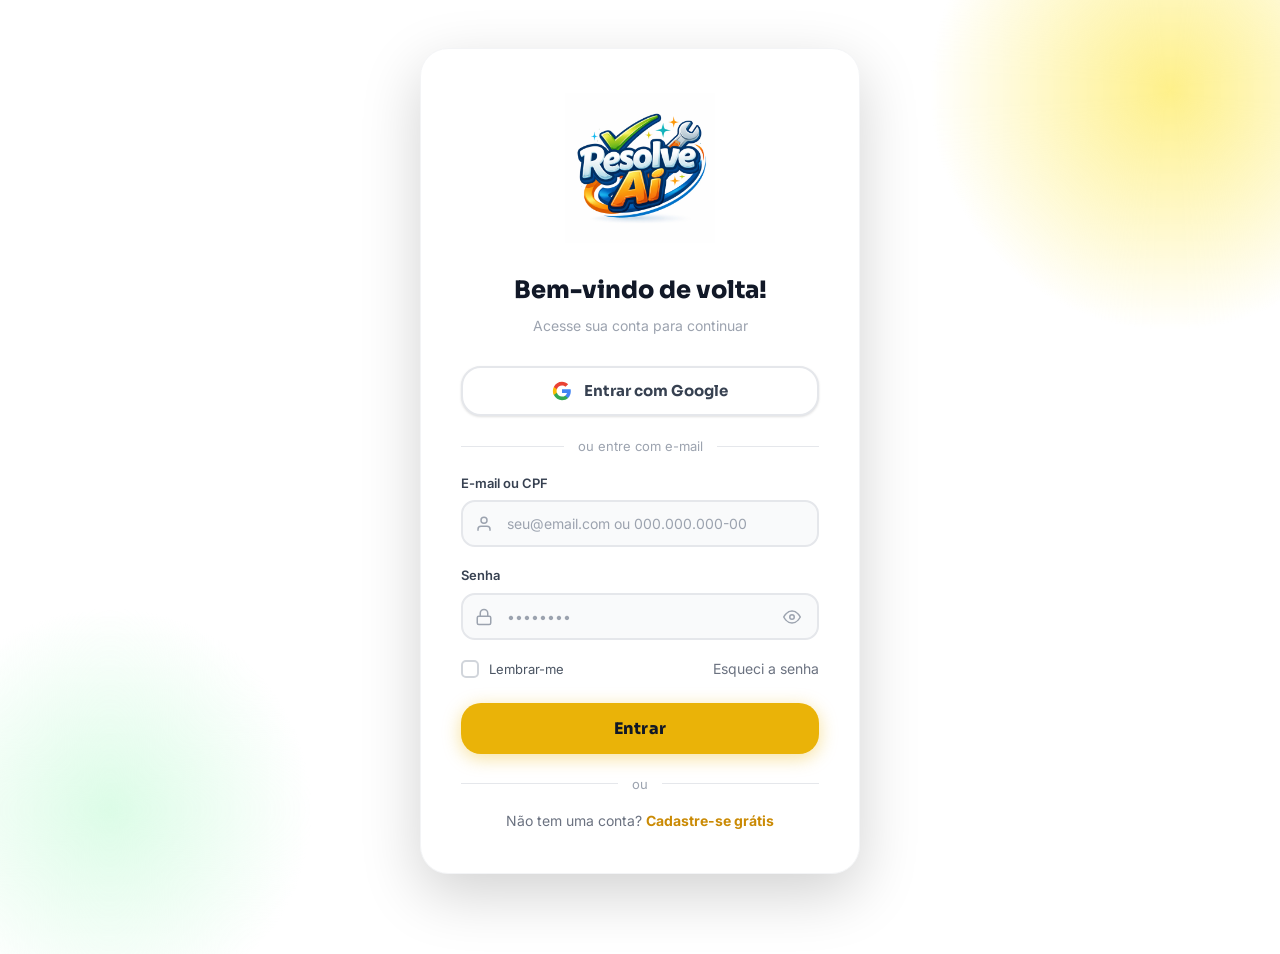
<file: index.html>
<!DOCTYPE html>
<html lang="pt-BR">
<head>
  <meta charset="UTF-8" />
  <meta name="viewport" content="width=device-width, initial-scale=1.0" />
  <title>Resolve Aí – Login</title>
  <link rel="icon" type="image/jpeg" href="IMG/logo_resolveai.jpeg" />
  <link rel="stylesheet" href="CSS/style.css" />
  <link rel="stylesheet" href="CSS/login.css" />
  <link href="https://fonts.googleapis.com/css2?family=Sora:wght@400;600;700;800&family=Inter:wght@400;500;600;700&display=swap" rel="stylesheet" />
  <link rel="stylesheet" href="CSS/page-transition.css" />
</head>
<body class="auth-body">

  <div class="auth-bg-shape shape-1"></div>
  <div class="auth-bg-shape shape-2"></div>

  <main class="auth-card" id="loginCard">
    <div class="logo-wrap">
      <img src="IMG/logo_resolveai.jpeg" alt="Resolve Aí" class="logo-img" />
    </div>

    <h1 class="auth-title">Bem-vindo de volta!</h1>
    <p class="auth-subtitle">Acesse sua conta para continuar</p>

    <!-- Login com Google -->
    <button class="btn-google" id="btnGoogle" onclick="handleGoogleLogin()" type="button">
      <svg viewBox="0 0 24 24" width="20" height="20">
        <path fill="#4285F4" d="M22.56 12.25c0-.78-.07-1.53-.2-2.25H12v4.26h5.92c-.26 1.37-1.04 2.53-2.21 3.31v2.77h3.57c2.08-1.92 3.28-4.74 3.28-8.09z"/>
        <path fill="#34A853" d="M12 23c2.97 0 5.46-.98 7.28-2.66l-3.57-2.77c-.98.66-2.23 1.06-3.71 1.06-2.86 0-5.29-1.93-6.16-4.53H2.18v2.84C3.99 20.53 7.7 23 12 23z"/>
        <path fill="#FBBC05" d="M5.84 14.09c-.22-.66-.35-1.36-.35-2.09s.13-1.43.35-2.09V7.07H2.18C1.43 8.55 1 10.22 1 12s.43 3.45 1.18 4.93l3.66-2.84z"/>
        <path fill="#EA4335" d="M12 5.38c1.62 0 3.06.56 4.21 1.64l3.15-3.15C17.45 2.09 14.97 1 12 1 7.7 1 3.99 3.47 2.18 7.07l3.66 2.84c.87-2.6 3.3-4.53 6.16-4.53z"/>
      </svg>
      Entrar com Google
    </button>

    <div class="auth-divider"><span>ou entre com e-mail</span></div>

    <!-- E-mail ou CPF -->
    <div class="input-group">
      <label for="identifier">E-mail ou CPF</label>
      <div class="input-wrapper">
        <svg class="input-icon" viewBox="0 0 24 24" fill="none" stroke="currentColor" stroke-width="2"><path d="M20 21v-2a4 4 0 0 0-4-4H8a4 4 0 0 0-4 4v2"/><circle cx="12" cy="7" r="4"/></svg>
        <input type="text" id="identifier" placeholder="seu@email.com ou 000.000.000-00" autocomplete="username" />
      </div>
    </div>

    <!-- Senha -->
    <div class="input-group">
      <label for="password">Senha</label>
      <div class="input-wrapper">
        <svg class="input-icon" viewBox="0 0 24 24" fill="none" stroke="currentColor" stroke-width="2"><rect x="3" y="11" width="18" height="11" rx="2" ry="2"/><path d="M7 11V7a5 5 0 0 1 10 0v4"/></svg>
        <input type="password" id="password" placeholder="••••••••" autocomplete="current-password" />
        <button class="toggle-password" type="button" onclick="togglePassword('password', this)" aria-label="Mostrar senha">
          <svg viewBox="0 0 24 24" fill="none" stroke="currentColor" stroke-width="2"><path d="M1 12s4-8 11-8 11 8 11 8-4 8-11 8-11-8-11-8z"/><circle cx="12" cy="12" r="3"/></svg>
        </button>
      </div>
    </div>

    <!-- Opções -->
    <div class="auth-options">
      <label class="remember-me">
        <input type="checkbox" id="remember" />
        <span class="checkmark"></span>
        Lembrar-me
      </label>
      <a href="forgot-password.html" class="link-secondary">Esqueci a senha</a>
    </div>

    <button class="btn-primary" id="btnLogin" onclick="handleLogin()">Entrar</button>

    <div class="auth-divider" style="margin-top:20px;"><span>ou</span></div>

    <p class="auth-switch">
      Não tem uma conta?
      <a href="register.html" class="link-accent">Cadastre-se grátis</a>
    </p>
  </main>

  <script src="JS/auth.js"></script>
  <script src="JS/login-google.js"></script>
  <script src="JS/page-transition.js"></script>
</body>
</html>
</file>
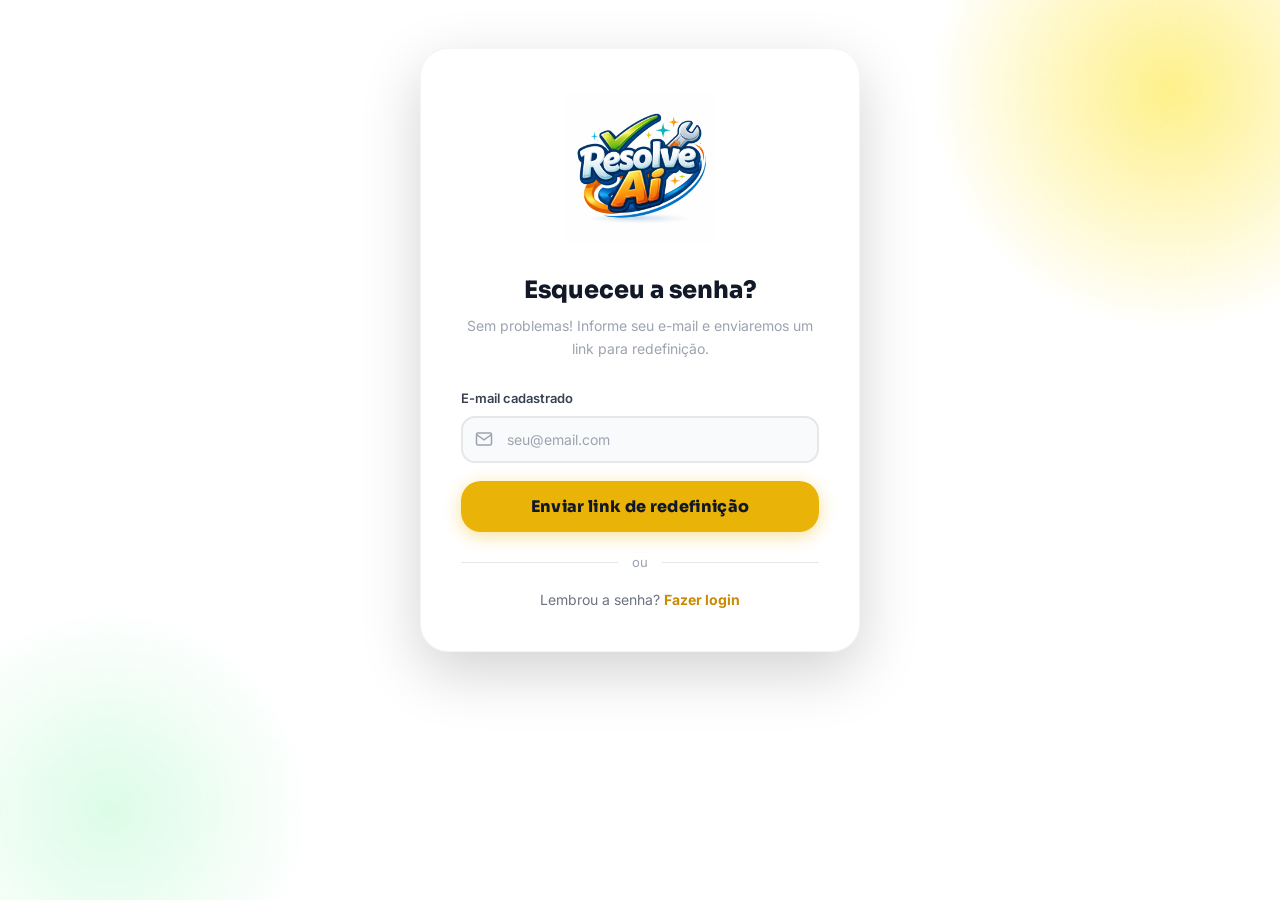
<file: forgot-password.html>
<!DOCTYPE html>
<html lang="pt-BR">
<head>
  <meta charset="UTF-8" />
  <meta name="viewport" content="width=device-width, initial-scale=1.0" />
  <title>Resolve Aí – Esqueci a senha</title>
  <link rel="icon" type="image/jpeg" href="IMG/logo_resolveai.jpeg" />
  <link rel="stylesheet" href="CSS/style.css" />
  <link rel="stylesheet" href="CSS/login.css" />
  <link href="https://fonts.googleapis.com/css2?family=Sora:wght@400;600;700;800&family=Inter:wght@400;500;600;700&display=swap" rel="stylesheet" />
  <link rel="stylesheet" href="CSS/page-transition.css" />
</head>
<body class="auth-body">

  <div class="auth-bg-shape shape-1"></div>
  <div class="auth-bg-shape shape-2"></div>

  <main class="auth-card">
    <div class="logo-wrap">
      <img src="IMG/logo_resolveai.jpeg" alt="Resolve Aí" class="logo-img" />
    </div>

    <div id="stepRequest">
      <h1 class="auth-title">Esqueceu a senha?</h1>
      <p class="auth-subtitle">Sem problemas! Informe seu e-mail e enviaremos um link para redefinição.</p>

      <div class="input-group">
        <label for="resetEmail">E-mail cadastrado</label>
        <div class="input-wrapper">
          <svg class="input-icon" viewBox="0 0 24 24" fill="none" stroke="currentColor" stroke-width="2"><path d="M4 4h16c1.1 0 2 .9 2 2v12c0 1.1-.9 2-2 2H4c-1.1 0-2-.9-2-2V6c0-1.1.9-2 2-2z"/><polyline points="22,6 12,13 2,6"/></svg>
          <input type="email" id="resetEmail" placeholder="seu@email.com" autocomplete="email" />
        </div>
      </div>

      <button class="btn-primary" style="width:100%" onclick="handleForgotPassword()">Enviar link de redefinição</button>
    </div>

    <div id="stepSuccess" style="display:none; text-align:center;">
      <div style="font-size:56px; margin-bottom:16px;">📬</div>
      <h1 class="auth-title">E-mail enviado!</h1>
      <p class="auth-subtitle" style="margin-bottom:28px">Verifique sua caixa de entrada e siga as instruções para redefinir sua senha.</p>
      <button class="btn-primary" style="width:100%" onclick="window.location.href='index.html'">Voltar ao login</button>
    </div>

    <div class="auth-divider"><span>ou</span></div>

    <p class="auth-switch">
      Lembrou a senha?
      <a href="index.html" class="link-accent">Fazer login</a>
    </p>
  </main>

  <script src="JS/auth.js"></script>
  <script src="JS/forgot-password.js"></script>
  <script src="JS/page-transition.js"></script>
</body>
</html>
</file>
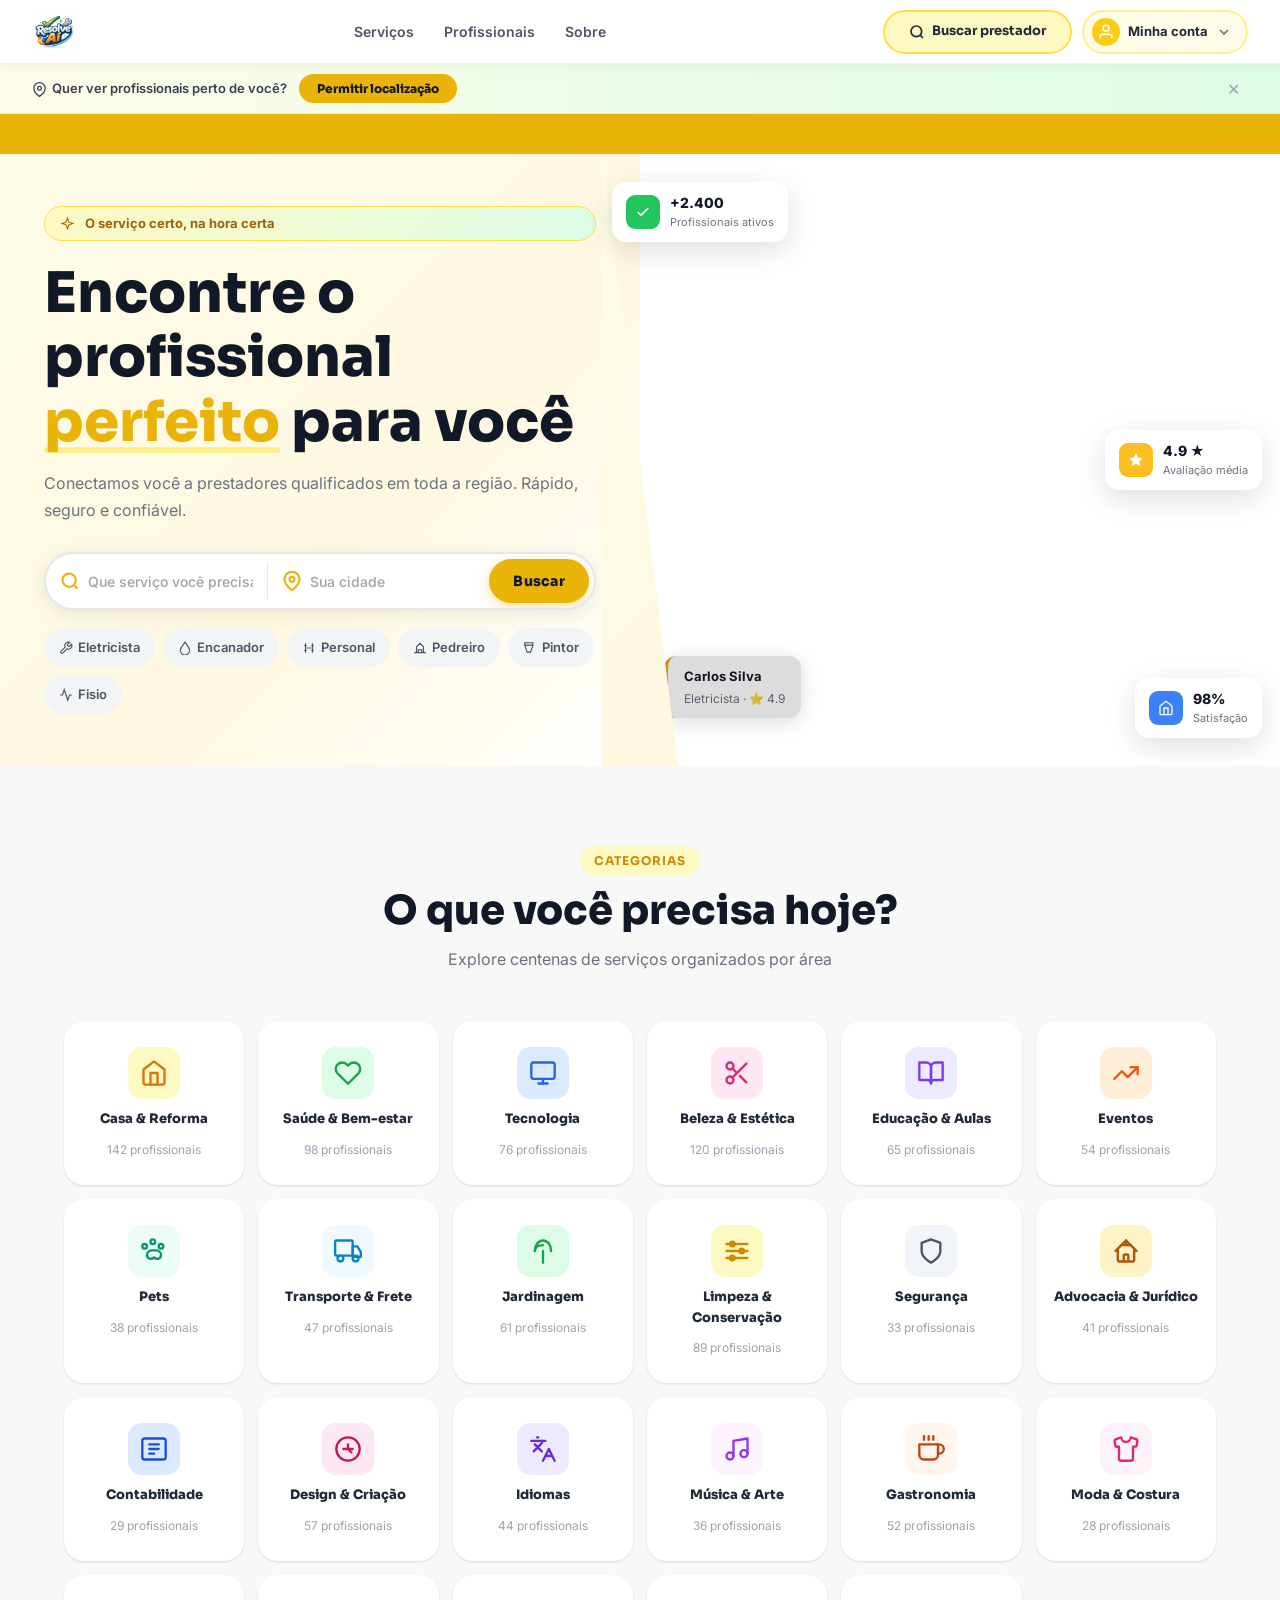
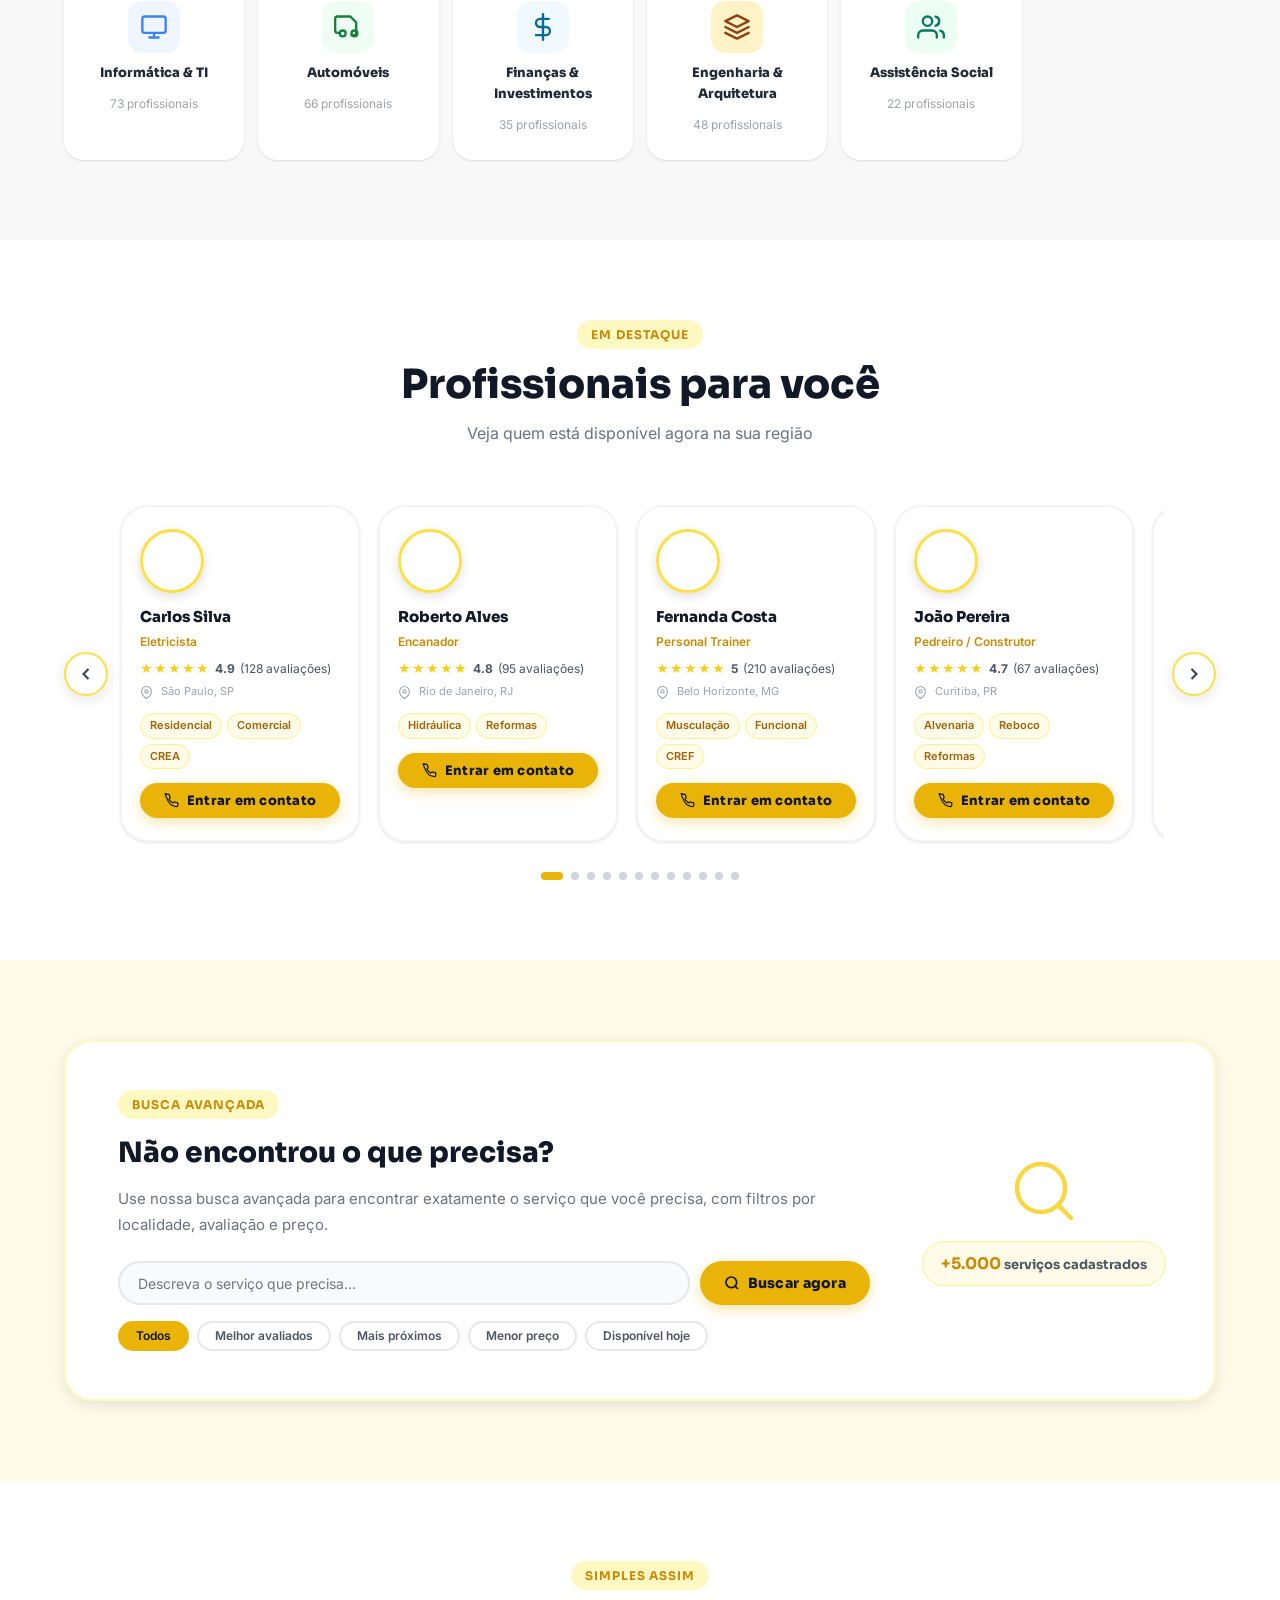
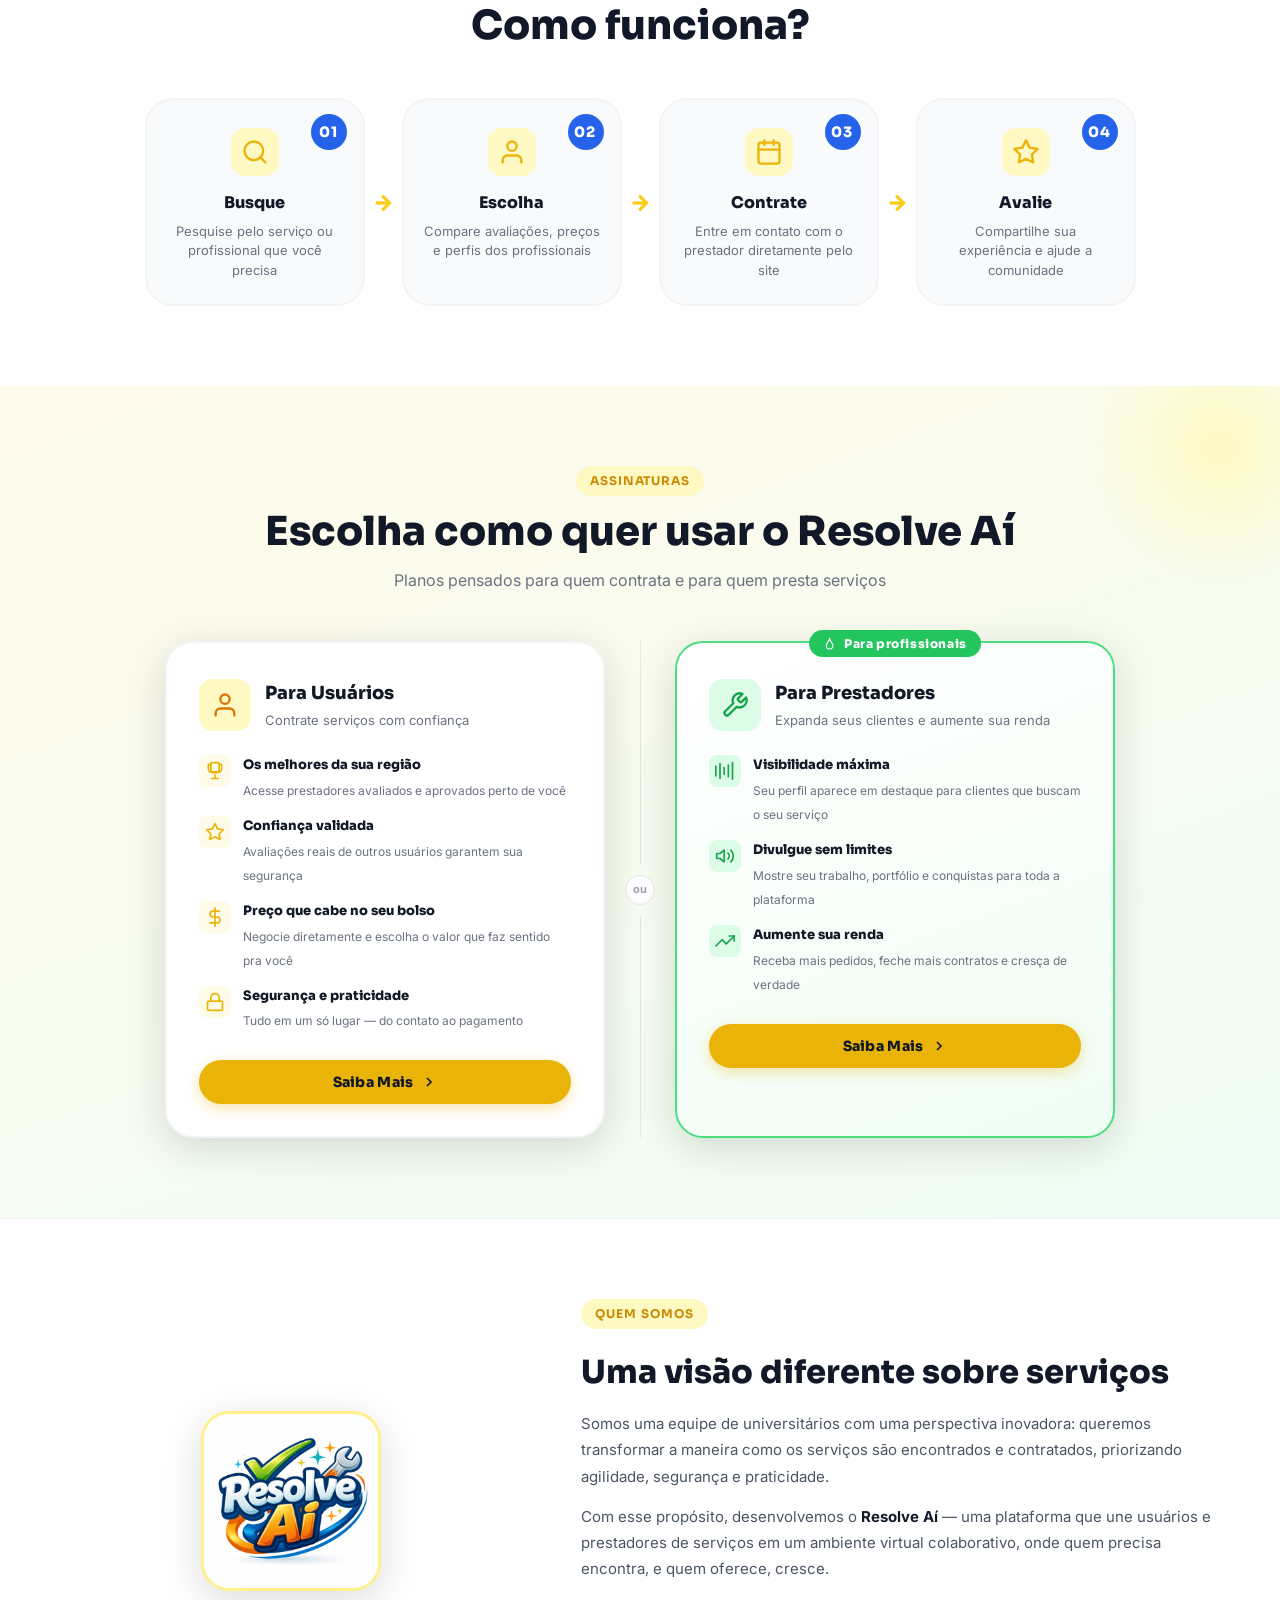
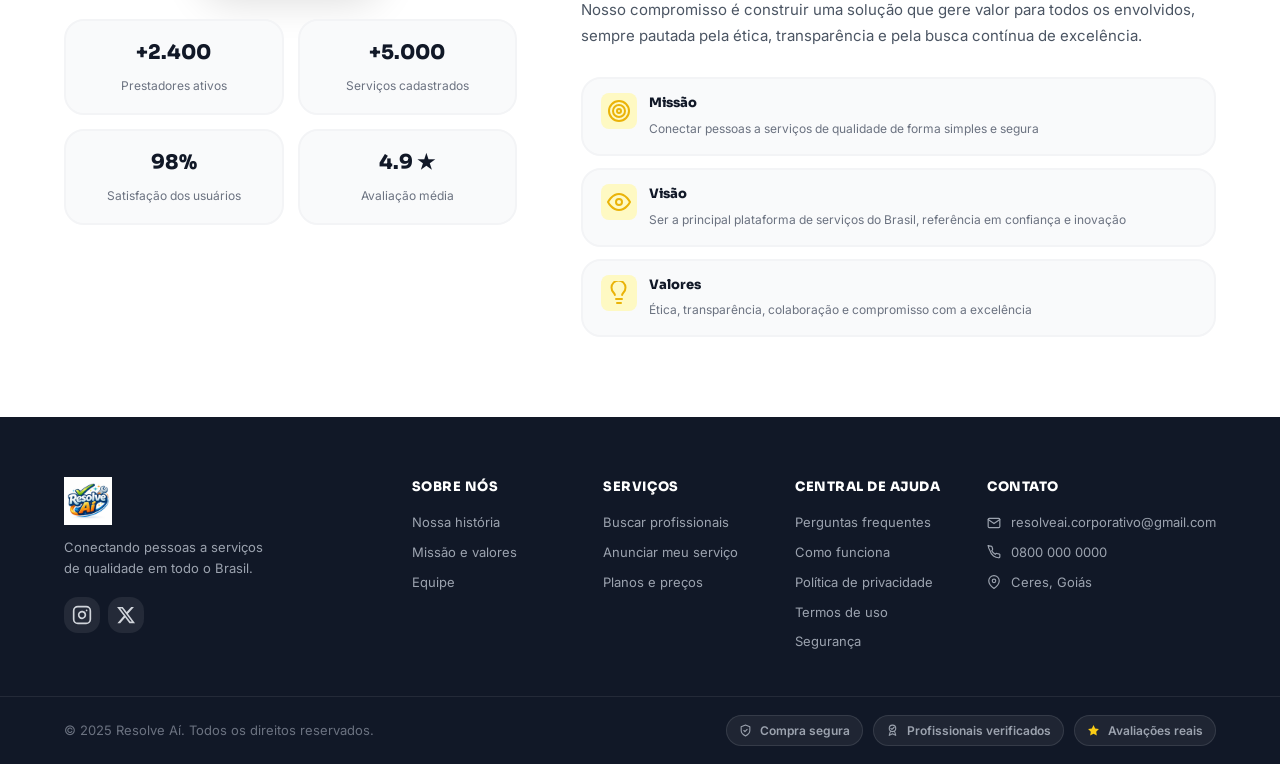
<file: home.html>
<!DOCTYPE html>
<html lang="pt-BR">
<head>
  <meta charset="UTF-8" />
  <meta name="viewport" content="width=device-width, initial-scale=1.0" />
  <title>Resolve Aí – Início</title>
  <link rel="icon" type="image/jpeg" href="IMG/logo_resolveai.jpeg" />
  <link rel="stylesheet" href="CSS/style.css" />
  <link rel="stylesheet" href="CSS/home.css" />
  <link rel="stylesheet" href="CSS/home-fix.css" />
  <link href="https://fonts.googleapis.com/css2?family=Sora:wght@400;600;700;800&family=Inter:wght@400;500;600;700&display=swap" rel="stylesheet" />
  <link rel="stylesheet" href="CSS/home-modals.css" />
  <link rel="stylesheet" href="CSS/page-transition.css" />
</head>
<body>

  <!-- ===== NAVBAR ===== -->
  <header class="navbar">
    <a href="home.html" class="navbar-logo">
      <img src="IMG/logo_resolveai.jpeg" alt="Resolve Aí" class="nav-logo-img" />
    </a>
    <nav class="navbar-links">
      <a href="#servicos"       class="nav-link">Serviços</a>
      <a href="#profissionais"  class="nav-link">Profissionais</a>
      <a href="#sobre"          class="nav-link">Sobre</a>
    </nav>
    <div class="navbar-user">
      <a href="#busca" class="btn-secondary nav-search-btn">
        <svg viewBox="0 0 24 24" fill="none" stroke="currentColor" stroke-width="2.5"><circle cx="11" cy="11" r="8"/><line x1="21" y1="21" x2="16.65" y2="16.65"/></svg>
        Buscar prestador
      </a>
      <div class="user-avatar" id="userAvatar" onclick="toggleUserMenu()">
        <svg viewBox="0 0 24 24" fill="none" stroke="currentColor" stroke-width="2"><path d="M20 21v-2a4 4 0 0 0-4-4H8a4 4 0 0 0-4 4v2"/><circle cx="12" cy="7" r="4"/></svg>
        <span id="userNameNav">Usuário</span>
        <svg class="chevron" viewBox="0 0 24 24" fill="none" stroke="currentColor" stroke-width="2.5"><polyline points="6 9 12 15 18 9"/></svg>
      </div>
      <div class="user-menu" id="userMenu">
        <a href="profile.html" class="user-menu-item">
          <svg viewBox="0 0 24 24" fill="none" stroke="currentColor" stroke-width="2"><path d="M20 21v-2a4 4 0 0 0-4-4H8a4 4 0 0 0-4 4v2"/><circle cx="12" cy="7" r="4"/></svg>
          Meu Perfil
        </a>
        <a href="conversas.html" class="user-menu-item">
          <svg viewBox="0 0 24 24" fill="none" stroke="currentColor" stroke-width="2"><path d="M14 2H6a2 2 0 0 0-2 2v16a2 2 0 0 0 2 2h12a2 2 0 0 0 2-2V8z"/><polyline points="14 2 14 8 20 8"/></svg>
          Minhas conversas
        </a>
        <div class="menu-divider"></div>
        <a href="index.html" class="user-menu-item logout">
          <svg viewBox="0 0 24 24" fill="none" stroke="currentColor" stroke-width="2"><path d="M9 21H5a2 2 0 0 1-2-2V5a2 2 0 0 1 2-2h4"/><polyline points="16 17 21 12 16 7"/><line x1="21" y1="12" x2="9" y2="12"/></svg>
          Sair
        </a>
      </div>
    </div>
    <button class="hamburger" onclick="toggleMobileMenu()" aria-label="Menu">
      <span></span><span></span><span></span>
    </button>
  </header>

  <!-- BANNER DE LOCALIZAÇÃO (visível apenas quando não há cidade salva) -->
  <div id="locationBanner" class="location-banner" style="display:none;">
    <span><svg viewBox="0 0 24 24" fill="none" stroke="currentColor" stroke-width="2" stroke-linecap="round" stroke-linejoin="round" style="width:15px;height:15px;display:inline;vertical-align:middle;margin-right:5px"><path d="M21 10c0 7-9 13-9 13s-9-6-9-13a9 9 0 0 1 18 0z"/><circle cx="12" cy="10" r="3"/></svg>Quer ver profissionais perto de você?</span>
    <button class="btn-location-allow" onclick="allowLocationFromBanner()">Permitir localização</button>
    <button class="btn-location-dismiss" onclick="dismissLocationBanner()" aria-label="Fechar">✕</button>
  </div>

  <main>

    <!-- HERO (estilo magazine com foto real de prestador) -->
    <section class="hero hero-magazine" id="busca">

      <!-- Faixa de destaque deslizante (topo do hero) -->
      <div class="hero-ticker-wrap">
        <div class="hero-ticker">
          <span>⭐ +2.400 profissionais verificados</span>
          <span>•</span>
          <span>🔥 Contrate em minutos, pague depois</span>
          <span>•</span>
          <span>📍 Prestadores perto de você</span>
          <span>•</span>
          <span>✅ 98% de satisfação garantida</span>
          <span>•</span>
          <span>⭐ +2.400 profissionais verificados</span>
          <span>•</span>
          <span>🔥 Contrate em minutos, pague depois</span>
          <span>•</span>
          <span>📍 Prestadores perto de você</span>
          <span>•</span>
          <span>✅ 98% de satisfação garantida</span>
          <span>•</span>
        </div>
      </div>

      <!-- Hero dividido: conteúdo esquerdo + foto direita -->
      <div class="hero-magazine-inner">

        <!-- Lado esquerdo: copy + busca -->
        <div class="hero-magazine-content">
          <div class="hero-badge">
            <svg viewBox="0 0 24 24" fill="none" stroke="currentColor" stroke-width="2" style="width:13px;height:13px;display:inline-block;vertical-align:middle;margin-right:5px"><path d="M12 2L9.5 9.5 2 12l7.5 2.5L12 22l2.5-7.5L22 12l-7.5-2.5z"/></svg>
            O serviço certo, na hora certa
          </div>
          <h1 class="hero-title">
            Encontre o profissional<br>
            <span class="highlight">perfeito</span> para você
          </h1>
          <p class="hero-desc">Conectamos você a prestadores qualificados em toda a região. Rápido, seguro e confiável.</p>

          <div class="search-bar">
            <div class="search-input-wrap">
              <svg viewBox="0 0 24 24" fill="none" stroke="currentColor" stroke-width="2.5"><circle cx="11" cy="11" r="8"/><line x1="21" y1="21" x2="16.65" y2="16.65"/></svg>
              <input type="text" id="heroSearch" placeholder="Que serviço você precisa?" />
            </div>
            <div class="search-location-wrap">
              <svg viewBox="0 0 24 24" fill="none" stroke="currentColor" stroke-width="2.5"><path d="M21 10c0 7-9 13-9 13s-9-6-9-13a9 9 0 0 1 18 0z"/><circle cx="12" cy="10" r="3"/></svg>
              <input type="text" placeholder="Sua cidade" />
            </div>
            <button class="btn-primary search-btn" onclick="handleSearch()">Buscar</button>
          </div>

          <div class="hero-tags">
            <span class="tag" onclick="quickSearch(this)"><svg viewBox="0 0 24 24" fill="none" stroke="currentColor" stroke-width="2" class="tag-icon"><path d="M14.7 6.3a1 1 0 0 0 0 1.4l1.6 1.6a1 1 0 0 0 1.4 0l3.77-3.77a6 6 0 0 1-7.94 7.94l-6.91 6.91a2.12 2.12 0 0 1-3-3l6.91-6.91a6 6 0 0 1 7.94-7.94l-3.76 3.76z"/></svg>Eletricista</span>
            <span class="tag" onclick="quickSearch(this)"><svg viewBox="0 0 24 24" fill="none" stroke="currentColor" stroke-width="2" class="tag-icon"><path d="M12 2C6 10 4 14 4 16a8 8 0 0 0 16 0c0-2-2-6-8-14z"/></svg>Encanador</span>
            <span class="tag" onclick="quickSearch(this)"><svg viewBox="0 0 24 24" fill="none" stroke="currentColor" stroke-width="2" class="tag-icon"><path d="M6 4v16M18 4v16M4 8h4M16 8h4M4 16h4M16 16h4M8 12h8"/></svg>Personal</span>
            <span class="tag" onclick="quickSearch(this)"><svg viewBox="0 0 24 24" fill="none" stroke="currentColor" stroke-width="2" class="tag-icon"><path d="M2 20h20M6 20V10l6-6 6 6v10M9 20v-5h6v5"/></svg>Pedreiro</span>
            <span class="tag" onclick="quickSearch(this)"><svg viewBox="0 0 24 24" fill="none" stroke="currentColor" stroke-width="2" class="tag-icon"><path d="M3 3h14v4H3zM3 7l4 12h6l4-12"/></svg>Pintor</span>
            <span class="tag" onclick="quickSearch(this)"><svg viewBox="0 0 24 24" fill="none" stroke="currentColor" stroke-width="2" class="tag-icon"><polyline points="22 12 18 12 15 21 9 3 6 12 2 12"/></svg>Fisio</span>
          </div>
        </div>

        <!-- Lado direito: foto de prestador + cards flutuantes -->
        <div class="hero-magazine-photo">

          <!-- Foto principal com efeito de recorte orgânico -->
          <div class="hero-photo-frame">
            <!-- Slide 1: Eletricista -->
            <div class="hero-slide hero-slide-active" style="background-image:url('https://images.unsplash.com/photo-1621905251918-48416bd8575a?w=700&h=800&fit=crop&crop=faces,center')">
              <div class="hero-slide-label">
                <strong>Carlos Silva</strong>
                <span>Eletricista · ⭐ 4.9</span>
              </div>
            </div>
            <!-- Slide 2: Personal -->
            <div class="hero-slide" style="background-image:url('https://images.unsplash.com/photo-1571019613454-1cb2f99b2d8b?w=700&h=800&fit=crop&crop=faces,center')">
              <div class="hero-slide-label">
                <strong>Fernanda Costa</strong>
                <span>Personal Trainer · ⭐ 5.0</span>
              </div>
            </div>
            <!-- Slide 3: Médico -->
            <div class="hero-slide" style="background-image:url('https://images.unsplash.com/photo-1537368910025-700350fe46c7?w=700&h=800&fit=crop&crop=faces,center')">
              <div class="hero-slide-label">
                <strong>Dr. Rafael Borges</strong>
                <span>Médico Clínico · ⭐ 4.9</span>
              </div>
            </div>

            <!-- Indicadores de slide -->
            <div class="hero-slide-dots">
              <span class="hero-dot hero-dot-active" onclick="goHeroSlide(0)"></span>
              <span class="hero-dot" onclick="goHeroSlide(1)"></span>
              <span class="hero-dot" onclick="goHeroSlide(2)"></span>
            </div>
          </div>

          <!-- Cards flutuantes -->
          <div class="hero-float-card hfc-1">
            <div class="hfc-icon" style="background:#22c55e;color:#fff">
              <svg viewBox="0 0 24 24" fill="none" stroke="currentColor" stroke-width="2.5" style="width:16px;height:16px"><polyline points="20 6 9 17 4 12"/></svg>
            </div>
            <div>
              <strong>+2.400</strong>
              <small>Profissionais ativos</small>
            </div>
          </div>

          <div class="hero-float-card hfc-2">
            <div class="hfc-icon" style="background:#fbbf24;color:#fff">
              <svg viewBox="0 0 24 24" fill="currentColor" stroke="none" style="width:16px;height:16px"><polygon points="12 2 15.09 8.26 22 9.27 17 14.14 18.18 21.02 12 17.77 5.82 21.02 7 14.14 2 9.27 8.91 8.26 12 2"/></svg>
            </div>
            <div>
              <strong>4.9 ★</strong>
              <small>Avaliação média</small>
            </div>
          </div>

          <div class="hero-float-card hfc-3">
            <div class="hfc-icon" style="background:#3b82f6;color:#fff">
              <svg viewBox="0 0 24 24" fill="none" stroke="currentColor" stroke-width="2" style="width:16px;height:16px"><path d="M3 9l9-7 9 7v11a2 2 0 0 1-2 2H5a2 2 0 0 1-2-2z"/><polyline points="9 22 9 12 15 12 15 22"/></svg>
            </div>
            <div>
              <strong>98%</strong>
              <small>Satisfação</small>
            </div>
          </div>

        </div>
      </div>

    </section>

    <!-- CATEGORIAS -->
    <section class="categories-section" id="servicos">
      <div class="container">
        <div class="section-header">
          <span class="section-badge">Categorias</span>
          <h2 class="section-title">O que você precisa hoje?</h2>
          <p class="section-desc">Explore centenas de serviços organizados por área</p>
        </div>
        <div class="categories-grid">
          <div class="category-card" onclick="filterByCategory('Casa & Reforma')">
            <div class="cat-icon" style="background:#fef9c3;color:#d97706"><svg viewBox="0 0 24 24" fill="none" stroke="currentColor" stroke-width="2" stroke-linecap="round" stroke-linejoin="round"><path d="M3 9l9-7 9 7v11a2 2 0 0 1-2 2H5a2 2 0 0 1-2-2z"/><polyline points="9 22 9 12 15 12 15 22"/></svg></div>
            <span>Casa & Reforma</span><small>142 profissionais</small>
          </div>
          <div class="category-card" onclick="filterByCategory('Saúde')">
            <div class="cat-icon" style="background:#dcfce7;color:#16a34a"><svg viewBox="0 0 24 24" fill="none" stroke="currentColor" stroke-width="2" stroke-linecap="round" stroke-linejoin="round"><path d="M20.84 4.61a5.5 5.5 0 0 0-7.78 0L12 5.67l-1.06-1.06a5.5 5.5 0 0 0-7.78 7.78l1.06 1.06L12 21.23l7.78-7.78 1.06-1.06a5.5 5.5 0 0 0 0-7.78z"/></svg></div>
            <span>Saúde & Bem-estar</span><small>98 profissionais</small>
          </div>
          <div class="category-card" onclick="filterByCategory('Tecnologia')">
            <div class="cat-icon" style="background:#dbeafe;color:#2563eb"><svg viewBox="0 0 24 24" fill="none" stroke="currentColor" stroke-width="2" stroke-linecap="round" stroke-linejoin="round"><rect x="2" y="3" width="20" height="14" rx="2"/><line x1="8" y1="21" x2="16" y2="21"/><line x1="12" y1="17" x2="12" y2="21"/></svg></div>
            <span>Tecnologia</span><small>76 profissionais</small>
          </div>
          <div class="category-card" onclick="filterByCategory('Beleza')">
            <div class="cat-icon" style="background:#fce7f3;color:#db2777"><svg viewBox="0 0 24 24" fill="none" stroke="currentColor" stroke-width="2" stroke-linecap="round" stroke-linejoin="round"><circle cx="6" cy="6" r="3"/><circle cx="6" cy="18" r="3"/><line x1="20" y1="4" x2="8.12" y2="15.88"/><line x1="14.47" y1="14.48" x2="20" y2="20"/><line x1="8.12" y1="8.12" x2="12" y2="12"/></svg></div>
            <span>Beleza & Estética</span><small>120 profissionais</small>
          </div>
          <div class="category-card" onclick="filterByCategory('Educação')">
            <div class="cat-icon" style="background:#ede9fe;color:#7c3aed"><svg viewBox="0 0 24 24" fill="none" stroke="currentColor" stroke-width="2" stroke-linecap="round" stroke-linejoin="round"><path d="M2 3h6a4 4 0 0 1 4 4v14a3 3 0 0 0-3-3H2z"/><path d="M22 3h-6a4 4 0 0 0-4 4v14a3 3 0 0 1 3-3h7z"/></svg></div>
            <span>Educação & Aulas</span><small>65 profissionais</small>
          </div>
          <div class="category-card" onclick="filterByCategory('Eventos')">
            <div class="cat-icon" style="background:#ffedd5;color:#ea580c"><svg viewBox="0 0 24 24" fill="none" stroke="currentColor" stroke-width="2" stroke-linecap="round" stroke-linejoin="round"><polyline points="22 7 13.5 15.5 8.5 10.5 2 17"/><line x1="16" y1="7" x2="22" y2="7"/><line x1="22" y1="7" x2="22" y2="13"/></svg></div>
            <span>Eventos</span><small>54 profissionais</small>
          </div>
          <div class="category-card" onclick="filterByCategory('Pets')">
            <div class="cat-icon" style="background:#ecfdf5;color:#059669"><svg viewBox="0 0 24 24" fill="none" stroke="currentColor" stroke-width="2" stroke-linecap="round" stroke-linejoin="round"><circle cx="11" cy="4" r="2"/><circle cx="18" cy="8" r="2"/><circle cx="4" cy="8" r="2"/><path d="M12 17.5c-2.5 2.5-6 1-6-2a4 4 0 0 1 4-4h4a4 4 0 0 1 4 4c0 3-3.5 4.5-6 2z"/></svg></div>
            <span>Pets</span><small>38 profissionais</small>
          </div>
          <div class="category-card" onclick="filterByCategory('Transporte')">
            <div class="cat-icon" style="background:#f0f9ff;color:#0284c7"><svg viewBox="0 0 24 24" fill="none" stroke="currentColor" stroke-width="2" stroke-linecap="round" stroke-linejoin="round"><rect x="1" y="3" width="15" height="13" rx="1"/><path d="M16 8h4l3 5v4h-7z"/><circle cx="5.5" cy="18.5" r="2.5"/><circle cx="18.5" cy="18.5" r="2.5"/></svg></div>
            <span>Transporte & Frete</span><small>47 profissionais</small>
          </div>
          <div class="category-card" onclick="filterByCategory('Jardinagem')">
            <div class="cat-icon" style="background:#dcfce7;color:#16a34a"><svg viewBox="0 0 24 24" fill="none" stroke="currentColor" stroke-width="2" stroke-linecap="round" stroke-linejoin="round"><path d="M12 22V12"/><path d="M5 12C5 7 8 3 12 3s7 4 7 9"/><path d="M5 12c0-3 2-5 7-5"/></svg></div>
            <span>Jardinagem</span><small>61 profissionais</small>
          </div>
          <div class="category-card" onclick="filterByCategory('Limpeza')">
            <div class="cat-icon" style="background:#fef9c3;color:#ca8a04"><svg viewBox="0 0 24 24" fill="none" stroke="currentColor" stroke-width="2" stroke-linecap="round" stroke-linejoin="round"><path d="M3 6h18M3 12h18M3 18h18"/><circle cx="8" cy="6" r="2"/><circle cx="16" cy="12" r="2"/><circle cx="8" cy="18" r="2"/></svg></div>
            <span>Limpeza & Conservação</span><small>89 profissionais</small>
          </div>
          <div class="category-card" onclick="filterByCategory('Segurança')">
            <div class="cat-icon" style="background:#f1f5f9;color:#475569"><svg viewBox="0 0 24 24" fill="none" stroke="currentColor" stroke-width="2" stroke-linecap="round" stroke-linejoin="round"><path d="M12 22s8-4 8-10V5l-8-3-8 3v7c0 6 8 10 8 10z"/></svg></div>
            <span>Segurança</span><small>33 profissionais</small>
          </div>
          <div class="category-card" onclick="filterByCategory('Advocacia')">
            <div class="cat-icon" style="background:#fef3c7;color:#b45309"><svg viewBox="0 0 24 24" fill="none" stroke="currentColor" stroke-width="2" stroke-linecap="round" stroke-linejoin="round"><path d="M3 12l2-2m0 0l7-7 7 7M5 10v10a1 1 0 001 1h3m10-11l2 2m-2-2v10a1 1 0 01-1 1h-3m-6 0a1 1 0 001-1v-4a1 1 0 011-1h2a1 1 0 011 1v4a1 1 0 001 1m-6 0h6"/><path d="M12 3v4M8 7h8"/></svg></div>
            <span>Advocacia & Jurídico</span><small>41 profissionais</small>
          </div>
          <div class="category-card" onclick="filterByCategory('Contabilidade')">
            <div class="cat-icon" style="background:#dbeafe;color:#1d4ed8"><svg viewBox="0 0 24 24" fill="none" stroke="currentColor" stroke-width="2" stroke-linecap="round" stroke-linejoin="round"><rect x="2" y="3" width="20" height="18" rx="2"/><line x1="8" y1="8" x2="16" y2="8"/><line x1="8" y1="12" x2="16" y2="12"/><line x1="8" y1="16" x2="12" y2="16"/></svg></div>
            <span>Contabilidade</span><small>29 profissionais</small>
          </div>
          <div class="category-card" onclick="filterByCategory('Design')">
            <div class="cat-icon" style="background:#fce7f3;color:#be185d"><svg viewBox="0 0 24 24" fill="none" stroke="currentColor" stroke-width="2" stroke-linecap="round" stroke-linejoin="round"><circle cx="12" cy="12" r="10"/><path d="M12 8v4l3 3"/><path d="M8 12h8"/></svg></div>
            <span>Design & Criação</span><small>57 profissionais</small>
          </div>
          <div class="category-card" onclick="filterByCategory('Idiomas')">
            <div class="cat-icon" style="background:#ede9fe;color:#6d28d9"><svg viewBox="0 0 24 24" fill="none" stroke="currentColor" stroke-width="2" stroke-linecap="round" stroke-linejoin="round"><path d="M5 8l6 6M4 14l6-6 2-3M2 5h12M7 2h1M22 22l-5-10-5 10M14 18h6"/></svg></div>
            <span>Idiomas</span><small>44 profissionais</small>
          </div>
          <div class="category-card" onclick="filterByCategory('Música')">
            <div class="cat-icon" style="background:#fdf4ff;color:#9333ea"><svg viewBox="0 0 24 24" fill="none" stroke="currentColor" stroke-width="2" stroke-linecap="round" stroke-linejoin="round"><path d="M9 18V5l12-2v13"/><circle cx="6" cy="18" r="3"/><circle cx="18" cy="16" r="3"/></svg></div>
            <span>Música & Arte</span><small>36 profissionais</small>
          </div>
          <div class="category-card" onclick="filterByCategory('Gastronomia')">
            <div class="cat-icon" style="background:#fff7ed;color:#c2410c"><svg viewBox="0 0 24 24" fill="none" stroke="currentColor" stroke-width="2" stroke-linecap="round" stroke-linejoin="round"><path d="M18 8h1a4 4 0 0 1 0 8h-1"/><path d="M2 8h16v9a4 4 0 0 1-4 4H6a4 4 0 0 1-4-4V8z"/><line x1="6" y1="1" x2="6" y2="4"/><line x1="10" y1="1" x2="10" y2="4"/><line x1="14" y1="1" x2="14" y2="4"/></svg></div>
            <span>Gastronomia</span><small>52 profissionais</small>
          </div>
          <div class="category-card" onclick="filterByCategory('Moda')">
            <div class="cat-icon" style="background:#fdf2f8;color:#db2777"><svg viewBox="0 0 24 24" fill="none" stroke="currentColor" stroke-width="2" stroke-linecap="round" stroke-linejoin="round"><path d="M20.38 3.46L16 2a4 4 0 01-8 0L3.62 3.46a2 2 0 00-1.34 2.23l.58 3.57a1 1 0 00.99.84H6v10c0 1.1.9 2 2 2h8a2 2 0 002-2V10h2.15a1 1 0 00.99-.84l.58-3.57a2 2 0 00-1.34-2.23z"/></svg></div>
            <span>Moda & Costura</span><small>28 profissionais</small>
          </div>
          <div class="category-card" onclick="filterByCategory('Informática')">
            <div class="cat-icon" style="background:#eff6ff;color:#3b82f6"><svg viewBox="0 0 24 24" fill="none" stroke="currentColor" stroke-width="2" stroke-linecap="round" stroke-linejoin="round"><rect x="2" y="3" width="20" height="14" rx="2"/><line x1="8" y1="21" x2="16" y2="21"/><line x1="12" y1="17" x2="12" y2="21"/></svg></div>
            <span>Informática & TI</span><small>73 profissionais</small>
          </div>
          <div class="category-card" onclick="filterByCategory('Automóveis')">
            <div class="cat-icon" style="background:#f0fdf4;color:#15803d"><svg viewBox="0 0 24 24" fill="none" stroke="currentColor" stroke-width="2" stroke-linecap="round" stroke-linejoin="round"><path d="M5 17H3a2 2 0 0 1-2-2V5a2 2 0 0 1 2-2h11l5 5v9a2 2 0 0 1-2 2h-2"/><circle cx="7.5" cy="17.5" r="2.5"/><circle cx="17.5" cy="17.5" r="2.5"/></svg></div>
            <span>Automóveis</span><small>66 profissionais</small>
          </div>
          <div class="category-card" onclick="filterByCategory('Finanças')">
            <div class="cat-icon" style="background:#f0f9ff;color:#0369a1"><svg viewBox="0 0 24 24" fill="none" stroke="currentColor" stroke-width="2" stroke-linecap="round" stroke-linejoin="round"><line x1="12" y1="1" x2="12" y2="23"/><path d="M17 5H9.5a3.5 3.5 0 0 0 0 7h5a3.5 3.5 0 0 1 0 7H6"/></svg></div>
            <span>Finanças & Investimentos</span><small>35 profissionais</small>
          </div>
          <div class="category-card" onclick="filterByCategory('Engenharia')">
            <div class="cat-icon" style="background:#fef3c7;color:#92400e"><svg viewBox="0 0 24 24" fill="none" stroke="currentColor" stroke-width="2" stroke-linecap="round" stroke-linejoin="round"><polygon points="12 2 2 7 12 12 22 7 12 2"/><polyline points="2 17 12 22 22 17"/><polyline points="2 12 12 17 22 12"/></svg></div>
            <span>Engenharia & Arquitetura</span><small>48 profissionais</small>
          </div>
          <div class="category-card" onclick="filterByCategory('Assistência Social')">
            <div class="cat-icon" style="background:#ecfdf5;color:#047857"><svg viewBox="0 0 24 24" fill="none" stroke="currentColor" stroke-width="2" stroke-linecap="round" stroke-linejoin="round"><path d="M17 21v-2a4 4 0 0 0-4-4H5a4 4 0 0 0-4 4v2"/><circle cx="9" cy="7" r="4"/><path d="M23 21v-2a4 4 0 0 0-3-3.87"/><path d="M16 3.13a4 4 0 0 1 0 7.75"/></svg></div>
            <span>Assistência Social</span><small>22 profissionais</small>
          </div>
        </div>
      </div>
    </section>

    <!-- CARROSSEL -->
    <section class="carousel-section" id="profissionais">
      <div class="container">
        <div class="section-header">
          <span class="section-badge">Em destaque</span>
          <h2 class="section-title">Profissionais para você</h2>
          <p class="section-desc">Veja quem está disponível agora na sua região</p>
        </div>
        <div class="carousel-outer">
          <button class="carousel-btn" onclick="slideCarousel(-1)" aria-label="Anterior">
            <svg viewBox="0 0 24 24" fill="none" stroke="currentColor" stroke-width="2.5"><polyline points="15 18 9 12 15 6"/></svg>
          </button>
          <div class="carousel-wrapper">
            <div class="carousel-track" id="carouselTrack"></div>
          </div>
          <button class="carousel-btn" onclick="slideCarousel(1)" aria-label="Próximo">
            <svg viewBox="0 0 24 24" fill="none" stroke="currentColor" stroke-width="2.5"><polyline points="9 18 15 12 9 6"/></svg>
          </button>
        </div>
        <div class="carousel-dots" id="carouselDots"></div>
      </div>
    </section>

    <!-- BUSCA ESPECÍFICA -->
    <section class="specific-search-section">
      <div class="container">
        <div class="specific-search-card">
          <div class="ss-content">
            <span class="section-badge">Busca avançada</span>
            <h2>Não encontrou o que precisa?</h2>
            <p>Use nossa busca avançada para encontrar exatamente o serviço que você precisa, com filtros por localidade, avaliação e preço.</p>
            <div class="ss-search-bar">
              <input type="text" placeholder="Descreva o serviço que precisa..." id="specificSearch" />
              <button class="btn-primary" onclick="handleSpecificSearch()">
                <svg viewBox="0 0 24 24" fill="none" stroke="currentColor" stroke-width="2.5"><circle cx="11" cy="11" r="8"/><line x1="21" y1="21" x2="16.65" y2="16.65"/></svg>
                Buscar agora
              </button>
            </div>
            <div class="ss-filters">
              <button class="filter-chip active">Todos</button>
              <button class="filter-chip">Melhor avaliados</button>
              <button class="filter-chip">Mais próximos</button>
              <button class="filter-chip">Menor preço</button>
              <button class="filter-chip">Disponível hoje</button>
            </div>
          </div>
          <div class="ss-visual">
            <div class="ss-illustration"><svg viewBox="0 0 24 24" fill="none" stroke="currentColor" stroke-width="1.5" stroke-linecap="round" stroke-linejoin="round"><circle cx="11" cy="11" r="8"/><line x1="21" y1="21" x2="16.65" y2="16.65"/></svg></div>
            <div class="ss-stat"><strong>+5.000</strong> serviços cadastrados</div>
          </div>
        </div>
      </div>
    </section>

    <!-- COMO FUNCIONA -->
    <section class="how-section">
      <div class="container">
        <div class="section-header">
          <span class="section-badge">Simples assim</span>
          <h2 class="section-title">Como funciona?</h2>
        </div>
        <div class="steps-grid">
          <div class="step-card">
            <div class="step-number">01</div>
            <div class="step-icon"><svg viewBox="0 0 24 24" fill="none" stroke="currentColor" stroke-width="2" stroke-linecap="round" stroke-linejoin="round"><circle cx="11" cy="11" r="8"/><line x1="21" y1="21" x2="16.65" y2="16.65"/></svg></div>
            <h3>Busque</h3>
            <p>Pesquise pelo serviço ou profissional que você precisa</p>
          </div>
          <div class="step-arrow">→</div>
          <div class="step-card">
            <div class="step-number">02</div>
            <div class="step-icon"><svg viewBox="0 0 24 24" fill="none" stroke="currentColor" stroke-width="2" stroke-linecap="round" stroke-linejoin="round"><path d="M20 21v-2a4 4 0 0 0-4-4H8a4 4 0 0 0-4 4v2"/><circle cx="12" cy="7" r="4"/></svg></div>
            <h3>Escolha</h3>
            <p>Compare avaliações, preços e perfis dos profissionais</p>
          </div>
          <div class="step-arrow">→</div>
          <div class="step-card">
            <div class="step-number">03</div>
            <div class="step-icon"><svg viewBox="0 0 24 24" fill="none" stroke="currentColor" stroke-width="2" stroke-linecap="round" stroke-linejoin="round"><rect x="3" y="4" width="18" height="18" rx="2"/><line x1="16" y1="2" x2="16" y2="6"/><line x1="8" y1="2" x2="8" y2="6"/><line x1="3" y1="10" x2="21" y2="10"/></svg></div>
            <h3>Contrate</h3>
            <p>Entre em contato com o prestador diretamente pelo site</p>
          </div>
          <div class="step-arrow">→</div>
          <div class="step-card">
            <div class="step-number">04</div>
            <div class="step-icon"><svg viewBox="0 0 24 24" fill="none" stroke="currentColor" stroke-width="2" stroke-linecap="round" stroke-linejoin="round"><polygon points="12 2 15.09 8.26 22 9.27 17 14.14 18.18 21.02 12 17.77 5.82 21.02 7 14.14 2 9.27 8.91 8.26 12 2"/></svg></div>
            <h3>Avalie</h3>
            <p>Compartilhe sua experiência e ajude a comunidade</p>
          </div>
        </div>
      </div>
    </section>

    <!-- ===== SEÇÃO DE PLANOS ===== -->
    <section class="plans-section" id="planos">
      <div class="container">
        <div class="section-header">
          <span class="section-badge">Assinaturas</span>
          <h2 class="section-title">Escolha como quer usar o Resolve Aí</h2>
          <p class="section-desc">Planos pensados para quem contrata e para quem presta serviços</p>
        </div>

        <div class="plans-grid">
          <!-- Card Usuário -->
          <div class="plan-card plan-usuario">
            <div class="plan-card-header">
              <div class="plan-icon-wrap" style="background:#fef9c3;color:#d97706"><svg viewBox="0 0 24 24" fill="none" stroke="currentColor" stroke-width="2" stroke-linecap="round" stroke-linejoin="round"><path d="M20 21v-2a4 4 0 0 0-4-4H8a4 4 0 0 0-4 4v2"/><circle cx="12" cy="7" r="4"/></svg></div>
              <div>
                <h3 class="plan-card-title">Para Usuários</h3>
                <p class="plan-card-sub">Contrate serviços com confiança</p>
              </div>
            </div>
            <ul class="plan-benefits">
              <li>
                <span class="benefit-icon"><svg viewBox="0 0 24 24" fill="none" stroke="currentColor" stroke-width="2" stroke-linecap="round" stroke-linejoin="round"><path d="M8 21h8M12 17v4"/><path d="M7 4H4v5a5 5 0 0 0 5 5h6a5 5 0 0 0 5-5V4h-3"/><rect x="7" y="2" width="10" height="11" rx="1"/></svg></span>
                <div>
                  <strong>Os melhores da sua região</strong>
                  <small>Acesse prestadores avaliados e aprovados perto de você</small>
                </div>
              </li>
              <li>
                <span class="benefit-icon"><svg viewBox="0 0 24 24" fill="none" stroke="currentColor" stroke-width="2" stroke-linecap="round" stroke-linejoin="round"><polygon points="12 2 15.09 8.26 22 9.27 17 14.14 18.18 21.02 12 17.77 5.82 21.02 7 14.14 2 9.27 8.91 8.26 12 2"/></svg></span>
                <div>
                  <strong>Confiança validada</strong>
                  <small>Avaliações reais de outros usuários garantem sua segurança</small>
                </div>
              </li>
              <li>
                <span class="benefit-icon"><svg viewBox="0 0 24 24" fill="none" stroke="currentColor" stroke-width="2" stroke-linecap="round" stroke-linejoin="round"><line x1="12" y1="1" x2="12" y2="23"/><path d="M17 5H9.5a3.5 3.5 0 0 0 0 7h5a3.5 3.5 0 0 1 0 7H6"/></svg></span>
                <div>
                  <strong>Preço que cabe no seu bolso</strong>
                  <small>Negocie diretamente e escolha o valor que faz sentido pra você</small>
                </div>
              </li>
              <li>
                <span class="benefit-icon"><svg viewBox="0 0 24 24" fill="none" stroke="currentColor" stroke-width="2" stroke-linecap="round" stroke-linejoin="round"><rect x="3" y="11" width="18" height="11" rx="2"/><path d="M7 11V7a5 5 0 0 1 10 0v4"/></svg></span>
                <div>
                  <strong>Segurança e praticidade</strong>
                  <small>Tudo em um só lugar — do contato ao pagamento</small>
                </div>
              </li>
            </ul>
            <button class="btn-primary plan-cta" onclick="abrirPlanosUsuario()">
              Saiba Mais
              <svg viewBox="0 0 24 24" fill="none" stroke="currentColor" stroke-width="2.5" style="width:16px;height:16px"><polyline points="9 18 15 12 9 6"/></svg>
            </button>
          </div>

          <!-- Divisor central -->
          <div class="plans-divider">
            <div class="plans-divider-line"></div>
            <span class="plans-divider-or">ou</span>
            <div class="plans-divider-line"></div>
          </div>

          <!-- Card Prestador -->
          <div class="plan-card plan-prestador">
            <div class="plan-highlight-badge"><svg viewBox="0 0 24 24" fill="none" stroke="currentColor" stroke-width="2" stroke-linecap="round" stroke-linejoin="round" style="width:13px;height:13px;display:inline;vertical-align:middle;margin-right:4px"><path d="M12 2c0 6-6 8-6 14a6 6 0 0 0 12 0c0-6-6-8-6-14z"/></svg>Para profissionais</div>
            <div class="plan-card-header">
              <div class="plan-icon-wrap" style="background:#dcfce7;color:#16a34a"><svg viewBox="0 0 24 24" fill="none" stroke="currentColor" stroke-width="2" stroke-linecap="round" stroke-linejoin="round"><path d="M14.7 6.3a1 1 0 0 0 0 1.4l1.6 1.6a1 1 0 0 0 1.4 0l3.77-3.77a6 6 0 0 1-7.94 7.94l-6.91 6.91a2.12 2.12 0 0 1-3-3l6.91-6.91a6 6 0 0 1 7.94-7.94l-3.76 3.76z"/></svg></div>
              <div>
                <h3 class="plan-card-title">Para Prestadores</h3>
                <p class="plan-card-sub">Expanda seus clientes e aumente sua renda</p>
              </div>
            </div>
            <ul class="plan-benefits">
              <li>
                <span class="benefit-icon"><svg viewBox="0 0 24 24" fill="none" stroke="currentColor" stroke-width="2" stroke-linecap="round" stroke-linejoin="round"><line x1="1" y1="6" x2="1" y2="18"/><line x1="6" y1="3" x2="6" y2="21"/><line x1="11" y1="8" x2="11" y2="16"/><line x1="16" y1="5" x2="16" y2="19"/><line x1="21" y1="2" x2="21" y2="22"/></svg></span>
                <div>
                  <strong>Visibilidade máxima</strong>
                  <small>Seu perfil aparece em destaque para clientes que buscam o seu serviço</small>
                </div>
              </li>
              <li>
                <span class="benefit-icon"><svg viewBox="0 0 24 24" fill="none" stroke="currentColor" stroke-width="2" stroke-linecap="round" stroke-linejoin="round"><path d="M11 5L6 9H2v6h4l5 4V5z"/><path d="M19.07 4.93a10 10 0 0 1 0 14.14"/><path d="M15.54 8.46a5 5 0 0 1 0 7.07"/></svg></span>
                <div>
                  <strong>Divulgue sem limites</strong>
                  <small>Mostre seu trabalho, portfólio e conquistas para toda a plataforma</small>
                </div>
              </li>
              <li>
                <span class="benefit-icon"><svg viewBox="0 0 24 24" fill="none" stroke="currentColor" stroke-width="2" stroke-linecap="round" stroke-linejoin="round"><polyline points="23 6 13.5 15.5 8.5 10.5 1 18"/><polyline points="17 6 23 6 23 12"/></svg></span>
                <div>
                  <strong>Aumente sua renda</strong>
                  <small>Receba mais pedidos, feche mais contratos e cresça de verdade</small>
                </div>
              </li>
            </ul>
            <button class="btn-primary plan-cta plan-cta-green" onclick="abrirPlanosPrestador()">
              Saiba Mais
              <svg viewBox="0 0 24 24" fill="none" stroke="currentColor" stroke-width="2.5" style="width:16px;height:16px"><polyline points="9 18 15 12 9 6"/></svg>
            </button>
          </div>
        </div>
      </div>
    </section>

    <!-- ===== MODAL DE PLANOS DO USUÁRIO ===== -->
    <div id="planosUsuarioModal" class="plans-modal" aria-hidden="true">
      <div class="plans-modal-backdrop" onclick="fecharPlanosUsuario()"></div>
      <div class="plans-modal-box">
        <!-- Botão fechar -->
        <button class="plans-modal-close" onclick="fecharPlanosUsuario()" aria-label="Fechar">✕</button>
        <!-- Voltar -->
        <button class="plans-modal-back" onclick="fecharPlanosUsuario()">
          <svg viewBox="0 0 24 24" fill="none" stroke="currentColor" stroke-width="2.5" style="width:16px;height:16px"><polyline points="15 18 9 12 15 6"/></svg>
          Voltar
        </button>

        <div class="plans-modal-header">
          <span class="section-badge">Planos para Usuários</span>
          <h2 class="plans-modal-title">Qual plano combina com você?</h2>
          <p class="plans-modal-subtitle">Escolha entre pagar mensalmente ou economizar com o plano anual</p>

          <!-- Toggle mensal/anual -->
          <div class="billing-toggle">
            <span id="toggleLabelMes" class="billing-label active">Mensal</span>
            <button class="billing-switch" id="billingSwitch" onclick="toggleBilling()" aria-label="Alternar período">
              <span class="billing-switch-thumb"></span>
            </button>
            <span id="toggleLabelAno" class="billing-label">Anual <span class="billing-save-badge">Economize!</span></span>
          </div>
        </div>

        <div class="pricing-cards">

          <!-- Plano Com Anúncios -->
          <div class="pricing-card">
            <div class="pricing-card-top">
              <div class="pricing-emoji"><svg viewBox="0 0 24 24" fill="none" stroke="currentColor" stroke-width="2" stroke-linecap="round" stroke-linejoin="round"><rect x="2" y="7" width="20" height="14" rx="2"/><path d="M16 3l-4 4-4-4"/></svg></div>
              <h3 class="pricing-name">Básico</h3>
              <p class="pricing-desc">O essencial para começar a contratar com segurança</p>
              <div class="pricing-price-wrap">
                <div class="pricing-price">
                  <span class="pricing-currency">R$</span>
                  <span class="pricing-amount" id="priceBasico">19,99</span>
                  <span class="pricing-period">/mês</span>
                </div>
                <p class="pricing-annual-note" id="noteBasico" style="display:none">Cobrado anualmente — R$ 219,84/ano</p>
              </div>
            </div>

            <div class="pricing-includes">
              <p class="pricing-includes-label">O que está incluído:</p>
              <ul class="pricing-perks">
                <li><span class="perk-yes">✓</span> Acesso a todos os prestadores da plataforma</li>
                <li><span class="perk-yes">✓</span> Recomendações de prestadores da sua região</li>
                <li><span class="perk-yes">✓</span> Pesquisa com filtros avançados</li>
                <li><span class="perk-yes">✓</span> Negociação direta com o prestador</li>
                <li><span class="perk-yes">✓</span> Sem taxas em pagamentos via Pix</li>
              </ul>
              <p class="pricing-limits-label">Limitações deste plano:</p>
              <ul class="pricing-limits">
                <li><span class="perk-no">✗</span> Acesso restrito a prestadores verificados</li>
                <li><span class="perk-no">✗</span> Taxa em pagamentos com cartão</li>
                <li><span class="perk-no">✗</span> Exibição de anúncios no site</li>
              </ul>
            </div>

            <button class="btn-secondary pricing-btn" onclick="assinar('Básico')">Assinar Básico</button>
          </div>

          <!-- Plano Sem Anúncios -->
          <div class="pricing-card pricing-card-featured">
            <div class="pricing-featured-badge">Mais popular</div>
            <div class="pricing-card-top">
              <div class="pricing-emoji"><svg viewBox="0 0 24 24" fill="none" stroke="currentColor" stroke-width="2" stroke-linecap="round" stroke-linejoin="round"><polygon points="12 2 15.09 8.26 22 9.27 17 14.14 18.18 21.02 12 17.77 5.82 21.02 7 14.14 2 9.27 8.91 8.26 12 2"/></svg></div>
              <h3 class="pricing-name">Premium</h3>
              <p class="pricing-desc">A experiência completa, sem limitações e sem interrupções</p>
              <div class="pricing-price-wrap">
                <div class="pricing-price">
                  <span class="pricing-currency">R$</span>
                  <span class="pricing-amount" id="pricePremium">25,99</span>
                  <span class="pricing-period">/mês</span>
                </div>
                <p class="pricing-annual-note" id="notePremium" style="display:none">Cobrado anualmente — R$ 295,80/ano</p>
              </div>
            </div>

            <div class="pricing-includes">
              <p class="pricing-includes-label">Tudo do Básico, mais:</p>
              <ul class="pricing-perks">
                <li><span class="perk-yes">✓</span> Acesso a todos os prestadores da plataforma</li>
                <li><span class="perk-yes">✓</span> Recomendações de prestadores da sua região</li>
                <li><span class="perk-yes">✓</span> Pesquisa com filtros avançados</li>
                <li><span class="perk-yes">✓</span> Negociação direta com o prestador</li>
                <li><span class="perk-yes">✓</span> Sem taxas em pagamentos via Pix</li>
                <li><span class="perk-yes perk-premium">✓</span> <strong>Prestadores verificados desbloqueados</strong></li>
                <li><span class="perk-yes perk-premium">✓</span> <strong>Isenção total de taxas no cartão</strong></li>
                <li><span class="perk-yes perk-premium">✓</span> <strong>Plataforma 100% livre de anúncios</strong></li>
              </ul>
            </div>

            <button class="btn-primary pricing-btn" onclick="assinar('Premium')">Assinar Premium</button>
          </div>

        </div><!-- /pricing-cards -->
      </div><!-- /plans-modal-box -->
    </div><!-- /planosUsuarioModal -->

    <!-- ===== MODAL DE PLANO DO PRESTADOR ===== -->
    <div id="planosPrestadorModal" class="plans-modal" aria-hidden="true">
      <div class="plans-modal-backdrop" onclick="fecharPlanosPrestador()"></div>
      <div class="plans-modal-box plans-modal-box-prestador">
        <button class="plans-modal-close" onclick="fecharPlanosPrestador()" aria-label="Fechar">&#10005;</button>
        <button class="plans-modal-back" onclick="fecharPlanosPrestador()">
          <svg viewBox="0 0 24 24" fill="none" stroke="currentColor" stroke-width="2.5" style="width:16px;height:16px"><polyline points="15 18 9 12 15 6"/></svg>
          Voltar
        </button>

        <div class="plans-modal-header">
          <span class="section-badge" style="background:var(--green-100);color:var(--green-600)">Plano para Prestadores</span>
          <h2 class="plans-modal-title">Impulsione sua carreira com o Resolve&#160;A&#237;</h2>
          <p class="plans-modal-subtitle">Um &#250;nico plano completo &#8212; tudo que voc&#234; precisa para crescer de verdade</p>

          <div class="billing-toggle">
            <span id="toggleLabelMesPrest" class="billing-label active">Mensal</span>
            <button class="billing-switch" id="billingSwitchPrest" onclick="toggleBillingPrestador()" aria-label="Alternar per&#237;odo">
              <span class="billing-switch-thumb"></span>
            </button>
            <span id="toggleLabelAnoPrest" class="billing-label">Anual <span class="billing-save-badge">Economize!</span></span>
          </div>
        </div>

        <div class="pricing-cards pricing-cards-single">
          <div class="pricing-card pricing-card-prestador">
            <div class="pricing-featured-badge" style="background:var(--green-500)">&#128296; Plano Profissional</div>
            <div class="pricing-card-top">
              <div class="pricing-emoji">&#128640;</div>
              <h3 class="pricing-name">Prestador Pro</h3>
              <p class="pricing-desc">A assinatura definitiva para quem leva seu trabalho a s&#233;rio</p>
              <div class="pricing-price-wrap">
                <div class="pricing-price">
                  <span class="pricing-currency">R$</span>
                  <span class="pricing-amount" id="pricePrestador">32,99</span>
                  <span class="pricing-period">/m&#234;s</span>
                </div>
                <p class="pricing-annual-note" id="notePrestador" style="display:none">Cobrado anualmente &#8212; R$ 371,88/ano</p>
              </div>
            </div>

            <div class="pricing-includes">
              <p class="pricing-includes-label">&#9989; Tudo inclu&#237;do no plano:</p>
              <ul class="pricing-perks">
                <li><span class="perk-yes">&#10003;</span> Acesso a todos os prestadores da plataforma</li>
                <li><span class="perk-yes">&#10003;</span> Recomenda&#231;&#245;es de prestadores da sua regi&#227;o</li>
                <li><span class="perk-yes">&#10003;</span> Pesquisa com filtros avan&#231;ados</li>
                <li><span class="perk-yes">&#10003;</span> Negocia&#231;&#227;o direta com clientes</li>
                <li><span class="perk-yes">&#10003;</span> Sem taxas em pagamentos via Pix</li>
                <li><span class="perk-yes perk-premium">&#10003;</span> <strong>Prestadores verificados desbloqueados</strong></li>
                <li><span class="perk-yes perk-premium">&#10003;</span> <strong>Isen&#231;&#227;o total de taxas no cart&#227;o</strong></li>
                <li><span class="perk-yes perk-premium">&#10003;</span> <strong>Plataforma 100% livre de an&#250;ncios</strong></li>
                <li><span class="perk-yes perk-green">&#10003;</span> <strong>Divulga&#231;&#227;o do seu servi&#231;o para toda a plataforma</strong></li>
                <li><span class="perk-yes perk-green">&#10003;</span> <strong>Perfil em destaque &#8212; mais visibilidade, mais clientes</strong></li>
                <li><span class="perk-yes perk-green">&#10003;</span> <strong>Aumente sua renda mensal com mais contratos</strong></li>
                <li><span class="perk-yes perk-green">&#10003;</span> <strong>Valida&#231;&#227;o do seu trabalho via feedbacks verificados</strong></li>
              </ul>
            </div>

            <button class="btn-primary pricing-btn pricing-btn-green" onclick="assinarPrestador()">
              Assinar Prestador Pro
              <svg viewBox="0 0 24 24" fill="none" stroke="currentColor" stroke-width="2.5" style="width:16px;height:16px"><polyline points="9 18 15 12 9 6"/></svg>
            </button>
            <p class="pricing-guarantee"><svg viewBox="0 0 24 24" fill="none" stroke="currentColor" stroke-width="2" stroke-linecap="round" stroke-linejoin="round" style="width:13px;height:13px;display:inline;vertical-align:middle;margin-right:4px"><path d="M12 22s8-4 8-10V5l-8-3-8 3v7c0 6 8 10 8 10z"/><polyline points="9 12 11 14 15 10"/></svg>Cancele quando quiser, sem multas ou burocracia</p>
          </div>
        </div>

      </div><!-- /plans-modal-box-prestador -->
    </div><!-- /planosPrestadorModal -->

    <!-- ===== SOBRE NÓS ===== -->
    <section class="about-section" id="sobre-nos">
      <div class="container">
        <div class="about-inner">
          <div class="about-visual">
            <div class="about-logo-wrap">
              <img src="IMG/logo_resolveai.jpeg" alt="Resolve Aí" class="about-logo-img" />
            </div>
            <div class="about-stats-grid">
              <div class="about-stat">
                <strong>+2.400</strong>
                <small>Prestadores ativos</small>
              </div>
              <div class="about-stat">
                <strong>+5.000</strong>
                <small>Serviços cadastrados</small>
              </div>
              <div class="about-stat">
                <strong>98%</strong>
                <small>Satisfação dos usuários</small>
              </div>
              <div class="about-stat">
                <strong>4.9 ★</strong>
                <small>Avaliação média</small>
              </div>
            </div>
          </div>
          <div class="about-content">
            <span class="section-badge">Quem somos</span>
            <h2 class="about-title">Uma visão diferente sobre serviços</h2>
            <div class="about-text">
              <p>Somos uma equipe de universitários com uma perspectiva inovadora: queremos transformar a maneira como os serviços são encontrados e contratados, priorizando agilidade, segurança e praticidade.</p>
              <p>Com esse propósito, desenvolvemos o <strong>Resolve Aí</strong> — uma plataforma que une usuários e prestadores de serviços em um ambiente virtual colaborativo, onde quem precisa encontra, e quem oferece, cresce.</p>
              <p>Nosso compromisso é construir uma solução que gere valor para todos os envolvidos, sempre pautada pela ética, transparência e pela busca contínua de excelência.</p>
            </div>
            <div class="about-values">
              <div class="about-value">
                <span class="about-value-icon"><svg viewBox="0 0 24 24" fill="none" stroke="currentColor" stroke-width="2" stroke-linecap="round" stroke-linejoin="round"><circle cx="12" cy="12" r="10"/><circle cx="12" cy="12" r="6"/><circle cx="12" cy="12" r="2"/></svg></span>
                <div>
                  <strong>Missão</strong>
                  <small>Conectar pessoas a serviços de qualidade de forma simples e segura</small>
                </div>
              </div>
              <div class="about-value">
                <span class="about-value-icon"><svg viewBox="0 0 24 24" fill="none" stroke="currentColor" stroke-width="2" stroke-linecap="round" stroke-linejoin="round"><path d="M1 12s4-8 11-8 11 8 11 8-4 8-11 8-11-8-11-8z"/><circle cx="12" cy="12" r="3"/></svg></span>
                <div>
                  <strong>Visão</strong>
                  <small>Ser a principal plataforma de serviços do Brasil, referência em confiança e inovação</small>
                </div>
              </div>
              <div class="about-value">
                <span class="about-value-icon"><svg viewBox="0 0 24 24" fill="none" stroke="currentColor" stroke-width="2" stroke-linecap="round" stroke-linejoin="round"><line x1="9" y1="18" x2="15" y2="18"/><line x1="10" y1="22" x2="14" y2="22"/><path d="M15.09 14c.18-.98.65-1.74 1.41-2.5A7 7 0 1 0 6.5 11.5C7.26 12.26 7.73 13.02 7.91 14"/></svg></span>
                <div>
                  <strong>Valores</strong>
                  <small>Ética, transparência, colaboração e compromisso com a excelência</small>
                </div>
              </div>
            </div>
          </div>
        </div>
      </div>
    </section>


  </main>

  <!-- ===== MODAIS DO FOOTER ===== -->

  <!-- NOSSA HISTÓRIA -->
  <div id="modalNossaHistoria" class="plans-modal" aria-hidden="true">
    <div class="plans-modal-backdrop" onclick="fecharModal('modalNossaHistoria')"></div>
    <div class="plans-modal-box footer-modal-box">
      <button class="plans-modal-close" onclick="fecharModal('modalNossaHistoria')" aria-label="Fechar">✕</button>
      <button class="plans-modal-back" onclick="fecharModal('modalNossaHistoria')">
        <svg viewBox="0 0 24 24" fill="none" stroke="currentColor" stroke-width="2.5" style="width:16px;height:16px"><polyline points="15 18 9 12 15 6"/></svg>
        Voltar
      </button>
      <div class="plans-modal-header">
        <span class="section-badge">Sobre nós</span>
        <h2 class="plans-modal-title">Nossa História</h2>
        <p class="plans-modal-subtitle">De uma ideia universitária a uma plataforma que transforma o mercado de serviços</p>
      </div>
      <div class="footer-modal-content">
        <div class="footer-modal-section">
          <div class="footer-modal-icon">
            <svg viewBox="0 0 24 24" fill="none" stroke="currentColor" stroke-width="2" stroke-linecap="round" stroke-linejoin="round"><path d="M2 3h6a4 4 0 0 1 4 4v14a3 3 0 0 0-3-3H2z"/><path d="M22 3h-6a4 4 0 0 0-4 4v14a3 3 0 0 1 3-3h7z"/></svg>
          </div>
          <div>
            <h3>Como tudo começou</h3>
            <p>O Resolve Aí nasceu dentro de uma sala de aula, de um grupo de universitários que enxergou um problema real: encontrar profissionais de confiança era difícil, demorado e cheio de incertezas. A ideia era simples — e poderosa: criar um espaço onde quem precisa encontra, e quem oferece cresce.</p>
          </div>
        </div>
        <div class="footer-modal-section">
          <div class="footer-modal-icon">
            <svg viewBox="0 0 24 24" fill="none" stroke="currentColor" stroke-width="2" stroke-linecap="round" stroke-linejoin="round"><polyline points="22 12 18 12 15 21 9 3 6 12 2 12"/></svg>
          </div>
          <div>
            <h3>Nossa evolução</h3>
            <p>Partimos de um protótipo acadêmico e evoluímos para uma plataforma completa, com sistema de avaliações, verificação de prestadores, pagamentos integrados e suporte dedicado. Cada atualização foi guiada pelo feedback real de quem usa o Resolve Aí no dia a dia.</p>
          </div>
        </div>
        <div class="footer-modal-section">
          <div class="footer-modal-icon">
            <svg viewBox="0 0 24 24" fill="none" stroke="currentColor" stroke-width="2" stroke-linecap="round" stroke-linejoin="round"><path d="M17 21v-2a4 4 0 0 0-4-4H5a4 4 0 0 0-4 4v2"/><circle cx="9" cy="7" r="4"/><path d="M23 21v-2a4 4 0 0 0-3-3.87"/><path d="M16 3.13a4 4 0 0 1 0 7.75"/></svg>
          </div>
          <div>
            <h3>Hoje</h3>
            <p>Contamos com mais de 2.400 prestadores ativos, mais de 5.000 serviços cadastrados e 98% de satisfação dos nossos usuários. Estamos em Ceres, Goiás, com olhos voltados para todo o Brasil.</p>
          </div>
        </div>
      </div>
    </div>
  </div>

  <!-- MISSÃO E VALORES -->
  <div id="modalMissaoValores" class="plans-modal" aria-hidden="true">
    <div class="plans-modal-backdrop" onclick="fecharModal('modalMissaoValores')"></div>
    <div class="plans-modal-box footer-modal-box">
      <button class="plans-modal-close" onclick="fecharModal('modalMissaoValores')" aria-label="Fechar">✕</button>
      <button class="plans-modal-back" onclick="fecharModal('modalMissaoValores')">
        <svg viewBox="0 0 24 24" fill="none" stroke="currentColor" stroke-width="2.5" style="width:16px;height:16px"><polyline points="15 18 9 12 15 6"/></svg>
        Voltar
      </button>
      <div class="plans-modal-header">
        <span class="section-badge">Sobre nós</span>
        <h2 class="plans-modal-title">Missão e Valores</h2>
        <p class="plans-modal-subtitle">Os princípios que guiam cada decisão que tomamos</p>
      </div>
      <div class="footer-modal-content">
        <div class="about-values" style="margin-top:0">
          <div class="about-value">
            <span class="about-value-icon"><svg viewBox="0 0 24 24" fill="none" stroke="currentColor" stroke-width="2" stroke-linecap="round" stroke-linejoin="round"><circle cx="12" cy="12" r="10"/><circle cx="12" cy="12" r="6"/><circle cx="12" cy="12" r="2"/></svg></span>
            <div>
              <strong>Missão</strong>
              <small>Conectar pessoas a serviços de qualidade de forma simples e segura</small>
            </div>
          </div>
          <div class="about-value">
            <span class="about-value-icon"><svg viewBox="0 0 24 24" fill="none" stroke="currentColor" stroke-width="2" stroke-linecap="round" stroke-linejoin="round"><path d="M1 12s4-8 11-8 11 8 11 8-4 8-11 8-11-8-11-8z"/><circle cx="12" cy="12" r="3"/></svg></span>
            <div>
              <strong>Visão</strong>
              <small>Ser a principal plataforma de serviços do Brasil, referência em confiança e inovação</small>
            </div>
          </div>
          <div class="about-value">
            <span class="about-value-icon"><svg viewBox="0 0 24 24" fill="none" stroke="currentColor" stroke-width="2" stroke-linecap="round" stroke-linejoin="round"><line x1="9" y1="18" x2="15" y2="18"/><line x1="10" y1="22" x2="14" y2="22"/><path d="M15.09 14c.18-.98.65-1.74 1.41-2.5A7 7 0 1 0 6.5 11.5C7.26 12.26 7.73 13.02 7.91 14"/></svg></span>
            <div>
              <strong>Valores</strong>
              <small>Ética, transparência, colaboração e compromisso com a excelência</small>
            </div>
          </div>
        </div>
        <div class="footer-modal-section" style="margin-top:24px">
          <div class="footer-modal-icon">
            <svg viewBox="0 0 24 24" fill="none" stroke="currentColor" stroke-width="2" stroke-linecap="round" stroke-linejoin="round"><path d="M12 22s8-4 8-10V5l-8-3-8 3v7c0 6 8 10 8 10z"/></svg>
          </div>
          <div>
            <h3>Nosso compromisso</h3>
            <p>Somos uma equipe de universitários com uma perspectiva inovadora: queremos transformar a maneira como os serviços são encontrados e contratados, priorizando agilidade, segurança e praticidade. Nosso compromisso é construir uma solução que gere valor para todos os envolvidos, sempre pautada pela ética, transparência e pela busca contínua de excelência.</p>
          </div>
        </div>
      </div>
    </div>
  </div>

  <!-- EQUIPE -->
  <div id="modalEquipe" class="plans-modal" aria-hidden="true">
    <div class="plans-modal-backdrop" onclick="fecharModal('modalEquipe')"></div>
    <div class="plans-modal-box footer-modal-box">
      <button class="plans-modal-close" onclick="fecharModal('modalEquipe')" aria-label="Fechar">✕</button>
      <button class="plans-modal-back" onclick="fecharModal('modalEquipe')">
        <svg viewBox="0 0 24 24" fill="none" stroke="currentColor" stroke-width="2.5" style="width:16px;height:16px"><polyline points="15 18 9 12 15 6"/></svg>
        Voltar
      </button>
      <div class="plans-modal-header">
        <span class="section-badge">Sobre nós</span>
        <h2 class="plans-modal-title">Nossa Equipe</h2>
        <p class="plans-modal-subtitle">Universitários apaixonados por tecnologia e inovação</p>
      </div>
      <div class="footer-modal-content">
        <div class="footer-modal-team-grid">
          <div class="footer-modal-team-card">
            <div class="team-avatar"><svg viewBox="0 0 24 24" fill="none" stroke="currentColor" stroke-width="1.5"><path d="M20 21v-2a4 4 0 0 0-4-4H8a4 4 0 0 0-4 4v2"/><circle cx="12" cy="7" r="4"/></svg></div>
            <strong>Desenvolvimento</strong>
            <small>Front-end & Back-end</small>
          </div>
          <div class="footer-modal-team-card">
            <div class="team-avatar"><svg viewBox="0 0 24 24" fill="none" stroke="currentColor" stroke-width="1.5"><rect x="3" y="3" width="18" height="18" rx="2"/><path d="M3 9h18M9 21V9"/></svg></div>
            <strong>Design & UX</strong>
            <small>Experiência do usuário</small>
          </div>
          <div class="footer-modal-team-card">
            <div class="team-avatar"><svg viewBox="0 0 24 24" fill="none" stroke="currentColor" stroke-width="1.5"><line x1="18" y1="20" x2="18" y2="10"/><line x1="12" y1="20" x2="12" y2="4"/><line x1="6" y1="20" x2="6" y2="14"/></svg></div>
            <strong>Produto</strong>
            <small>Estratégia & Negócios</small>
          </div>
          <div class="footer-modal-team-card">
            <div class="team-avatar"><svg viewBox="0 0 24 24" fill="none" stroke="currentColor" stroke-width="1.5"><path d="M17 21v-2a4 4 0 0 0-4-4H5a4 4 0 0 0-4 4v2"/><circle cx="9" cy="7" r="4"/><path d="M23 21v-2a4 4 0 0 0-3-3.87M16 3.13a4 4 0 0 1 0 7.75"/></svg></div>
            <strong>Suporte</strong>
            <small>Atendimento ao cliente</small>
          </div>
        </div>
        <p style="text-align:center;color:var(--text-muted);font-size:0.9rem;margin-top:20px">Somos um time de universitários da UniEvangélica, Campus Ceres, unidos pelo mesmo objetivo: simplificar a contratação de serviços no Brasil.</p>
      </div>
    </div>
  </div>

  <!-- BUSCAR PROFISSIONAIS -->
  <div id="modalBuscarProfissionais" class="plans-modal" aria-hidden="true">
    <div class="plans-modal-backdrop" onclick="fecharModal('modalBuscarProfissionais')"></div>
    <div class="plans-modal-box footer-modal-box">
      <button class="plans-modal-close" onclick="fecharModal('modalBuscarProfissionais')" aria-label="Fechar">✕</button>
      <button class="plans-modal-back" onclick="fecharModal('modalBuscarProfissionais')">
        <svg viewBox="0 0 24 24" fill="none" stroke="currentColor" stroke-width="2.5" style="width:16px;height:16px"><polyline points="15 18 9 12 15 6"/></svg>
        Voltar
      </button>
      <div class="plans-modal-header">
        <span class="section-badge">Serviços</span>
        <h2 class="plans-modal-title">Buscar Profissionais</h2>
        <p class="plans-modal-subtitle">Encontre o prestador ideal para o que você precisa</p>
      </div>
      <div class="footer-modal-content">
        <div class="footer-modal-section">
          <div class="footer-modal-icon">
            <svg viewBox="0 0 24 24" fill="none" stroke="currentColor" stroke-width="2"><circle cx="11" cy="11" r="8"/><line x1="21" y1="21" x2="16.65" y2="16.65"/></svg>
          </div>
          <div>
            <h3>Busca inteligente</h3>
            <p>Use nossa ferramenta de busca para encontrar prestadores por categoria, localização ou avaliação. Com filtros avançados, você chega mais rápido ao profissional certo.</p>
          </div>
        </div>
        <div class="footer-modal-section">
          <div class="footer-modal-icon">
            <svg viewBox="0 0 24 24" fill="none" stroke="currentColor" stroke-width="2"><path d="M21 10c0 7-9 13-9 13s-9-6-9-13a9 9 0 0 1 18 0z"/><circle cx="12" cy="10" r="3"/></svg>
          </div>
          <div>
            <h3>Prestadores perto de você</h3>
            <p>Ao permitir sua localização, o Resolve Aí exibe automaticamente os profissionais disponíveis na sua cidade ou região, com tempo estimado de deslocamento.</p>
          </div>
        </div>
        <div class="footer-modal-section">
          <div class="footer-modal-icon">
            <svg viewBox="0 0 24 24" fill="none" stroke="currentColor" stroke-width="2"><polygon points="12 2 15.09 8.26 22 9.27 17 14.14 18.18 21.02 12 17.77 5.82 21.02 7 14.14 2 9.27 8.91 8.26 12 2"/></svg>
          </div>
          <div>
            <h3>Avaliações verificadas</h3>
            <p>Cada prestador possui avaliações reais de clientes anteriores. Você pode conferir o histórico, fotos dos serviços realizados e entrar em contato antes de fechar qualquer negócio.</p>
          </div>
        </div>
        <div style="text-align:center;margin-top:8px">
          <a href="#busca" onclick="fecharModal('modalBuscarProfissionais')" class="btn-primary" style="display:inline-flex;align-items:center;gap:8px;padding:12px 28px;border-radius:10px;text-decoration:none;font-weight:600">
            <svg viewBox="0 0 24 24" fill="none" stroke="currentColor" stroke-width="2.5" style="width:16px;height:16px"><circle cx="11" cy="11" r="8"/><line x1="21" y1="21" x2="16.65" y2="16.65"/></svg>
            Buscar agora
          </a>
        </div>
      </div>
    </div>
  </div>

  <!-- ANUNCIAR MEU SERVIÇO -->
  <div id="modalAnunciarServico" class="plans-modal" aria-hidden="true">
    <div class="plans-modal-backdrop" onclick="fecharModal('modalAnunciarServico')"></div>
    <div class="plans-modal-box footer-modal-box">
      <button class="plans-modal-close" onclick="fecharModal('modalAnunciarServico')" aria-label="Fechar">✕</button>
      <button class="plans-modal-back" onclick="fecharModal('modalAnunciarServico')">
        <svg viewBox="0 0 24 24" fill="none" stroke="currentColor" stroke-width="2.5" style="width:16px;height:16px"><polyline points="15 18 9 12 15 6"/></svg>
        Voltar
      </button>
      <div class="plans-modal-header">
        <span class="section-badge" style="background:var(--green-100);color:var(--green-600)">Serviços</span>
        <h2 class="plans-modal-title">Anunciar meu Serviço</h2>
        <p class="plans-modal-subtitle">Chegue a milhares de clientes que precisam do que você oferece</p>
      </div>
      <div class="footer-modal-content">
        <div class="footer-modal-section">
          <div class="footer-modal-icon" style="background:var(--green-100);color:var(--green-600)">
            <svg viewBox="0 0 24 24" fill="none" stroke="currentColor" stroke-width="2"><path d="M20 14.66V20a2 2 0 0 1-2 2H4a2 2 0 0 1-2-2V6a2 2 0 0 1 2-2h5.34"/><polygon points="18 2 22 6 12 16 8 16 8 12 18 2"/></svg>
          </div>
          <div>
            <h3>Crie seu perfil profissional</h3>
            <p>Cadastre seus serviços, adicione fotos do seu trabalho, defina seus preços e configure sua área de atendimento. Em minutos seu perfil já está disponível para clientes da sua região.</p>
          </div>
        </div>
        <div class="footer-modal-section">
          <div class="footer-modal-icon" style="background:var(--green-100);color:var(--green-600)">
            <svg viewBox="0 0 24 24" fill="none" stroke="currentColor" stroke-width="2"><line x1="18" y1="20" x2="18" y2="10"/><line x1="12" y1="20" x2="12" y2="4"/><line x1="6" y1="20" x2="6" y2="14"/></svg>
          </div>
          <div>
            <h3>Aumente sua visibilidade</h3>
            <p>Com o Plano Prestador Pro, seu perfil aparece em destaque nas buscas, você recebe notificações de novos pedidos e tem acesso a relatórios de desempenho.</p>
          </div>
        </div>
        <div class="footer-modal-section">
          <div class="footer-modal-icon" style="background:var(--green-100);color:var(--green-600)">
            <svg viewBox="0 0 24 24" fill="none" stroke="currentColor" stroke-width="2"><rect x="1" y="4" width="22" height="16" rx="2" ry="2"/><line x1="1" y1="10" x2="23" y2="10"/></svg>
          </div>
          <div>
            <h3>Receba sem complicação</h3>
            <p>Aceite pagamentos via Pix ou cartão diretamente pela plataforma. Sem taxas escondidas, sem burocracia — você foca no trabalho, nós cuidamos do resto.</p>
          </div>
        </div>
      </div>
    </div>
  </div>

  <!-- PLANOS E PREÇOS -->
  <div id="modalPlanosPrecos" class="plans-modal" aria-hidden="true">
    <div class="plans-modal-backdrop" onclick="fecharModal('modalPlanosPrecos')"></div>
    <div class="plans-modal-box footer-modal-box">
      <button class="plans-modal-close" onclick="fecharModal('modalPlanosPrecos')" aria-label="Fechar">✕</button>
      <button class="plans-modal-back" onclick="fecharModal('modalPlanosPrecos')">
        <svg viewBox="0 0 24 24" fill="none" stroke="currentColor" stroke-width="2.5" style="width:16px;height:16px"><polyline points="15 18 9 12 15 6"/></svg>
        Voltar
      </button>
      <div class="plans-modal-header">
        <span class="section-badge">Serviços</span>
        <h2 class="plans-modal-title">Planos e Preços</h2>
        <p class="plans-modal-subtitle">Escolha o plano ideal para você ou para o seu negócio</p>
      </div>
      <div class="footer-modal-content">
        <div class="footer-modal-plans-grid">
          <div class="footer-modal-plan-card">
            <div class="footer-modal-plan-icon"><svg viewBox="0 0 24 24" fill="none" stroke="currentColor" stroke-width="2"><path d="M20 21v-2a4 4 0 0 0-4-4H8a4 4 0 0 0-4 4v2"/><circle cx="12" cy="7" r="4"/></svg></div>
            <h3>Para Usuários</h3>
            <p>Planos Básico e Premium para quem quer contratar com segurança e sem limitações.</p>
            <button class="btn-secondary" style="margin-top:auto;width:100%;padding:10px" onclick="fecharModal('modalPlanosPrecos');abrirPlanosUsuario()">Ver planos de usuário</button>
          </div>
          <div class="footer-modal-plan-card footer-modal-plan-card-featured">
            <h3>Para Prestadores</h3>
            <p>Um único plano completo com tudo que você precisa para crescer e conquistar mais clientes.</p>
            <button class="btn-primary" style="margin-top:auto;width:100%;padding:10px;background:var(--green-500);border-color:var(--green-500)" onclick="fecharModal('modalPlanosPrecos');abrirPlanosPrestador()">Ver plano prestador</button>
          </div>
        </div>
      </div>
    </div>
  </div>

  <!-- PERGUNTAS FREQUENTES -->
  <div id="modalFaq" class="plans-modal" aria-hidden="true">
    <div class="plans-modal-backdrop" onclick="fecharModal('modalFaq')"></div>
    <div class="plans-modal-box footer-modal-box">
      <button class="plans-modal-close" onclick="fecharModal('modalFaq')" aria-label="Fechar">✕</button>
      <button class="plans-modal-back" onclick="fecharModal('modalFaq')">
        <svg viewBox="0 0 24 24" fill="none" stroke="currentColor" stroke-width="2.5" style="width:16px;height:16px"><polyline points="15 18 9 12 15 6"/></svg>
        Voltar
      </button>
      <div class="plans-modal-header">
        <span class="section-badge">Central de Ajuda</span>
        <h2 class="plans-modal-title">Perguntas Frequentes</h2>
        <p class="plans-modal-subtitle">As dúvidas mais comuns respondidas de forma clara</p>
      </div>
      <div class="footer-modal-content">
        <div class="footer-modal-faq">
          <details class="faq-item">
            <summary>Como funciona o Resolve Aí?</summary>
            <p>O Resolve Aí conecta usuários a prestadores de serviço. Você busca pelo serviço desejado, filtra por localização e avaliação, entra em contato com o profissional e fecha o negócio diretamente pela plataforma.</p>
          </details>
          <details class="faq-item">
            <summary>Os prestadores são verificados?</summary>
            <p>Sim! Todos os prestadores passam por um processo de verificação de identidade e antecedentes. Prestadores com o selo de verificado oferecem uma camada extra de segurança.</p>
          </details>
          <details class="faq-item">
            <summary>Como faço para me cadastrar?</summary>
            <p>Basta clicar em "Criar conta" na página inicial, informar seu e-mail e criar uma senha. O cadastro é gratuito e leva menos de 2 minutos.</p>
          </details>
          <details class="faq-item">
            <summary>Posso cancelar minha assinatura a qualquer momento?</summary>
            <p>Sim! Todos os planos podem ser cancelados a qualquer momento, sem multas ou burocracia. O acesso permanece até o fim do período já pago.</p>
          </details>
          <details class="faq-item">
            <summary>Quais formas de pagamento são aceitas?</summary>
            <p>Aceitamos Pix (sem taxas) e cartão de crédito/débito. Assinantes Premium e Prestador Pro têm isenção de taxas em todos os pagamentos via cartão.</p>
          </details>
          <details class="faq-item">
            <summary>O que fazer se tiver um problema com um prestador?</summary>
            <p>Entre em contato com nosso suporte pelo e-mail resolveai.corporativo@gmail.com. Nossa equipe analisa todos os casos e mediaça disputas de forma imparcial.</p>
          </details>
        </div>
      </div>
    </div>
  </div>

  <!-- COMO FUNCIONA -->
  <div id="modalComoFunciona" class="plans-modal" aria-hidden="true">
    <div class="plans-modal-backdrop" onclick="fecharModal('modalComoFunciona')"></div>
    <div class="plans-modal-box footer-modal-box">
      <button class="plans-modal-close" onclick="fecharModal('modalComoFunciona')" aria-label="Fechar">✕</button>
      <button class="plans-modal-back" onclick="fecharModal('modalComoFunciona')">
        <svg viewBox="0 0 24 24" fill="none" stroke="currentColor" stroke-width="2.5" style="width:16px;height:16px"><polyline points="15 18 9 12 15 6"/></svg>
        Voltar
      </button>
      <div class="plans-modal-header">
        <span class="section-badge">Central de Ajuda</span>
        <h2 class="plans-modal-title">Como Funciona</h2>
        <p class="plans-modal-subtitle">Em 4 passos simples, você resolve o que precisar</p>
      </div>
      <div class="footer-modal-content">
        <div class="footer-modal-steps">
          <div class="footer-modal-step">
            <div class="step-number">1</div>
            <div>
              <h3>Busque o serviço</h3>
              <p>Digite o que você precisa na barra de busca — eletricista, diarista, encanador, designer, e muito mais.</p>
            </div>
          </div>
          <div class="footer-modal-step">
            <div class="step-number">2</div>
            <div>
              <h3>Compare profissionais</h3>
              <p>Veja os perfis, avaliações, fotos do trabalho e preços. Use os filtros para encontrar quem está perto de você.</p>
            </div>
          </div>
          <div class="footer-modal-step">
            <div class="step-number">3</div>
            <div>
              <h3>Entre em contato</h3>
              <p>Converse diretamente com o prestador pelo chat da plataforma, tire dúvidas e combine os detalhes do serviço.</p>
            </div>
          </div>
          <div class="footer-modal-step">
            <div class="step-number">4</div>
            <div>
              <h3>Pague com segurança</h3>
              <p>Feche o negócio e pague via Pix ou cartão diretamente pelo Resolve Aí. Após o serviço, deixe sua avaliação.</p>
            </div>
          </div>
        </div>
      </div>
    </div>
  </div>

  <!-- POLÍTICA DE PRIVACIDADE -->
  <div id="modalPrivacidade" class="plans-modal" aria-hidden="true">
    <div class="plans-modal-backdrop" onclick="fecharModal('modalPrivacidade')"></div>
    <div class="plans-modal-box footer-modal-box">
      <button class="plans-modal-close" onclick="fecharModal('modalPrivacidade')" aria-label="Fechar">✕</button>
      <button class="plans-modal-back" onclick="fecharModal('modalPrivacidade')">
        <svg viewBox="0 0 24 24" fill="none" stroke="currentColor" stroke-width="2.5" style="width:16px;height:16px"><polyline points="15 18 9 12 15 6"/></svg>
        Voltar
      </button>
      <div class="plans-modal-header">
        <span class="section-badge">Central de Ajuda</span>
        <h2 class="plans-modal-title">Política de Privacidade</h2>
        <p class="plans-modal-subtitle">Saiba como tratamos e protegemos os seus dados</p>
      </div>
      <div class="footer-modal-content footer-modal-doc">
        <div class="footer-modal-section">
          <div class="footer-modal-icon"><svg viewBox="0 0 24 24" fill="none" stroke="currentColor" stroke-width="2"><path d="M12 22s8-4 8-10V5l-8-3-8 3v7c0 6 8 10 8 10z"/></svg></div>
          <div>
            <h3>Coleta de dados</h3>
            <p>Coletamos apenas os dados necessários para o funcionamento da plataforma: nome, e-mail, localização (opcional) e histórico de serviços. Nunca vendemos seus dados a terceiros.</p>
          </div>
        </div>
        <div class="footer-modal-section">
          <div class="footer-modal-icon"><svg viewBox="0 0 24 24" fill="none" stroke="currentColor" stroke-width="2"><rect x="3" y="11" width="18" height="11" rx="2" ry="2"/><path d="M7 11V7a5 5 0 0 1 10 0v4"/></svg></div>
          <div>
            <h3>Segurança dos dados</h3>
            <p>Todos os dados são armazenados com criptografia. Utilizamos protocolos HTTPS em todas as comunicações e seguimos as diretrizes da LGPD (Lei Geral de Proteção de Dados).</p>
          </div>
        </div>
        <div class="footer-modal-section">
          <div class="footer-modal-icon"><svg viewBox="0 0 24 24" fill="none" stroke="currentColor" stroke-width="2"><path d="M20 21v-2a4 4 0 0 0-4-4H8a4 4 0 0 0-4 4v2"/><circle cx="12" cy="7" r="4"/></svg></div>
          <div>
            <h3>Seus direitos</h3>
            <p>Você pode solicitar a exclusão dos seus dados a qualquer momento. Para isso, entre em contato pelo e-mail resolveai.corporativo@gmail.com.</p>
          </div>
        </div>
      </div>
    </div>
  </div>

  <!-- TERMOS DE USO -->
  <div id="modalTermos" class="plans-modal" aria-hidden="true">
    <div class="plans-modal-backdrop" onclick="fecharModal('modalTermos')"></div>
    <div class="plans-modal-box footer-modal-box">
      <button class="plans-modal-close" onclick="fecharModal('modalTermos')" aria-label="Fechar">✕</button>
      <button class="plans-modal-back" onclick="fecharModal('modalTermos')">
        <svg viewBox="0 0 24 24" fill="none" stroke="currentColor" stroke-width="2.5" style="width:16px;height:16px"><polyline points="15 18 9 12 15 6"/></svg>
        Voltar
      </button>
      <div class="plans-modal-header">
        <span class="section-badge">Central de Ajuda</span>
        <h2 class="plans-modal-title">Termos de Uso</h2>
        <p class="plans-modal-subtitle">Regras e condições para uso da plataforma</p>
      </div>
      <div class="footer-modal-content footer-modal-doc">
        <div class="footer-modal-section">
          <div class="footer-modal-icon"><svg viewBox="0 0 24 24" fill="none" stroke="currentColor" stroke-width="2"><path d="M14 2H6a2 2 0 0 0-2 2v16a2 2 0 0 0 2 2h12a2 2 0 0 0 2-2V8z"/><polyline points="14 2 14 8 20 8"/></svg></div>
          <div>
            <h3>Uso da plataforma</h3>
            <p>O Resolve Aí é uma plataforma de intermediação entre usuários e prestadores de serviços. Não somos responsáveis pela execução dos serviços contratados, mas facilitamos a conexão e oferecemos ferramentas de proteção.</p>
          </div>
        </div>
        <div class="footer-modal-section">
          <div class="footer-modal-icon"><svg viewBox="0 0 24 24" fill="none" stroke="currentColor" stroke-width="2"><circle cx="12" cy="12" r="10"/><line x1="12" y1="8" x2="12" y2="12"/><line x1="12" y1="16" x2="12.01" y2="16"/></svg></div>
          <div>
            <h3>Responsabilidades</h3>
            <p>Os usuários são responsáveis pelas informações fornecidas no cadastro. Conteúdos falsos, ofensivos ou ilegais resultarão no bloqueio imediato da conta.</p>
          </div>
        </div>
        <div class="footer-modal-section">
          <div class="footer-modal-icon"><svg viewBox="0 0 24 24" fill="none" stroke="currentColor" stroke-width="2"><polyline points="22 12 18 12 15 21 9 3 6 12 2 12"/></svg></div>
          <div>
            <h3>Atualizações</h3>
            <p>Os termos podem ser atualizados periodicamente. Notificaremos os usuários por e-mail em caso de alterações relevantes. O uso contínuo da plataforma implica a aceitação dos termos vigentes.</p>
          </div>
        </div>
      </div>
    </div>
  </div>

  <!-- SEGURANÇA -->
  <div id="modalSeguranca" class="plans-modal" aria-hidden="true">
    <div class="plans-modal-backdrop" onclick="fecharModal('modalSeguranca')"></div>
    <div class="plans-modal-box footer-modal-box">
      <button class="plans-modal-close" onclick="fecharModal('modalSeguranca')" aria-label="Fechar">✕</button>
      <button class="plans-modal-back" onclick="fecharModal('modalSeguranca')">
        <svg viewBox="0 0 24 24" fill="none" stroke="currentColor" stroke-width="2.5" style="width:16px;height:16px"><polyline points="15 18 9 12 15 6"/></svg>
        Voltar
      </button>
      <div class="plans-modal-header">
        <span class="section-badge">Central de Ajuda</span>
        <h2 class="plans-modal-title">Segurança</h2>
        <p class="plans-modal-subtitle">Sua proteção é nossa prioridade em cada interação</p>
      </div>
      <div class="footer-modal-content">
        <div class="footer-modal-section">
          <div class="footer-modal-icon"><svg viewBox="0 0 24 24" fill="none" stroke="currentColor" stroke-width="2"><path d="M12 22s8-4 8-10V5l-8-3-8 3v7c0 6 8 10 8 10z"/><polyline points="9 12 11 14 15 10"/></svg></div>
          <div>
            <h3>Prestadores verificados</h3>
            <p>Realizamos verificação de identidade e checagem de antecedentes em todos os prestadores que solicitam o selo de verificação. Procure sempre pelo ícone de verificado nos perfis.</p>
          </div>
        </div>
        <div class="footer-modal-section">
          <div class="footer-modal-icon"><svg viewBox="0 0 24 24" fill="none" stroke="currentColor" stroke-width="2"><rect x="3" y="11" width="18" height="11" rx="2" ry="2"/><path d="M7 11V7a5 5 0 0 1 10 0v4"/></svg></div>
          <div>
            <h3>Pagamentos protegidos</h3>
            <p>Todas as transações são processadas com criptografia de ponta a ponta. Nunca compartilhe dados de pagamento fora da plataforma.</p>
          </div>
        </div>
        <div class="footer-modal-section">
          <div class="footer-modal-icon"><svg viewBox="0 0 24 24" fill="none" stroke="currentColor" stroke-width="2"><path d="M21 15a2 2 0 0 1-2 2H7l-4 4V5a2 2 0 0 1 2-2h14a2 2 0 0 1 2 2z"/></svg></div>
          <div>
            <h3>Denúncias e suporte</h3>
            <p>Identifique comportamentos suspeitos? Use o botão "Denunciar" no perfil do prestador ou entre em contato pelo e-mail resolveai.corporativo@gmail.com. Respondemos em até 24 horas.</p>
          </div>
        </div>
      </div>
    </div>
  </div>

  <!-- FOOTER -->
  <footer class="footer" id="sobre">
    <div class="container footer-grid">
      <div class="footer-brand">
        <div class="footer-logo">
          <img src="IMG/logo_resolveai.jpeg" alt="Resolve Aí" class="footer-logo-img" />
        </div>
        <p class="footer-tagline">Conectando pessoas a serviços de qualidade em todo o Brasil.</p>
        <div class="social-links">
          <a href="https://www.instagram.com/resolveai.oficialbr" target="_blank" rel="noopener noreferrer" class="social-btn" aria-label="Instagram"><svg viewBox="0 0 24 24" fill="none" stroke="currentColor" stroke-width="2" stroke-linecap="round" stroke-linejoin="round"><rect x="2" y="2" width="20" height="20" rx="5"/><path d="M16 11.37A4 4 0 1 1 12.63 8 4 4 0 0 1 16 11.37z"/><line x1="17.5" y1="6.5" x2="17.51" y2="6.5"/></svg></a>
          <a href="https://x.com/resolveai_app" target="_blank" rel="noopener noreferrer" class="social-btn" aria-label="X (Twitter)"><svg viewBox="0 0 24 24" fill="currentColor" stroke="none"><path d="M18.244 2.25h3.308l-7.227 8.26 8.502 11.24H16.17l-5.214-6.817L4.99 21.75H1.68l7.73-8.835L1.254 2.25H8.08l4.713 6.231zm-1.161 17.52h1.833L7.084 4.126H5.117z"/></svg></a>
        </div>
      </div>
      <div class="footer-col">
        <h4>Sobre nós</h4>
        <ul>
          <li><a href="#" onclick="abrirModal('modalNossaHistoria');return false;">Nossa história</a></li>
          <li><a href="#" onclick="abrirModal('modalMissaoValores');return false;">Missão e valores</a></li>
          <li><a href="#" onclick="abrirModal('modalEquipe');return false;">Equipe</a></li>
        </ul>
      </div>
      <div class="footer-col">
        <h4>Serviços</h4>
        <ul>
          <li><a href="#" onclick="abrirModal('modalBuscarProfissionais');return false;">Buscar profissionais</a></li>
          <li><a href="#" onclick="abrirModal('modalAnunciarServico');return false;">Anunciar meu serviço</a></li>
          <li><a href="#" onclick="abrirModal('modalPlanosPrecos');return false;">Planos e preços</a></li>
        </ul>
      </div>
      <div class="footer-col">
        <h4>Central de Ajuda</h4>
        <ul>
          <li><a href="#" onclick="abrirModal('modalFaq');return false;">Perguntas frequentes</a></li>
          <li><a href="#" onclick="abrirModal('modalComoFunciona');return false;">Como funciona</a></li>
          <li><a href="#" onclick="abrirModal('modalPrivacidade');return false;">Política de privacidade</a></li>
          <li><a href="#" onclick="abrirModal('modalTermos');return false;">Termos de uso</a></li>
          <li><a href="#" onclick="abrirModal('modalSeguranca');return false;">Segurança</a></li>
        </ul>
      </div>
      <div class="footer-col">
        <h4>Contato</h4>
        <ul>
          <li><a href="mailto:resolveai.corporativo@gmail.com"><svg viewBox="0 0 24 24" fill="none" stroke="currentColor" stroke-width="2" stroke-linecap="round" stroke-linejoin="round" style="width:14px;height:14px;display:inline;vertical-align:middle;margin-right:5px"><path d="M4 4h16c1.1 0 2 .9 2 2v12c0 1.1-.9 2-2 2H4c-1.1 0-2-.9-2-2V6c0-1.1.9-2 2-2z"/><polyline points="22,6 12,13 2,6"/></svg>resolveai.corporativo@gmail.com</a></li>
          <li><a href="tel:08000000000"><svg viewBox="0 0 24 24" fill="none" stroke="currentColor" stroke-width="2" stroke-linecap="round" stroke-linejoin="round" style="width:14px;height:14px;display:inline;vertical-align:middle;margin-right:5px"><path d="M22 16.92v3a2 2 0 0 1-2.18 2 19.79 19.79 0 0 1-8.63-3.07A19.5 19.5 0 0 1 4.89 9.11a19.79 19.79 0 0 1-3.07-8.67A2 2 0 0 1 3.81 2h3a2 2 0 0 1 2 1.72 12.84 12.84 0 0 0 .7 2.81 2 2 0 0 1-.45 2.11L8.09 9.91a16 16 0 0 0 6 6l.96-.96a2 2 0 0 1 2.11-.45 12.84 12.84 0 0 0 2.81.7A2 2 0 0 1 22 17.92z"/></svg>0800 000 0000</a></li>
          <li><a href="#"><svg viewBox="0 0 24 24" fill="none" stroke="currentColor" stroke-width="2" stroke-linecap="round" stroke-linejoin="round" style="width:14px;height:14px;display:inline;vertical-align:middle;margin-right:5px"><path d="M21 10c0 7-9 13-9 13s-9-6-9-13a9 9 0 0 1 18 0z"/><circle cx="12" cy="10" r="3"/></svg>Ceres, Goiás</a></li>
        </ul>
      </div>
    </div>
    <div class="footer-bottom">
      <div class="container footer-bottom-inner">
        <p>© 2025 Resolve Aí. Todos os direitos reservados.</p>
        <div class="footer-badges">
          <span class="badge-item"><svg viewBox="0 0 24 24" fill="none" stroke="currentColor" stroke-width="2" stroke-linecap="round" stroke-linejoin="round" style="width:13px;height:13px;display:inline;vertical-align:middle;margin-right:4px"><path d="M12 22s8-4 8-10V5l-8-3-8 3v7c0 6 8 10 8 10z"/><polyline points="9 12 11 14 15 10"/></svg>Compra segura</span>
          <span class="badge-item"><svg viewBox="0 0 24 24" fill="none" stroke="currentColor" stroke-width="2" stroke-linecap="round" stroke-linejoin="round" style="width:13px;height:13px;display:inline;vertical-align:middle;margin-right:4px"><circle cx="12" cy="8" r="6"/><path d="M8 14l-2 7 6-3 6 3-2-7"/><polyline points="9 8 11 10 15 6" style="stroke-width:2"/></svg>Profissionais verificados</span>
          <span class="badge-item"><svg viewBox="0 0 24 24" fill="currentColor" stroke="none" style="width:13px;height:13px;display:inline;vertical-align:middle;margin-right:4px;color:#facc15"><polygon points="12 2 15.09 8.26 22 9.27 17 14.14 18.18 21.02 12 17.77 5.82 21.02 7 14.14 2 9.27 8.91 8.26 12 2"/></svg>Avaliações reais</span>
        </div>
      </div>
    </div>
  </footer>

  <script src="JS/auth.js"></script>
  <script src="JS/home.js"></script>
  <script src="JS/home-extra.js"></script>
  <script src="JS/home-hero.js"></script>

  <script src="JS/page-transition.js"></script>
</body>
</html>
</file>
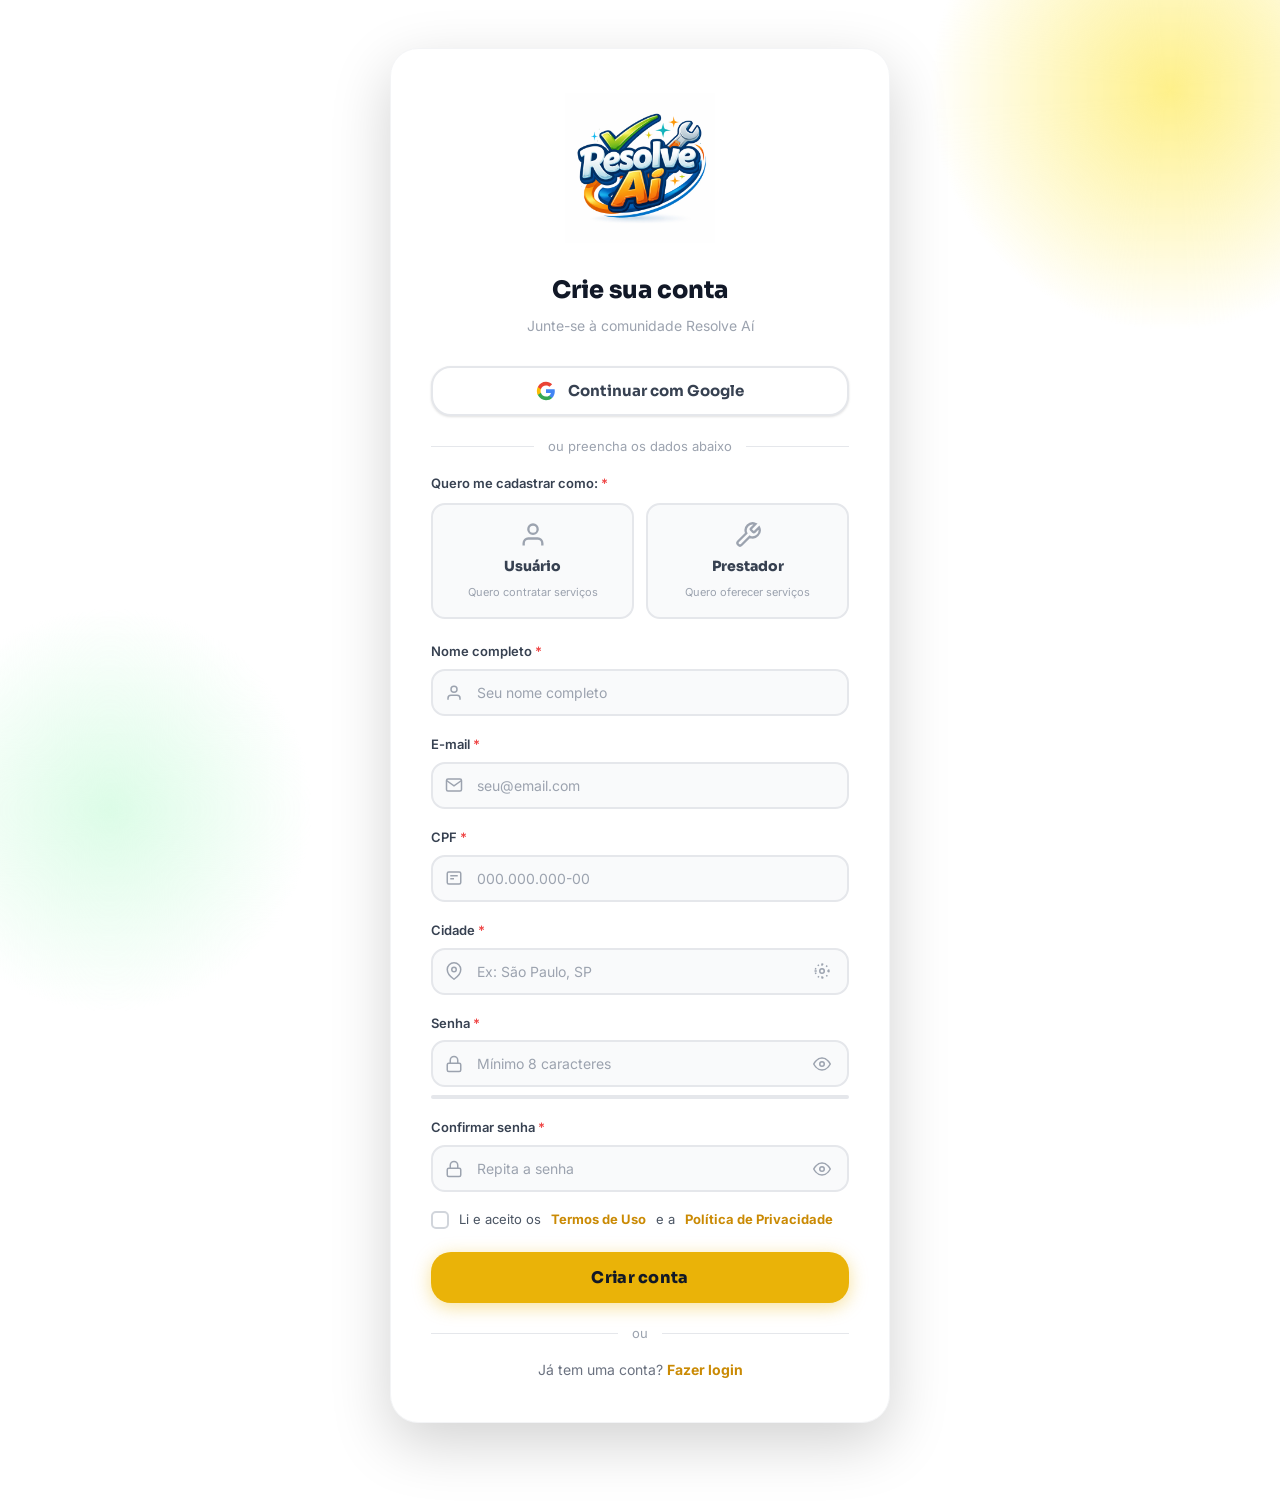
<file: register.html>
<!DOCTYPE html>
<html lang="pt-BR">
<head>
  <meta charset="UTF-8" />
  <meta name="viewport" content="width=device-width, initial-scale=1.0" />
  <title>Resolve Aí – Cadastro</title>
  <link rel="icon" type="image/jpeg" href="IMG/logo_resolveai.jpeg" />
  <link rel="stylesheet" href="CSS/style.css" />
  <link rel="stylesheet" href="CSS/login.css" />
  <link href="https://fonts.googleapis.com/css2?family=Sora:wght@400;600;700;800&family=Inter:wght@400;500;600;700&display=swap" rel="stylesheet" />
  <link rel="stylesheet" href="CSS/page-transition.css" />
</head>
<body class="auth-body">

  <div class="auth-bg-shape shape-1"></div>
  <div class="auth-bg-shape shape-2"></div>

  <main class="auth-card register-card">
    <div class="logo-wrap">
      <img src="IMG/logo_resolveai.jpeg" alt="Resolve Aí" class="logo-img" />
    </div>

    <h1 class="auth-title">Crie sua conta</h1>
    <p class="auth-subtitle">Junte-se à comunidade Resolve Aí</p>

    <!-- Cadastro rápido com Google -->
    <button class="btn-google" onclick="handleGoogleRegister()" type="button">
      <svg viewBox="0 0 24 24" width="20" height="20">
        <path fill="#4285F4" d="M22.56 12.25c0-.78-.07-1.53-.2-2.25H12v4.26h5.92c-.26 1.37-1.04 2.53-2.21 3.31v2.77h3.57c2.08-1.92 3.28-4.74 3.28-8.09z"/>
        <path fill="#34A853" d="M12 23c2.97 0 5.46-.98 7.28-2.66l-3.57-2.77c-.98.66-2.23 1.06-3.71 1.06-2.86 0-5.29-1.93-6.16-4.53H2.18v2.84C3.99 20.53 7.7 23 12 23z"/>
        <path fill="#FBBC05" d="M5.84 14.09c-.22-.66-.35-1.36-.35-2.09s.13-1.43.35-2.09V7.07H2.18C1.43 8.55 1 10.22 1 12s.43 3.45 1.18 4.93l3.66-2.84z"/>
        <path fill="#EA4335" d="M12 5.38c1.62 0 3.06.56 4.21 1.64l3.15-3.15C17.45 2.09 14.97 1 12 1 7.7 1 3.99 3.47 2.18 7.07l3.66 2.84c.87-2.6 3.3-4.53 6.16-4.53z"/>
      </svg>
      Continuar com Google
    </button>

    <div class="auth-divider"><span>ou preencha os dados abaixo</span></div>

    <!-- Tipo de conta -->
    <div class="account-type-group">
      <p class="type-label">Quero me cadastrar como: <span class="required">*</span></p>
      <div class="type-options">
        <label class="type-card">
          <input type="radio" name="accountType" value="usuario" id="typeUsuario" onchange="handleAccountType()" required />
          <div class="type-card-inner">
            <svg viewBox="0 0 24 24" fill="none" stroke="currentColor" stroke-width="2"><path d="M20 21v-2a4 4 0 0 0-4-4H8a4 4 0 0 0-4 4v2"/><circle cx="12" cy="7" r="4"/></svg>
            <span>Usuário</span>
            <small>Quero contratar serviços</small>
          </div>
        </label>
        <label class="type-card">
          <input type="radio" name="accountType" value="prestador" id="typePrestador" onchange="handleAccountType()" required />
          <div class="type-card-inner">
            <svg viewBox="0 0 24 24" fill="none" stroke="currentColor" stroke-width="2"><path d="M14.7 6.3a1 1 0 0 0 0 1.4l1.6 1.6a1 1 0 0 0 1.4 0l3.77-3.77a6 6 0 0 1-7.94 7.94l-6.91 6.91a2.12 2.12 0 0 1-3-3l6.91-6.91a6 6 0 0 1 7.94-7.94l-3.76 3.76z"/></svg>
            <span>Prestador</span>
            <small>Quero oferecer serviços</small>
          </div>
        </label>
      </div>
    </div>

    <!-- Nome completo -->
    <div class="input-group">
      <label for="fullName">Nome completo <span class="required">*</span></label>
      <div class="input-wrapper">
        <svg class="input-icon" viewBox="0 0 24 24" fill="none" stroke="currentColor" stroke-width="2"><path d="M20 21v-2a4 4 0 0 0-4-4H8a4 4 0 0 0-4 4v2"/><circle cx="12" cy="7" r="4"/></svg>
        <input type="text" id="fullName" placeholder="Seu nome completo" required autocomplete="name" />
      </div>
    </div>

    <!-- E-mail -->
    <div class="input-group">
      <label for="email">E-mail <span class="required">*</span></label>
      <div class="input-wrapper">
        <svg class="input-icon" viewBox="0 0 24 24" fill="none" stroke="currentColor" stroke-width="2"><path d="M4 4h16c1.1 0 2 .9 2 2v12c0 1.1-.9 2-2 2H4c-1.1 0-2-.9-2-2V6c0-1.1.9-2 2-2z"/><polyline points="22,6 12,13 2,6"/></svg>
        <input type="email" id="email" placeholder="seu@email.com" required autocomplete="email" />
      </div>
    </div>

    <!-- CPF -->
    <div class="input-group">
      <label for="cpf">CPF <span class="required">*</span></label>
      <div class="input-wrapper">
        <svg class="input-icon" viewBox="0 0 24 24" fill="none" stroke="currentColor" stroke-width="2"><rect x="3" y="4" width="18" height="16" rx="2"/><line x1="7" y1="9" x2="17" y2="9"/><line x1="7" y1="13" x2="12" y2="13"/></svg>
        <input type="text" id="cpf" placeholder="000.000.000-00" maxlength="14" required autocomplete="off" oninput="maskCPF(this)" />
      </div>
    </div>

    <!-- Cidade -->
    <div class="input-group">
      <label for="cidade">Cidade <span class="required">*</span></label>
      <div class="input-wrapper">
        <svg class="input-icon" viewBox="0 0 24 24" fill="none" stroke="currentColor" stroke-width="2"><path d="M21 10c0 7-9 13-9 13s-9-6-9-13a9 9 0 0 1 18 0z"/><circle cx="12" cy="10" r="3"/></svg>
        <input type="text" id="cidade" placeholder="Ex: São Paulo, SP" required autocomplete="address-level2" />
        <button class="toggle-password" type="button" onclick="detectarLocalizacao()" title="Usar minha localização" aria-label="Detectar localização">
          <svg viewBox="0 0 24 24" fill="none" stroke="currentColor" stroke-width="2"><circle cx="12" cy="12" r="3"/><path d="M12 2v3M12 19v3M2 12h3M19 12h3"/><circle cx="12" cy="12" r="9" stroke-dasharray="2 4"/></svg>
        </button>
      </div>
    </div>

    <!-- Profissão (só para prestador) -->
    <div class="input-group" id="profissaoGroup" style="display:none;">
      <label for="profissao">Profissão / Área de atuação <span class="required">*</span></label>
      <div class="input-wrapper">
        <svg class="input-icon" viewBox="0 0 24 24" fill="none" stroke="currentColor" stroke-width="2"><path d="M14.7 6.3a1 1 0 0 0 0 1.4l1.6 1.6a1 1 0 0 0 1.4 0l3.77-3.77a6 6 0 0 1-7.94 7.94l-6.91 6.91a2.12 2.12 0 0 1-3-3l6.91-6.91a6 6 0 0 1 7.94-7.94l-3.76 3.76z"/></svg>
        <input type="text" id="profissao" placeholder="Ex: Eletricista, Personal Trainer..." />
      </div>
    </div>

    <!-- Senha -->
    <div class="input-group">
      <label for="regPassword">Senha <span class="required">*</span></label>
      <div class="input-wrapper">
        <svg class="input-icon" viewBox="0 0 24 24" fill="none" stroke="currentColor" stroke-width="2"><rect x="3" y="11" width="18" height="11" rx="2" ry="2"/><path d="M7 11V7a5 5 0 0 1 10 0v4"/></svg>
        <input type="password" id="regPassword" placeholder="Mínimo 8 caracteres" required autocomplete="new-password" oninput="checkPasswordStrength(this.value)" />
        <button class="toggle-password" type="button" onclick="togglePassword('regPassword', this)" aria-label="Mostrar senha">
          <svg viewBox="0 0 24 24" fill="none" stroke="currentColor" stroke-width="2"><path d="M1 12s4-8 11-8 11 8 11 8-4 8-11 8-11-8-11-8z"/><circle cx="12" cy="12" r="3"/></svg>
        </button>
      </div>
      <div class="strength-bar"><div class="strength-fill" id="strengthFill"></div></div>
      <span class="strength-label" id="strengthLabel"></span>
    </div>

    <!-- Confirmar senha -->
    <div class="input-group">
      <label for="confirmPassword">Confirmar senha <span class="required">*</span></label>
      <div class="input-wrapper">
        <svg class="input-icon" viewBox="0 0 24 24" fill="none" stroke="currentColor" stroke-width="2"><rect x="3" y="11" width="18" height="11" rx="2" ry="2"/><path d="M7 11V7a5 5 0 0 1 10 0v4"/></svg>
        <input type="password" id="confirmPassword" placeholder="Repita a senha" required autocomplete="new-password" />
        <button class="toggle-password" type="button" onclick="togglePassword('confirmPassword', this)" aria-label="Mostrar senha">
          <svg viewBox="0 0 24 24" fill="none" stroke="currentColor" stroke-width="2"><path d="M1 12s4-8 11-8 11 8 11 8-4 8-11 8-11-8-11-8z"/><circle cx="12" cy="12" r="3"/></svg>
        </button>
      </div>
    </div>

    <!-- Termos -->
    <label class="terms-check">
      <input type="checkbox" id="terms" required />
      <span class="checkmark"></span>
      Li e aceito os <a href="#" class="link-accent">Termos de Uso</a> e a <a href="#" class="link-accent">Política de Privacidade</a>
    </label>

    <button class="btn-primary" id="registerBtn" onclick="handleRegister()">Criar conta</button>

    <div class="auth-divider" style="margin-top:20px;"><span>ou</span></div>

    <p class="auth-switch">
      Já tem uma conta?
      <a href="index.html" class="link-accent">Fazer login</a>
    </p>
  </main>

  <script src="JS/auth.js"></script>
  <script src="JS/register-google.js"></script>
  <script src="JS/page-transition.js"></script>
</body>
</html>
</file>
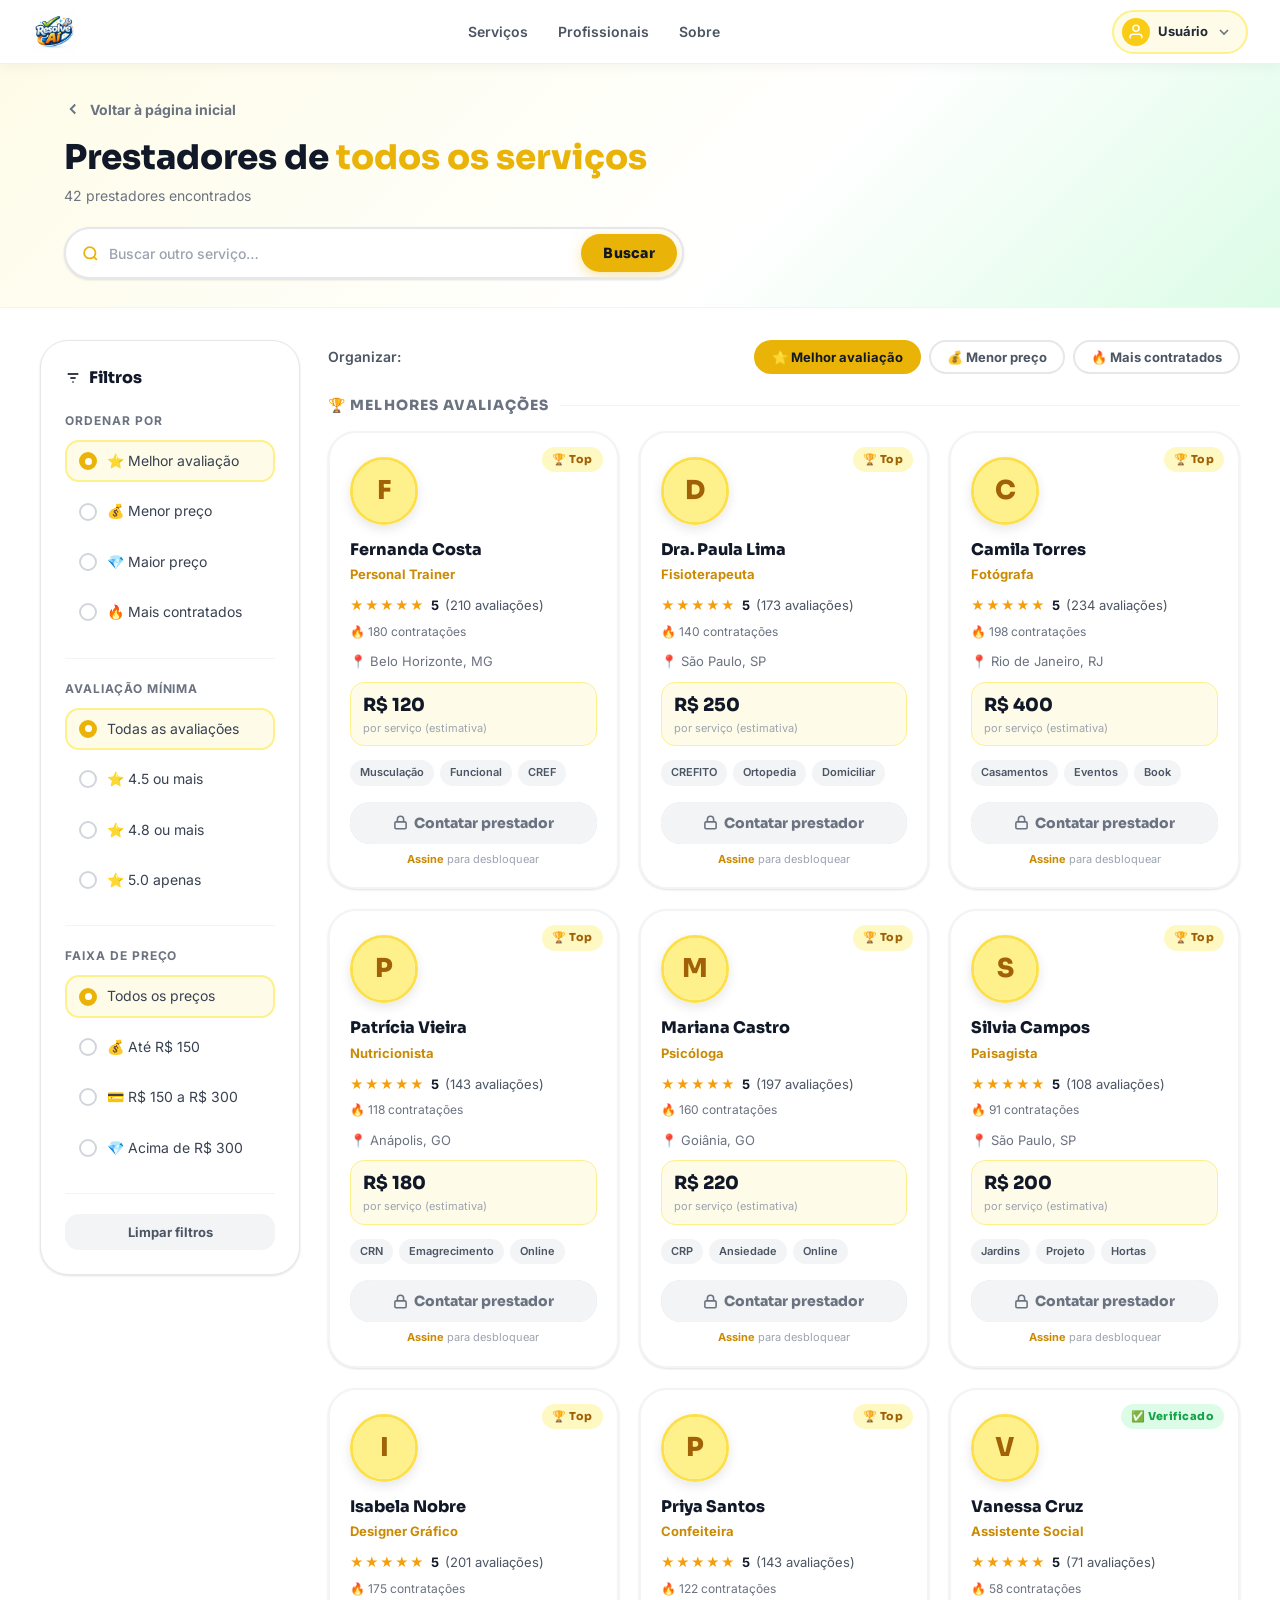
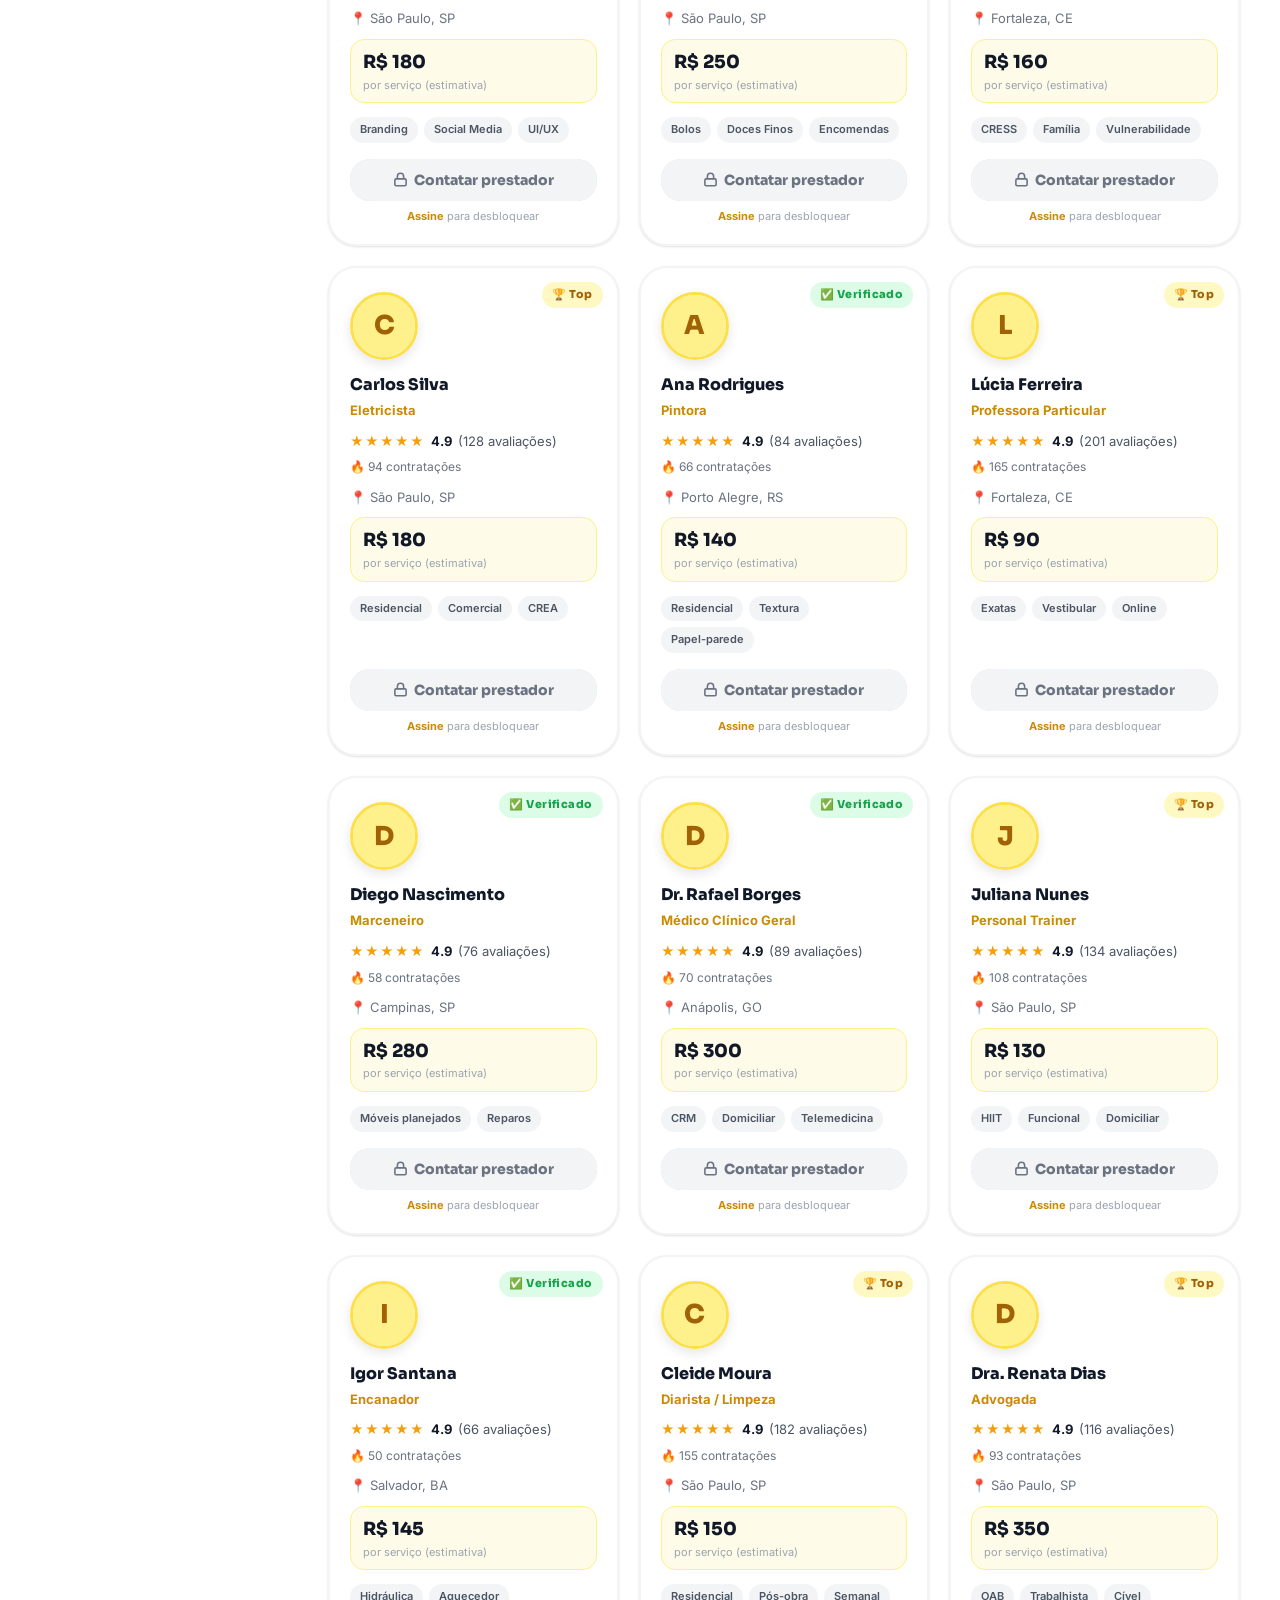
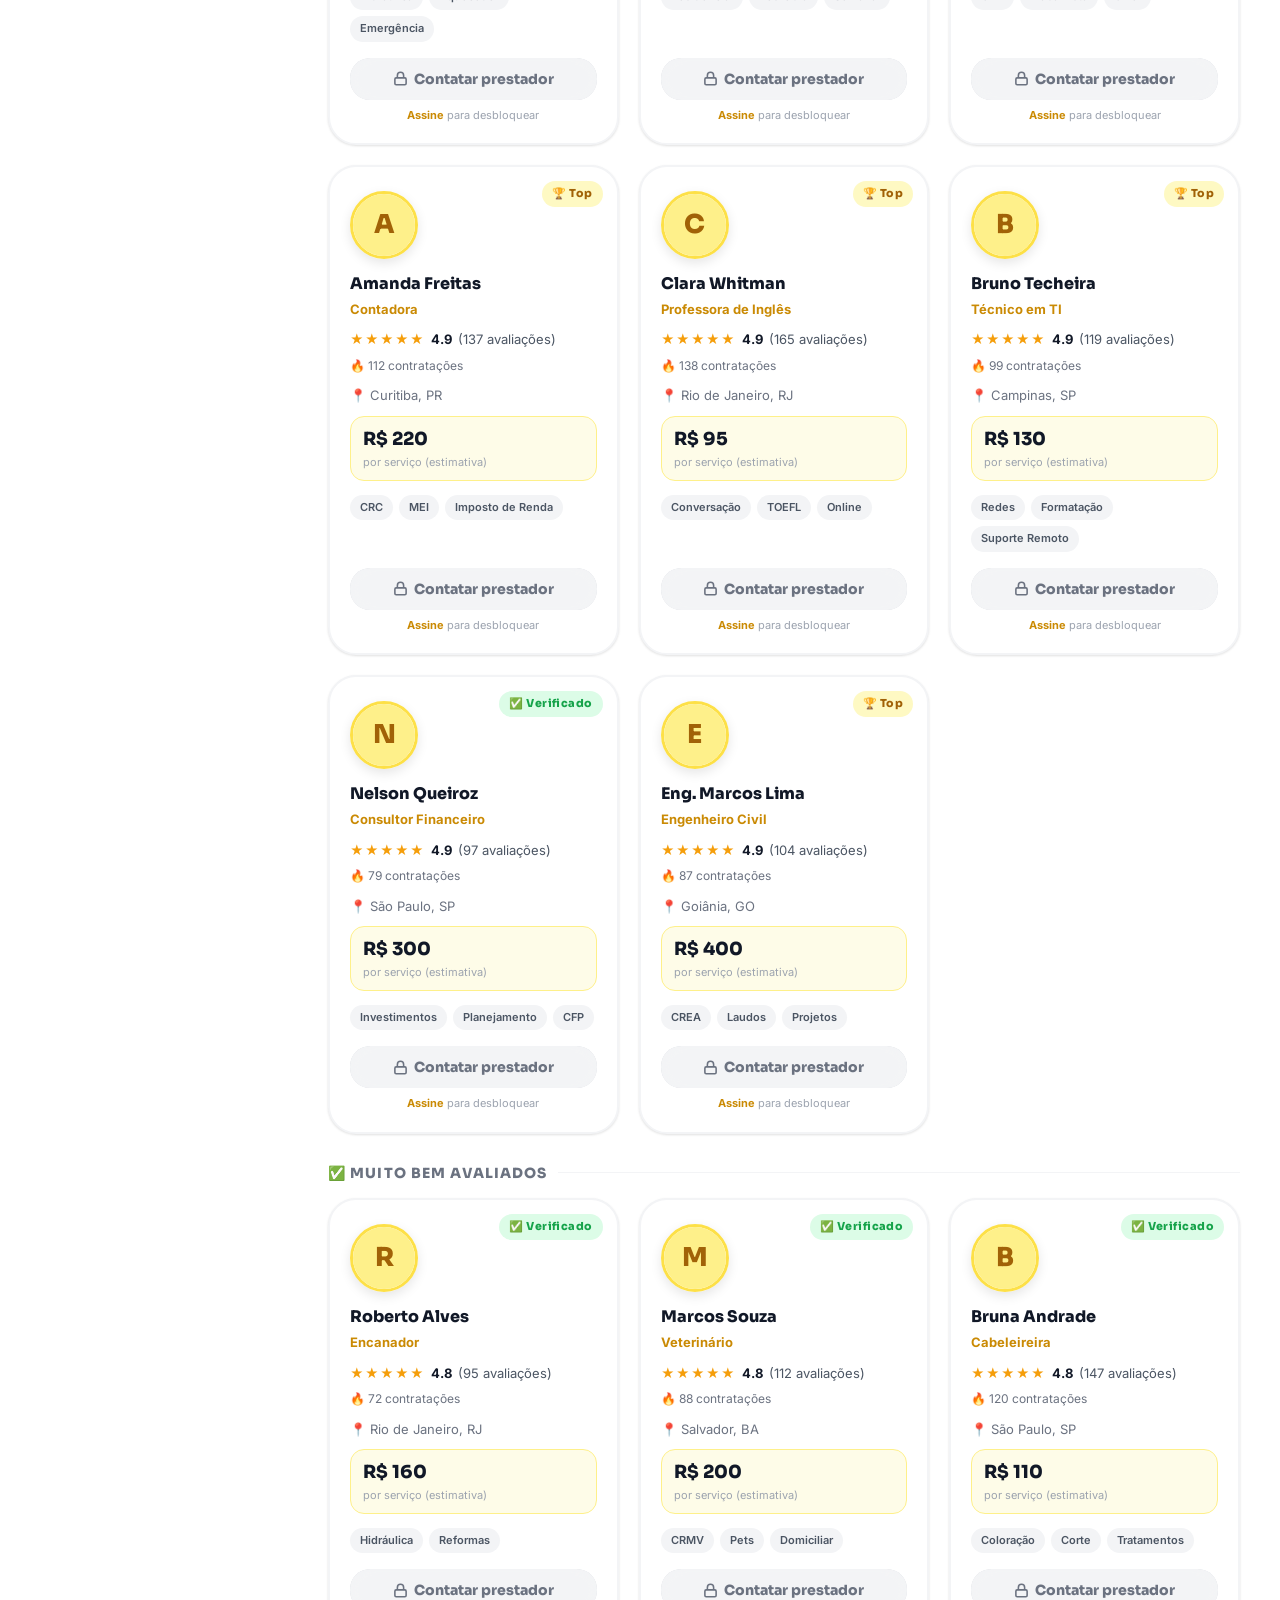
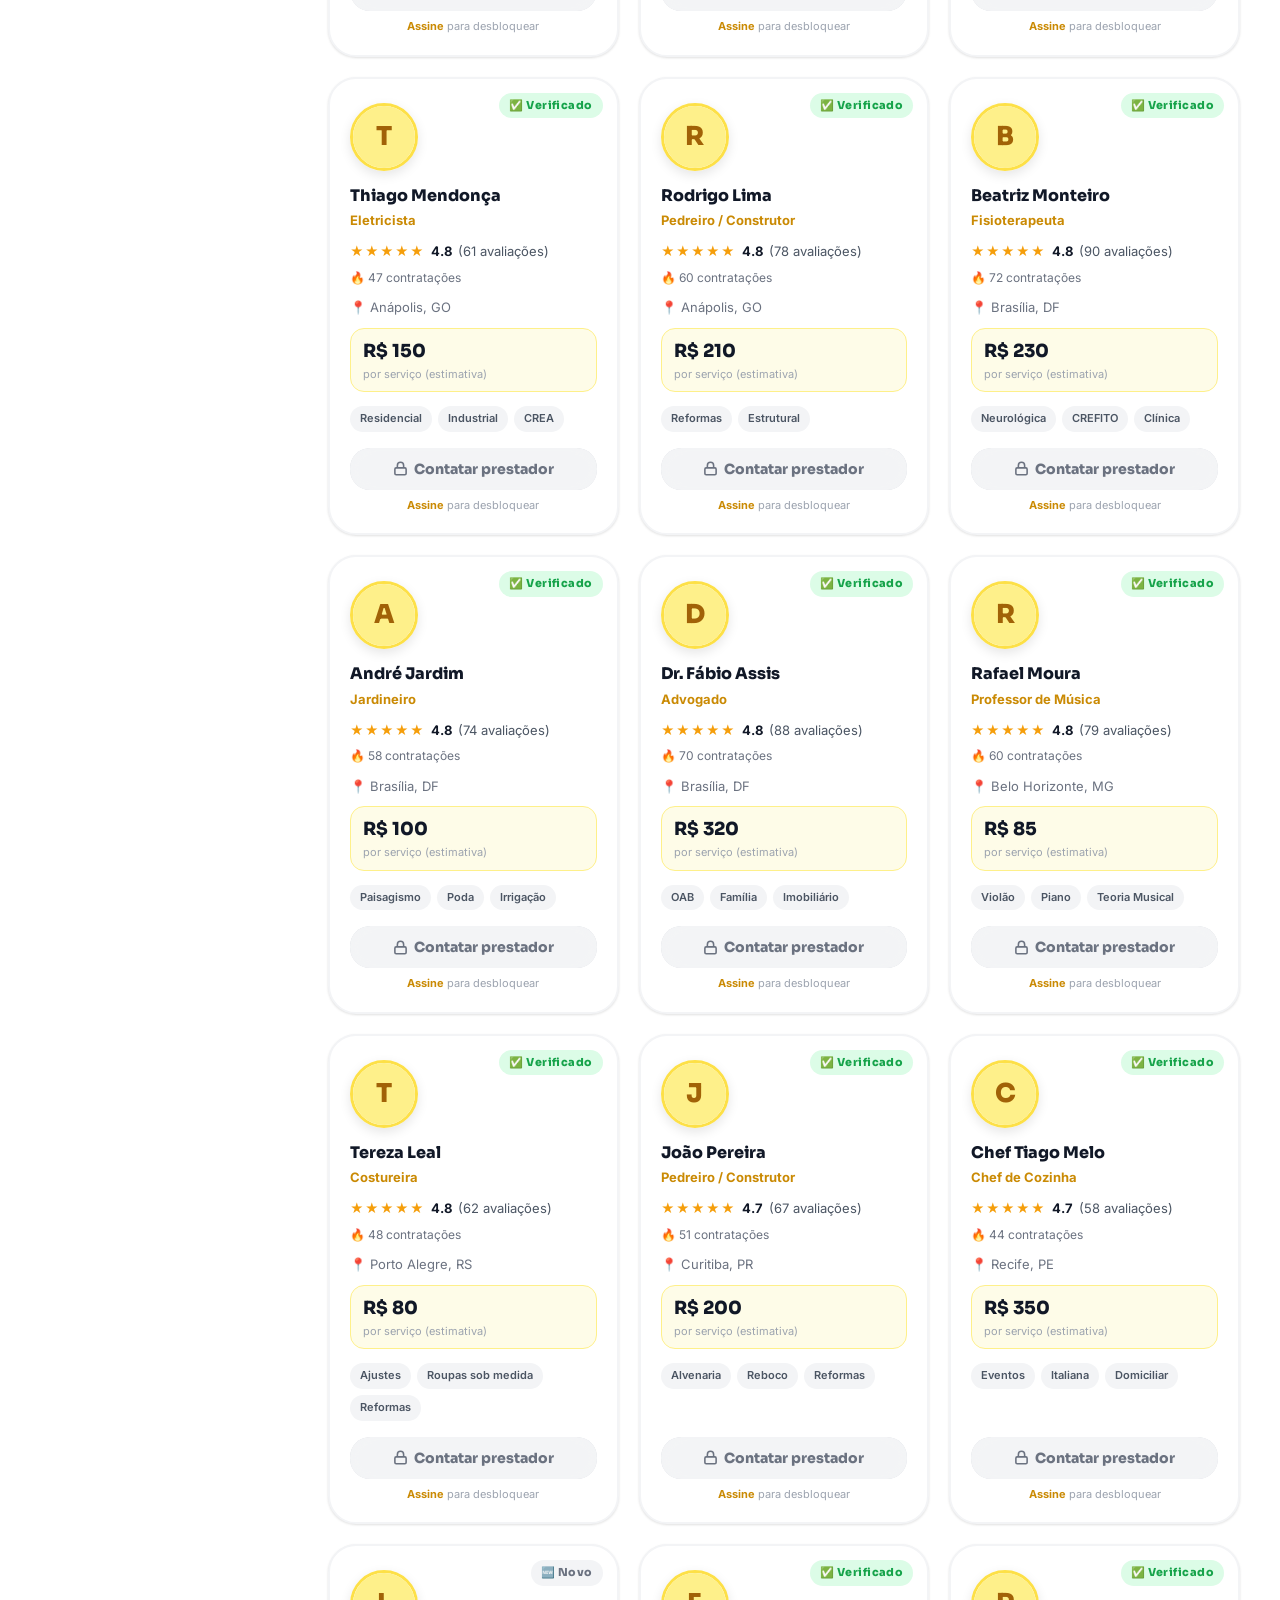
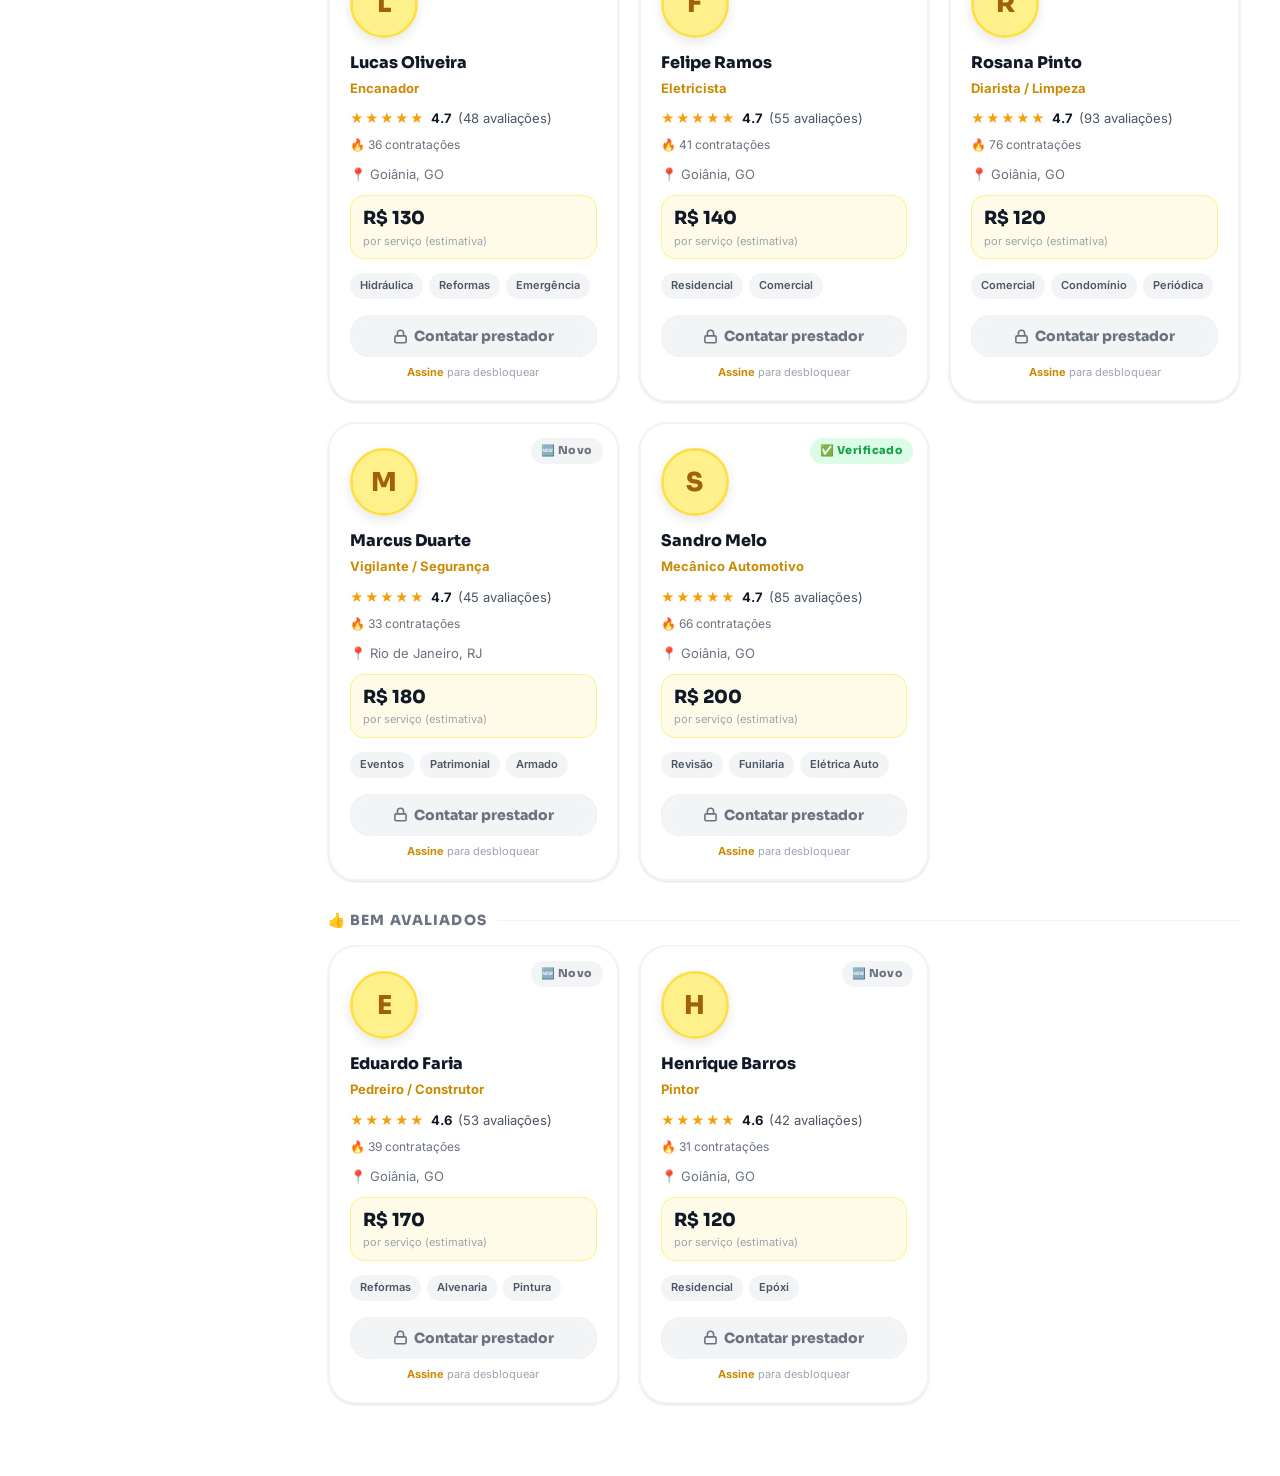
<file: resultados.html>
<!DOCTYPE html>
<html lang="pt-BR">
<head>
  <meta charset="UTF-8" />
  <meta name="viewport" content="width=device-width, initial-scale=1.0" />
  <title>Resolve Aí – Resultados</title>
  <link rel="icon" type="image/jpeg" href="IMG/logo_resolveai.jpeg" />
  <link rel="stylesheet" href="CSS/style.css" />
  <link rel="stylesheet" href="CSS/home.css" />
  <link rel="stylesheet" href="CSS/resultados.css" />
  <link href="https://fonts.googleapis.com/css2?family=Sora:wght@400;600;700;800&family=Inter:wght@400;500;600;700&display=swap" rel="stylesheet" />
  <link rel="stylesheet" href="CSS/page-transition.css" />
</head>
<body>

  <!-- NAVBAR -->
  <header class="navbar">
    <a href="home.html" class="navbar-logo">
      <img src="IMG/logo_resolveai.jpeg" alt="Resolve Aí" class="nav-logo-img"
           onerror="this.style.display='none'" />
    </a>
    <nav class="navbar-links">
      <a href="home.html#servicos"      class="nav-link">Serviços</a>
      <a href="home.html#profissionais" class="nav-link">Profissionais</a>
      <a href="home.html#sobre"         class="nav-link">Sobre</a>
    </nav>
    <div class="navbar-user">
      <div class="user-avatar" id="userAvatar" onclick="toggleUserMenu()">
        <svg viewBox="0 0 24 24" fill="none" stroke="currentColor" stroke-width="2"><path d="M20 21v-2a4 4 0 0 0-4-4H8a4 4 0 0 0-4 4v2"/><circle cx="12" cy="7" r="4"/></svg>
        <span id="userNameNav">Usuário</span>
        <svg class="chevron" viewBox="0 0 24 24" fill="none" stroke="currentColor" stroke-width="2.5"><polyline points="6 9 12 15 18 9"/></svg>
      </div>
      <div class="user-menu" id="userMenu">
        <a href="profile.html" class="user-menu-item">
          <svg viewBox="0 0 24 24" fill="none" stroke="currentColor" stroke-width="2"><path d="M20 21v-2a4 4 0 0 0-4-4H8a4 4 0 0 0-4 4v2"/><circle cx="12" cy="7" r="4"/></svg>
          Meu Perfil
        </a>
        <a href="#" class="user-menu-item">
          <svg viewBox="0 0 24 24" fill="none" stroke="currentColor" stroke-width="2"><path d="M14 2H6a2 2 0 0 0-2 2v16a2 2 0 0 0 2 2h12a2 2 0 0 0 2-2V8z"/><polyline points="14 2 14 8 20 8"/></svg>
          Minhas conversas
        </a>
        <div class="menu-divider"></div>
        <a href="index.html" class="user-menu-item logout">
          <svg viewBox="0 0 24 24" fill="none" stroke="currentColor" stroke-width="2"><path d="M9 21H5a2 2 0 0 1-2-2V5a2 2 0 0 1 2-2h4"/><polyline points="16 17 21 12 16 7"/><line x1="21" y1="12" x2="9" y2="12"/></svg>
          Sair
        </a>
      </div>
    </div>
    <button class="hamburger" onclick="toggleMobileMenu()" aria-label="Menu">
      <span></span><span></span><span></span>
    </button>
  </header>

  <!-- HERO DE RESULTADOS -->
  <section class="results-hero">
    <div class="container">
      <button class="back-btn" onclick="window.location.href='home.html'">
        <svg viewBox="0 0 24 24" fill="none" stroke="currentColor" stroke-width="2.5"><polyline points="15 18 9 12 15 6"/></svg>
        Voltar à página inicial
      </button>

      <div class="results-title-row">
        <div>
          <h1 class="results-heading">
            Prestadores de <span id="searchTermTitle">serviço</span>
          </h1>
          <p class="results-count" id="resultsCount">Carregando…</p>
        </div>
      </div>

      <!-- Nova busca -->
      <div class="new-search-bar">
        <div class="sw">
          <svg viewBox="0 0 24 24" fill="none" stroke="currentColor" stroke-width="2.5"><circle cx="11" cy="11" r="8"/><line x1="21" y1="21" x2="16.65" y2="16.65"/></svg>
          <input type="text" id="newSearchInput" placeholder="Buscar outro serviço…" />
        </div>
        <button class="btn-primary" onclick="doNewSearch()">Buscar</button>
      </div>
    </div>
  </section>

  <!-- LAYOUT PRINCIPAL -->
  <main>
    <div class="container results-layout">

      <!-- SIDEBAR DE FILTROS -->
      <aside class="filters-sidebar">
        <div class="filter-title">
          <svg width="16" height="16" viewBox="0 0 24 24" fill="none" stroke="currentColor" stroke-width="2.5"><line x1="4" y1="6" x2="20" y2="6"/><line x1="8" y1="12" x2="16" y2="12"/><line x1="11" y1="18" x2="13" y2="18"/></svg>
          Filtros
        </div>

        <div class="filter-group">
          <div class="filter-group-label">Ordenar por</div>
          <div class="filter-radio-list" id="sortFilters">
            <label class="filter-radio">
              <input type="radio" name="sort" value="rating" checked onchange="applyFilters()" />
              <span class="filter-radio-dot"></span>
              ⭐ Melhor avaliação
            </label>
            <label class="filter-radio">
              <input type="radio" name="sort" value="price_asc" onchange="applyFilters()" />
              <span class="filter-radio-dot"></span>
              💰 Menor preço
            </label>
            <label class="filter-radio">
              <input type="radio" name="sort" value="price_desc" onchange="applyFilters()" />
              <span class="filter-radio-dot"></span>
              💎 Maior preço
            </label>
            <label class="filter-radio">
              <input type="radio" name="sort" value="hires" onchange="applyFilters()" />
              <span class="filter-radio-dot"></span>
              🔥 Mais contratados
            </label>
          </div>
        </div>

        <div class="filter-divider"></div>

        <div class="filter-group">
          <div class="filter-group-label">Avaliação mínima</div>
          <div class="filter-radio-list" id="ratingFilters">
            <label class="filter-radio">
              <input type="radio" name="minRating" value="0" checked onchange="applyFilters()" />
              <span class="filter-radio-dot"></span>
              Todas as avaliações
            </label>
            <label class="filter-radio">
              <input type="radio" name="minRating" value="4.5" onchange="applyFilters()" />
              <span class="filter-radio-dot"></span>
              ⭐ 4.5 ou mais
            </label>
            <label class="filter-radio">
              <input type="radio" name="minRating" value="4.8" onchange="applyFilters()" />
              <span class="filter-radio-dot"></span>
              ⭐ 4.8 ou mais
            </label>
            <label class="filter-radio">
              <input type="radio" name="minRating" value="5.0" onchange="applyFilters()" />
              <span class="filter-radio-dot"></span>
              ⭐ 5.0 apenas
            </label>
          </div>
        </div>

        <div class="filter-divider"></div>

        <div class="filter-group">
          <div class="filter-group-label">Faixa de preço</div>
          <div class="filter-radio-list">
            <label class="filter-radio">
              <input type="radio" name="priceRange" value="all" checked onchange="applyFilters()" />
              <span class="filter-radio-dot"></span>
              Todos os preços
            </label>
            <label class="filter-radio">
              <input type="radio" name="priceRange" value="low" onchange="applyFilters()" />
              <span class="filter-radio-dot"></span>
              💰 Até R$ 150
            </label>
            <label class="filter-radio">
              <input type="radio" name="priceRange" value="mid" onchange="applyFilters()" />
              <span class="filter-radio-dot"></span>
              💳 R$ 150 a R$ 300
            </label>
            <label class="filter-radio">
              <input type="radio" name="priceRange" value="high" onchange="applyFilters()" />
              <span class="filter-radio-dot"></span>
              💎 Acima de R$ 300
            </label>
          </div>
        </div>

        <div class="filter-divider"></div>

        <button class="clear-filters-btn" onclick="clearFilters()">
          Limpar filtros
        </button>
      </aside>

      <!-- ÁREA DE RESULTADOS -->
      <section class="results-area">
        <div class="sort-bar">
          <span class="sort-label">Organizar:</span>
          <div class="sort-chips">
            <button class="sort-chip active" onclick="setSort('rating', this)">⭐ Melhor avaliação</button>
            <button class="sort-chip" onclick="setSort('price_asc', this)">💰 Menor preço</button>
            <button class="sort-chip" onclick="setSort('hires', this)">🔥 Mais contratados</button>
          </div>
        </div>

        <div id="resultsContainer"></div>
      </section>
    </div>
  </main>

  <!-- MODAL ASSINATURA -->
  <div id="subscribeModal">
    <div class="sub-backdrop" onclick="closeSubscribeModal()"></div>
    <div class="sub-box">
      <button class="sub-close" onclick="closeSubscribeModal()">&#10005;</button>
      <svg viewBox="0 0 24 24" fill="none" stroke="currentColor" stroke-width="2" stroke-linecap="round" stroke-linejoin="round" style="width:40px;height:40px;display:block;margin:0 auto 12px;color:#374151"><rect x="3" y="11" width="18" height="11" rx="2"/><path d="M7 11V7a5 5 0 0 1 10 0v4"/></svg>
      <h2 class="sub-title">Recurso exclusivo para assinantes</h2>
      <p class="sub-desc">Para entrar em contato com os prestadores você precisa de uma assinatura ativa. Escolha o plano ideal e comece agora!</p>
      <div class="sub-plans">
        <div class="sub-plan selected" onclick="selectPlan(this)">
          <div class="sub-plan-name">Básico</div>
          <div class="sub-plan-price">R$ 19,99<small>/mês</small></div>
          <div class="sub-plan-feat">Acesso aos prestadores, filtros avançados e negociação direta. Sem taxas no Pix.</div>
        </div>
        <div class="sub-plan" onclick="selectPlan(this)">
          <div class="sub-plan-name">Premium</div>
          <div class="sub-plan-price">R$ 25,99<small>/mês</small></div>
          <div class="sub-plan-feat">Tudo do Básico + prestadores verificados, isenção total de taxas e plataforma sem anúncios.</div>
        </div>
      </div>
      <div class="sub-actions">
        <button class="btn-primary" onclick="subscribeNow()">Assinar agora 🚀</button>
        <button class="btn-secondary" style="width:100%;justify-content:center" onclick="closeSubscribeModal();window.location.href='home.html#planos'">Ver todos os planos</button>
      </div>
      <p class="sub-note">🔒 Cancele quando quiser, sem multas ou burocracia.</p>
    </div>
  </div>

  <script src="JS/auth.js"></script>
  <script src="JS/resultados.js"></script>
  <script src="JS/page-transition.js"></script>
</body>
</html>
</file>
<file: CSS/style.css>
/* ============================================================
   style.css — Variáveis globais e estilos compartilhados
   Resolve Aí
   ============================================================ */

@import url('https://fonts.googleapis.com/css2?family=Sora:wght@400;600;700;800&family=Inter:wght@400;500;600;700&display=swap');

:root {
  --white:        #ffffff;
  --off-white:    #ffffff;
  --gray-50:      #f9fafb;
  --gray-100:     #f3f4f6;
  --gray-200:     #e5e7eb;
  --gray-300:     #d1d5db;
  --gray-400:     #9ca3af;
  --gray-500:     #6b7280;
  --gray-600:     #4b5563;
  --gray-700:     #374151;
  --gray-800:     #1f2937;
  --gray-900:     #111827;
  --yellow-50:    #fefce8;
  --yellow-100:   #fef9c3;
  --yellow-200:   #fef08a;
  --yellow-300:   #fde047;
  --yellow-400:   #facc15;
  --yellow-500:   #eab308;
  --yellow-600:   #ca8a04;
  --green-100:    #dcfce7;
  --green-400:    #4ade80;
  --green-500:    #22c55e;
  --green-600:    #16a34a;
  --shadow-sm:    0 1px 3px rgba(0,0,0,.08), 0 1px 2px rgba(0,0,0,.05);
  --shadow-md:    0 4px 16px rgba(0,0,0,.10);
  --shadow-lg:    0 10px 40px rgba(0,0,0,.14);
  --shadow-xl:    0 20px 60px rgba(0,0,0,.18);
  --radius-sm:    8px;
  --radius-md:    14px;
  --radius-lg:    20px;
  --radius-xl:    28px;
  --radius-full:  9999px;
  --font-display: 'Sora', sans-serif;
  --font-body:    'Inter', sans-serif;
  --transition:   all .22s cubic-bezier(.4,0,.2,1);
}

*, *::before, *::after { box-sizing: border-box; margin: 0; padding: 0; }

/* CORREÇÃO DEFINITIVA: html com overflow-y:scroll garante scroll sempre disponível */
html {
  scroll-behavior: smooth;
  overflow-y: scroll;
}

body {
  font-family: var(--font-body);
  font-size: 15px;
  line-height: 1.6;
  color: var(--gray-700);
  background: #ffffff;
  -webkit-font-smoothing: antialiased;
  overflow-x: hidden;
}

a   { color: inherit; text-decoration: none; }
img { max-width: 100%; display: block; }
input, button, textarea, select { font-family: inherit; }

.container {
  max-width: 1200px;
  margin: 0 auto;
  padding: 0 24px;
}

.btn-primary {
  display: inline-flex;
  align-items: center;
  justify-content: center;
  gap: 8px;
  padding: 14px 28px;
  background: var(--yellow-500);
  color: var(--gray-900);
  font-family: var(--font-display);
  font-weight: 800;
  font-size: 15px;
  border: none;
  border-radius: var(--radius-full);
  cursor: pointer;
  transition: var(--transition);
  box-shadow: 0 4px 14px rgba(234,179,8,.35);
  white-space: nowrap;
  letter-spacing: .02em;
}
.btn-primary:hover {
  background: var(--green-500);
  color: #ffffff;
  box-shadow: 0 6px 20px rgba(34,197,94,.40);
  transform: translateY(-2px);
}
.btn-primary:active { transform: translateY(0); }
.btn-primary:disabled { opacity: .65; cursor: not-allowed; transform: none; }

.btn-secondary {
  display: inline-flex;
  align-items: center;
  justify-content: center;
  gap: 8px;
  padding: 12px 22px;
  background: var(--yellow-100);
  color: var(--gray-800);
  font-family: var(--font-display);
  font-weight: 700;
  font-size: 14px;
  border: 2px solid var(--yellow-300);
  border-radius: var(--radius-full);
  cursor: pointer;
  transition: var(--transition);
  white-space: nowrap;
}
.btn-secondary:hover {
  background: var(--green-100);
  border-color: var(--green-400);
  color: var(--green-600);
  transform: translateY(-1px);
}
.btn-secondary svg { width: 16px; height: 16px; }

.section-badge {
  display: inline-block;
  padding: 5px 14px;
  background: var(--yellow-100);
  color: var(--yellow-600);
  font-size: 12px;
  font-weight: 700;
  font-family: var(--font-display);
  border-radius: var(--radius-full);
  letter-spacing: .08em;
  text-transform: uppercase;
  margin-bottom: 12px;
}
.section-header  { text-align: center; margin-bottom: 48px; }
.section-title   { font-family: var(--font-display); font-size: clamp(26px,4vw,40px); font-weight: 900; color: var(--gray-900); line-height: 1.2; margin-bottom: 12px; }
.section-desc    { font-size: 16px; color: var(--gray-500); max-width: 520px; margin: 0 auto; }

.link-accent          { color: var(--yellow-600); font-weight: 700; transition: color .2s; }
.link-accent:hover    { color: var(--green-600); }
.link-secondary       { color: var(--gray-500); font-size: 14px; transition: color .2s; }
.link-secondary:hover { color: var(--green-600); }

.toast {
  position: fixed;
  bottom: 28px; right: 28px;
  background: var(--gray-900);
  color: white;
  padding: 14px 22px;
  border-radius: var(--radius-md);
  font-size: 14px; font-weight: 600;
  box-shadow: var(--shadow-xl);
  z-index: 9999;
  transform: translateY(100px);
  opacity: 0;
  transition: all .3s cubic-bezier(.34,1.56,.64,1);
  pointer-events: none;
}
.toast.show    { transform: translateY(0); opacity: 1; }
.toast.success { background: var(--green-500); }
.toast.error   { background: #ef4444; }

::-webkit-scrollbar       { width: 6px; }
::-webkit-scrollbar-track { background: var(--gray-100); }
::-webkit-scrollbar-thumb { background: var(--yellow-400); border-radius: 4px; }
</file>
<file: CSS/login.css>
/* ============================================================
   login.css — Telas de login, cadastro e recuperação de senha
   Resolve Aí
   ============================================================ */

/* ── Corpo das páginas de auth ─────────────────────────────
   Usa layout de bloco simples — SEM flexbox no body —
   para garantir scroll nativo sem qualquer interferência.
──────────────────────────────────────────────────────────── */
.auth-body {
  min-height: 100vh;
  background: #ffffff;
  padding: 48px 24px 80px;
  /* Sem display:flex aqui — flexbox no body pode bloquear scroll em alguns browsers */
}

/* Centralização do card via margin auto no próprio elemento */

/* Formas decorativas — position:fixed para não afetar layout/scroll */
.auth-bg-shape {
  position: fixed;
  border-radius: 50%;
  pointer-events: none;
  z-index: 0;
  will-change: transform, opacity;
}

.shape-1 {
  width: 500px; height: 500px;
  background: radial-gradient(circle, var(--yellow-200) 0%, transparent 68%);
  top: -160px; right: -140px;
  animation: orbit1 14s cubic-bezier(0.45, 0, 0.55, 1) infinite;
}

.shape-2 {
  width: 420px; height: 420px;
  background: radial-gradient(circle, var(--green-100) 0%, transparent 68%);
  bottom: -120px; left: -100px;
  animation: orbit2 14s cubic-bezier(0.45, 0, 0.55, 1) infinite;
}

@keyframes orbit1 {
  0%   { transform: translate(0, 0)           scale(1);    opacity: 1;   }
  15%  { transform: translate(-10vw, 15vh)    scale(1.06); opacity: .85; }
  40%  { transform: translate(-95vw, 95vh)    scale(.92);  opacity: .7;  }
  50%  { transform: translate(-98vw, 100vh)   scale(.88);  opacity: .65; }
  65%  { transform: translate(-85vw, 80vh)    scale(.94);  opacity: .75; }
  85%  { transform: translate(-12vw, 12vh)    scale(1.04); opacity: .9;  }
  100% { transform: translate(0, 0)           scale(1);    opacity: 1;   }
}

@keyframes orbit2 {
  0%   { transform: translate(0, 0)          scale(1);    opacity: 1;   }
  15%  { transform: translate(10vw, -15vh)   scale(1.06); opacity: .85; }
  40%  { transform: translate(95vw, -95vh)   scale(.92);  opacity: .7;  }
  50%  { transform: translate(98vw, -100vh)  scale(.88);  opacity: .65; }
  65%  { transform: translate(85vw, -80vh)   scale(.94);  opacity: .75; }
  85%  { transform: translate(12vw, -12vh)   scale(1.04); opacity: .9;  }
  100% { transform: translate(0, 0)          scale(1);    opacity: 1;   }
}

/* Card — centralizado via margin auto */
.auth-card {
  position: relative;
  z-index: 1;
  width: 100%;
  max-width: 440px;
  background: #ffffff;
  border-radius: var(--radius-xl);
  padding: 44px 40px 40px;
  box-shadow: var(--shadow-xl);
  border: 1px solid var(--gray-100);
  animation: slideUp .5s cubic-bezier(.34,1.56,.64,1) both;
  margin: 0 auto; /* centraliza horizontalmente */
}
.register-card { max-width: 500px; }

@keyframes slideUp {
  from { opacity: 0; transform: translateY(32px) scale(.97); }
  to   { opacity: 1; transform: translateY(0) scale(1); }
}

/* Logo */
.logo-wrap  { display: flex; justify-content: center; margin-bottom: 28px; }
.logo-img   { width: 150px; height: auto; object-fit: contain; display: block; }
.logo-fallback { display: none; align-items: baseline; gap: 4px; font-family: var(--font-display); font-size: 32px; font-weight: 900; }
.logo-text-main   { color: var(--gray-900); }
.logo-text-accent { color: var(--yellow-500); font-style: italic; }

/* Títulos */
.auth-title    { font-family: var(--font-display); font-size: 24px; font-weight: 900; color: var(--gray-900); text-align: center; margin-bottom: 6px; }
.auth-subtitle { font-size: 14px; color: var(--gray-400); text-align: center; margin-bottom: 28px; }

/* Inputs */
.input-group       { margin-bottom: 18px; }
.input-group label { display: block; font-size: 13px; font-weight: 600; color: var(--gray-700); margin-bottom: 7px; }
.required          { color: #ef4444; }

.input-wrapper { position: relative; display: flex; align-items: center; }

.input-icon {
  position: absolute; left: 14px;
  width: 18px; height: 18px;
  color: var(--gray-400); pointer-events: none; flex-shrink: 0;
}

.input-wrapper input {
  width: 100%;
  padding: 13px 16px 13px 44px;
  border: 2px solid var(--gray-200);
  border-radius: var(--radius-md);
  font-size: 14px; color: var(--gray-900);
  background: var(--gray-50);
  transition: var(--transition);
  outline: none;
}
.input-wrapper input::placeholder { color: var(--gray-400); }
.input-wrapper input:focus {
  border-color: var(--yellow-400);
  background: #ffffff;
  box-shadow: 0 0 0 4px rgba(234,179,8,.12);
}

/* Toggle senha / localização */
.toggle-password {
  position: absolute; right: 14px;
  background: none; border: none; cursor: pointer;
  padding: 4px; color: var(--gray-400);
  transition: color .2s; line-height: 0;
}
.toggle-password:hover { color: var(--yellow-500); }
.toggle-password svg { width: 18px; height: 18px; }

/* Opções do login */
.auth-options { display: flex; justify-content: space-between; align-items: center; margin-bottom: 22px; }

/* Checkbox */
.remember-me, .terms-check {
  display: flex; align-items: flex-start; gap: 10px;
  font-size: 13px; color: var(--gray-600); cursor: pointer; user-select: none;
}
.remember-me input[type="checkbox"],
.terms-check input[type="checkbox"] { display: none; }
.checkmark {
  width: 18px; height: 18px; min-width: 18px;
  border: 2px solid var(--gray-300); border-radius: 5px;
  background: #ffffff; display: flex; align-items: center; justify-content: center;
  transition: var(--transition); margin-top: 1px;
}
.remember-me input:checked ~ .checkmark,
.terms-check input:checked ~ .checkmark { background: var(--yellow-500); border-color: var(--yellow-500); }
.remember-me input:checked ~ .checkmark::after,
.terms-check input:checked ~ .checkmark::after {
  content: ''; display: block; width: 5px; height: 9px;
  border: 2px solid white; border-top: none; border-left: none;
  transform: rotate(45deg) translate(-1px,-1px);
}
.terms-check { margin-bottom: 22px; line-height: 1.5; }

/* Botão principal */
.auth-card .btn-primary { width: 100%; padding: 15px; font-size: 16px; border-radius: var(--radius-lg); box-shadow: 0 4px 18px rgba(234,179,8,.4); }

/* Divisor */
.auth-divider { display: flex; align-items: center; gap: 14px; margin: 20px 0 16px; font-size: 13px; }
.auth-divider::before, .auth-divider::after { content: ''; flex: 1; height: 1px; background: var(--gray-200); }
.auth-divider span { color: var(--gray-400); }

/* Rodapé do card */
.auth-switch { text-align: center; font-size: 14px; color: var(--gray-500); }

/* Tipo de conta */
.account-type-group { margin-bottom: 22px; }
.type-label { font-size: 13px; font-weight: 600; color: var(--gray-700); margin-bottom: 10px; }
.type-options { display: grid; grid-template-columns: 1fr 1fr; gap: 12px; }
.type-card input { display: none; }
.type-card-inner {
  display: flex; flex-direction: column; align-items: center; gap: 6px;
  padding: 16px 12px; border: 2px solid var(--gray-200); border-radius: var(--radius-md);
  cursor: pointer; transition: var(--transition); background: var(--gray-50); text-align: center;
}
.type-card-inner svg   { width: 28px; height: 28px; color: var(--gray-400); transition: color .2s; }
.type-card-inner span  { font-family: var(--font-display); font-weight: 800; font-size: 14px; color: var(--gray-700); }
.type-card-inner small { font-size: 11px; color: var(--gray-400); }
.type-card input:checked + .type-card-inner { border-color: var(--yellow-400); background: var(--yellow-50); box-shadow: 0 0 0 4px rgba(234,179,8,.12); }
.type-card input:checked + .type-card-inner svg  { color: var(--yellow-500); }
.type-card input:checked + .type-card-inner span { color: var(--gray-900); }
.type-card-inner:hover { border-color: var(--yellow-300); background: var(--yellow-50); }

/* Profissão */
#profissaoGroup { animation: slideDown .3s ease both; }
@keyframes slideDown { from { opacity:0; transform:translateY(-10px); } to { opacity:1; transform:translateY(0); } }

/* Força da senha */
.strength-bar   { height: 4px; background: var(--gray-200); border-radius: 2px; margin-top: 8px; overflow: hidden; }
.strength-fill  { height: 100%; width: 0%; border-radius: 2px; transition: width .3s, background .3s; }
.strength-label { font-size: 11px; font-weight: 600; margin-top: 4px; display: block; }

/* ===== BOTÃO GOOGLE ===== */
.btn-google {
  width: 100%;
  display: flex;
  align-items: center;
  justify-content: center;
  gap: 12px;
  padding: 13px 20px;
  background: #ffffff;
  color: var(--gray-700);
  font-family: var(--font-display);
  font-weight: 700;
  font-size: 15px;
  border: 2px solid var(--gray-200);
  border-radius: var(--radius-lg);
  cursor: pointer;
  transition: var(--transition);
  box-shadow: var(--shadow-sm);
  margin-bottom: 4px;
}
.btn-google:hover {
  border-color: #4285F4;
  box-shadow: 0 4px 16px rgba(66,133,244,.18);
  transform: translateY(-1px);
  background: #fafafa;
}
.btn-google:disabled { opacity: .65; cursor: not-allowed; transform: none; }

/* Responsivo */
@media (max-width: 480px) {
  .auth-body  { padding: 24px 16px 60px; }
  .auth-card  { padding: 32px 24px 28px; }
  .auth-options { flex-direction: column; gap: 10px; align-items: flex-start; }
}
</file>
<file: CSS/page-transition.css>
/* ============================================================
   page-transition.css — Animação de transição entre páginas
   Resolve Aí
   ============================================================ */

/* ── Overlay principal ── */
#page-transition-overlay {
  position: fixed;
  inset: 0;
  z-index: 99999;
  display: flex;
  align-items: center;
  justify-content: center;
  background: #ffffff;
  pointer-events: none;

  /* Estado inicial: invisível */
  opacity: 0;
  transition: opacity 0.28s cubic-bezier(0.4, 0, 0.2, 1);
}

/* Quando está ativo (saindo da página) */
#page-transition-overlay.pt-entering {
  opacity: 1;
  pointer-events: all;
}

/* Quando a nova página está entrando (fade out do overlay) */
#page-transition-overlay.pt-leaving {
  opacity: 0;
  pointer-events: none;
}

/* ── Conteúdo central ── */
.pt-content {
  display: flex;
  flex-direction: column;
  align-items: center;
  gap: 24px;

  transform: scale(0.88);
  opacity: 0;
  transition:
    transform 0.36s cubic-bezier(0.34, 1.56, 0.64, 1),
    opacity   0.28s cubic-bezier(0.4, 0, 0.2, 1);
}

#page-transition-overlay.pt-entering .pt-content {
  transform: scale(1);
  opacity: 1;
}

/* ── Logo com brilho pulsante ── */
.pt-logo-wrap {
  position: relative;
  width: 88px;
  height: 88px;
}

.pt-logo-halo {
  position: absolute;
  inset: -12px;
  border-radius: 50%;
  background: radial-gradient(
    circle,
    rgba(234, 179, 8, 0.22) 0%,
    rgba(34, 197, 94, 0.10) 55%,
    transparent 72%
  );
  animation: pt-halo-pulse 1.6s ease-in-out infinite;
}

.pt-logo-img {
  position: relative;
  width: 88px;
  height: 88px;
  border-radius: 22px;
  object-fit: cover;
  box-shadow:
    0 8px 28px rgba(234, 179, 8, 0.28),
    0 2px 8px  rgba(0, 0, 0, 0.10);
  animation: pt-logo-float 2.4s ease-in-out infinite;
}

/* ── Barra de progresso ── */
.pt-progress-track {
  width: 120px;
  height: 3px;
  background: #f3f4f6;
  border-radius: 9999px;
  overflow: hidden;
}

.pt-progress-bar {
  height: 100%;
  width: 0%;
  border-radius: 9999px;
  background: linear-gradient(90deg, #eab308 0%, #22c55e 100%);
  animation: pt-progress-fill 0.55s cubic-bezier(0.4, 0, 0.2, 1) forwards;
  animation-delay: 0.12s;
}

/* ── Texto de loading ── */
.pt-label {
  font-family: 'Sora', 'Inter', sans-serif;
  font-size: 13px;
  font-weight: 600;
  letter-spacing: 0.06em;
  color: #9ca3af;
  text-transform: uppercase;
  opacity: 0;
  animation: pt-label-in 0.3s ease forwards;
  animation-delay: 0.18s;
}

/* ── Três pontos animados ── */
.pt-dots {
  display: inline-flex;
  gap: 5px;
  align-items: center;
  margin-left: 4px;
}

.pt-dots span {
  width: 4px;
  height: 4px;
  border-radius: 50%;
  background: #eab308;
  animation: pt-dot-bounce 1.2s ease-in-out infinite;
}
.pt-dots span:nth-child(2) { animation-delay: 0.18s; background: #a3d44c; }
.pt-dots span:nth-child(3) { animation-delay: 0.36s; background: #22c55e; }

/* ── Keyframes ── */
@keyframes pt-halo-pulse {
  0%, 100% { transform: scale(1);    opacity: 0.7; }
  50%       { transform: scale(1.18); opacity: 1;   }
}

@keyframes pt-logo-float {
  0%, 100% { transform: translateY(0px);   }
  50%       { transform: translateY(-5px);  }
}

@keyframes pt-progress-fill {
  from { width: 0%; }
  to   { width: 100%; }
}

@keyframes pt-label-in {
  from { opacity: 0; transform: translateY(4px); }
  to   { opacity: 1; transform: translateY(0);   }
}

@keyframes pt-dot-bounce {
  0%, 80%, 100% { transform: scale(1);    opacity: 0.5; }
  40%           { transform: scale(1.5);  opacity: 1;   }
}

/* ── Fade de entrada da página ── */
body.pt-page-hidden {
  opacity: 0;
}

body.pt-page-visible {
  opacity: 1;
  transition: opacity 0.32s cubic-bezier(0.4, 0, 0.2, 1);
}
</file>
<file: CSS/home.css>
/* ============================================================
   home.css — Página inicial  ·  Resolve Aí
   Revisão: padronização completa de tamanhos, espaçamentos e alinhamentos
   ============================================================ */

/* ─────────────────────────────────────────────
   TOKENS LOCAIS
   Valores únicos usados em toda a home —
   mudar aqui reflete em todos os componentes.
───────────────────────────────────────────── */
:root {
  --section-py:        80px;  /* padding vertical padrão das seções */
  --nav-height:        64px;
  --nav-logo-h:        44px;
  --icon-xs:           14px;
  --icon-sm:           16px;
  --icon-md:           20px;
  --icon-lg:           24px;
  --icon-xl:           28px;
  --icon-2xl:          36px;
  --btn-h:             44px;   /* altura padrão de botões */
  --btn-pad-x:         24px;
  --btn-pad-y:         11px;
}

main { display: block; }

/* ─────────────────────────────────────────────
   NAVBAR
───────────────────────────────────────────── */
.navbar {
  position: sticky;
  top: 0;
  z-index: 100;
  display: flex;
  align-items: center;
  justify-content: space-between;
  padding: 0 32px;
  height: var(--nav-height);
  background: #ffffff;
  border-bottom: 1px solid #f0f0f0;
  box-shadow: 0 2px 12px rgba(0,0,0,.05);
  gap: 16px;
}

/* Logo */
.navbar-logo { display: flex; align-items: center; flex-shrink: 0; }
.nav-logo-img {
  height: var(--nav-logo-h);
  width: auto;
  object-fit: contain;
  display: block;
}

/* Links de navegação */
.navbar-links {
  display: flex;
  align-items: center;
  gap: 2px;
  flex: 1;
  justify-content: center;
}
.nav-link {
  padding: 8px 14px;
  font-size: 14px;
  font-weight: 600;
  color: var(--gray-600);
  border-radius: var(--radius-full);
  transition: all .2s;
  white-space: nowrap;
  line-height: 1;
}
.nav-link:hover { background: var(--yellow-100); color: var(--yellow-600); }

/* Área do usuário */
.navbar-user {
  display: flex;
  align-items: center;
  gap: 10px;
  flex-shrink: 0;
  position: relative;
}

/* Botão "Buscar prestador" — mesma altura do avatar */
.nav-search-btn {
  padding: var(--btn-pad-y) var(--btn-pad-x);
  font-size: 13px;
  height: var(--btn-h);
  box-sizing: border-box;
  display: inline-flex;
  align-items: center;
  gap: 7px;
}
.nav-search-btn svg {
  width: var(--icon-sm);
  height: var(--icon-sm);
  flex-shrink: 0;
}

/* Avatar */
.user-avatar {
  display: flex;
  align-items: center;
  gap: 8px;
  padding: 8px 14px 8px 8px;
  height: var(--btn-h);
  box-sizing: border-box;
  background: var(--yellow-50);
  border: 2px solid var(--yellow-200);
  border-radius: var(--radius-full);
  cursor: pointer;
  transition: all .2s;
  font-size: 13px;
  font-weight: 700;
  color: var(--gray-800);
  user-select: none;
}
.user-avatar:hover { background: var(--yellow-100); border-color: var(--yellow-400); }
.user-avatar svg:first-child {
  width: 28px;
  height: 28px;
  background: var(--yellow-400);
  border-radius: 50%;
  padding: 5px;
  color: white;
  flex-shrink: 0;
}
.chevron {
  width: var(--icon-sm);
  height: var(--icon-sm);
  color: var(--gray-500);
  flex-shrink: 0;
}

/* Dropdown menu */
.user-menu {
  position: absolute;
  top: calc(100% + 8px);
  right: 0;
  background: #ffffff;
  border: 1px solid var(--gray-200);
  border-radius: var(--radius-lg);
  box-shadow: var(--shadow-lg);
  min-width: 200px;
  padding: 8px;
  opacity: 0;
  visibility: hidden;
  transform: translateY(-6px);
  transition: all .2s ease;
  z-index: 200;
}
.user-menu.open { opacity: 1; visibility: visible; transform: translateY(0); }
.user-menu-item {
  display: flex;
  align-items: center;
  gap: 10px;
  padding: 10px 14px;
  font-size: 14px;
  font-weight: 600;
  color: var(--gray-700);
  border-radius: var(--radius-sm);
  transition: all .2s;
}
.user-menu-item svg {
  width: var(--icon-lg);
  height: var(--icon-lg);
  flex-shrink: 0;
}
.user-menu-item:hover { background: var(--yellow-50); color: var(--yellow-600); }
.user-menu-item.logout:hover { background: #fef2f2; color: #dc2626; }
.menu-divider { height: 1px; background: var(--gray-100); margin: 6px 0; }

/* Hamburguer (mobile) */
.hamburger {
  display: none;
  flex-direction: column;
  gap: 5px;
  background: none;
  border: none;
  cursor: pointer;
  padding: 4px;
}
.hamburger span {
  display: block;
  width: 24px;
  height: 2px;
  background: var(--gray-700);
  border-radius: 2px;
}

/* ─────────────────────────────────────────────
   HERO BASE (não-magazine)
───────────────────────────────────────────── */
.hero {
  display: flex;
  align-items: center;
  gap: 60px;
  padding: 80px 32px 100px;
  max-width: 1200px;
  margin: 0 auto;
  box-sizing: border-box;
}
.hero-content  { flex: 1; max-width: 580px; }
.hero-badge {
  display: inline-flex;
  align-items: center;
  gap: 6px;
  padding: 6px 16px;
  background: linear-gradient(135deg, var(--yellow-100), var(--green-100));
  border: 1px solid var(--yellow-300);
  border-radius: var(--radius-full);
  font-size: 13px;
  font-weight: 700;
  color: #a16207;
  margin-bottom: 20px;
}
.hero-badge svg { width: var(--icon-xs); height: var(--icon-xs); flex-shrink: 0; }

.hero-title {
  font-family: var(--font-display);
  font-size: clamp(32px,5vw,56px);
  font-weight: 900;
  color: var(--gray-900);
  line-height: 1.15;
  margin-bottom: 16px;
}
.hero-title .highlight { color: var(--yellow-500); position: relative; }
.hero-title .highlight::after {
  content: '';
  position: absolute;
  bottom: 4px;
  left: 0;
  width: 100%;
  height: 6px;
  background: var(--yellow-200);
  z-index: -1;
  border-radius: 3px;
}
.hero-desc {
  font-size: 16px;
  color: var(--gray-500);
  margin-bottom: 28px;
  line-height: 1.7;
}

/* Barra de busca */
.search-bar {
  display: flex;
  background: #ffffff;
  border: 2px solid var(--gray-200);
  border-radius: var(--radius-full);
  padding: 5px 5px 5px 0;
  box-shadow: 0 4px 20px rgba(0,0,0,.08);
  margin-bottom: 18px;
  overflow: hidden;
  align-items: center;
}
.search-input-wrap,
.search-location-wrap {
  flex: 1;
  display: flex;
  align-items: center;
  padding: 0 14px;
  gap: 8px;
}
.search-input-wrap { border-right: 1px solid var(--gray-200); }
.search-input-wrap svg,
.search-location-wrap svg {
  width: var(--icon-md);
  height: var(--icon-md);
  color: var(--yellow-500);
  flex-shrink: 0;
}
.search-bar input {
  border: none;
  outline: none;
  font-size: 14px;
  font-weight: 500;
  color: var(--gray-800);
  background: transparent;
  width: 100%;
  padding: 10px 0;
}
.search-bar input::placeholder { color: var(--gray-400); }
.search-btn {
  flex-shrink: 0;
  border-radius: var(--radius-full) !important;
  padding: var(--btn-pad-y) var(--btn-pad-x) !important;
  height: var(--btn-h);
  font-size: 14px !important;
}

/* Tags de busca rápida */
.hero-tags {
  display: flex;
  flex-wrap: wrap;
  gap: 8px;
}
.tag {
  display: inline-flex;
  align-items: center;
  gap: 5px;
  padding: 8px 14px;
  background: var(--gray-100);
  color: var(--gray-600);
  font-size: 13px;
  font-weight: 600;
  border-radius: var(--radius-full);
  cursor: pointer;
  transition: all .2s;
  border: 1.5px solid transparent;
}
.tag:hover { background: var(--yellow-100); color: #a16207; border-color: var(--yellow-300); transform: translateY(-2px); }
.tag-icon { width: var(--icon-xs); height: var(--icon-xs); flex-shrink: 0; }

/* Visual hero (decorativo) */
.hero-visual {
  flex: 1;
  position: relative;
  display: flex;
  align-items: center;
  justify-content: center;
  min-height: 380px;
}
.hero-card {
  position: absolute;
  display: flex;
  align-items: center;
  gap: 12px;
  background: #ffffff;
  padding: 14px 20px;
  border-radius: var(--radius-lg);
  box-shadow: var(--shadow-lg);
  font-size: 14px;
  border: 1px solid var(--gray-100);
}
.hero-card strong { font-family: var(--font-display); font-weight: 900; font-size: 16px; }
.hero-card small  { color: var(--gray-400); font-size: 11px; }
.hc-avatar {
  width: 40px; height: 40px;
  border-radius: 50%;
  display: flex; align-items: center; justify-content: center;
  font-size: 20px; flex-shrink: 0;
}
.card-1 { top: 10px;  left: -10px; animation: floatA 5s ease-in-out infinite; }
.card-3 { bottom: 10px; left: 10px; animation: floatA 7s ease-in-out infinite 1s; }
.card-2 { top: 50%; right: -20px; animation: floatB 6s ease-in-out infinite .5s; }
@keyframes floatA { 0%,100%{ transform: translateY(0); }       50%{ transform: translateY(-10px); } }
@keyframes floatB { 0%,100%{ transform: translateY(-50%); }    50%{ transform: translateY(calc(-50% - 10px)); } }

/* ─────────────────────────────────────────────
   BANNER DE LOCALIZAÇÃO
───────────────────────────────────────────── */
.location-banner {
  display: flex;
  align-items: center;
  gap: 12px;
  padding: 10px 32px;
  background: linear-gradient(90deg, var(--yellow-50), var(--green-100));
  border-bottom: 1px solid var(--yellow-200);
  font-size: 13px;
  font-weight: 600;
  color: var(--gray-700);
  flex-wrap: wrap;
  animation: slideDown .4s ease both;
}
@keyframes slideDown {
  from { opacity: 0; transform: translateY(-100%); }
  to   { opacity: 1; transform: translateY(0); }
}
.location-banner svg { width: var(--icon-sm); height: var(--icon-sm); flex-shrink: 0; }
.btn-location-allow {
  padding: 7px 18px;
  background: var(--yellow-500);
  color: var(--gray-900);
  font-family: var(--font-display);
  font-weight: 800;
  font-size: 12px;
  border: none;
  border-radius: var(--radius-full);
  cursor: pointer;
  transition: var(--transition);
  white-space: nowrap;
}
.btn-location-allow:hover { background: var(--green-500); color: white; }
.btn-location-dismiss {
  margin-left: auto;
  background: none;
  border: none;
  font-size: 16px;
  cursor: pointer;
  color: var(--gray-400);
  padding: 4px 8px;
  border-radius: 50%;
  transition: background .2s;
  line-height: 1;
}
.btn-location-dismiss:hover { background: var(--gray-200); color: var(--gray-700); }

/* ─────────────────────────────────────────────
   CATEGORIAS
───────────────────────────────────────────── */
.categories-section { padding: var(--section-py) 0; background: #f8f8f8; }
.categories-grid {
  display: grid;
  grid-template-columns: repeat(auto-fill, minmax(180px,1fr));
  gap: 14px;
}
.category-card {
  display: flex;
  flex-direction: column;
  align-items: center;
  gap: 10px;
  padding: 24px 14px;
  background: #ffffff;
  border-radius: var(--radius-lg);
  border: 2px solid transparent;
  cursor: pointer;
  transition: all .2s;
  text-align: center;
  box-shadow: var(--shadow-sm);
}
.category-card:hover { border-color: var(--yellow-400); transform: translateY(-4px); box-shadow: var(--shadow-md); }
.cat-icon {
  width: 52px; height: 52px;
  border-radius: var(--radius-md);
  display: flex; align-items: center; justify-content: center;
}
.cat-icon svg { width: var(--icon-xl); height: var(--icon-xl); }
.category-card span  { font-family: var(--font-display); font-weight: 800; font-size: 13px; color: var(--gray-800); }
.category-card small { font-size: 12px; color: var(--gray-400); }

/* ─────────────────────────────────────────────
   CARROSSEL
───────────────────────────────────────────── */
.carousel-section { padding: var(--section-py) 0; background: #ffffff; }
.carousel-outer {
  position: relative;
  padding: 0 52px;
}
.carousel-wrapper {
  position: relative;
  display: flex;
  align-items: center;
  overflow: hidden;
  border-radius: 4px;
}
.carousel-track {
  display: flex;
  gap: 18px;
  padding: 10px 4px;
  flex: 1;
  will-change: transform;
  transition: transform 0.45s cubic-bezier(0.4,0,0.2,1);
}

/* Cards de profissional */
.pro-card {
  flex: 0 0 240px;
  background: #ffffff;
  border-radius: var(--radius-xl);
  padding: 22px 18px;
  border: 2px solid var(--gray-100);
  box-shadow: var(--shadow-sm);
  transition: border-color .2s, box-shadow .2s, transform .2s;
  cursor: pointer;
}
.pro-card:hover { border-color: var(--yellow-300); transform: translateY(-4px); box-shadow: var(--shadow-md); }
.pro-avatar-img-wrap {
  width: 64px; height: 64px;
  border-radius: 50%;
  overflow: hidden;
  margin-bottom: 12px;
  border: 3px solid var(--yellow-300);
  box-shadow: 0 4px 12px rgba(0,0,0,.12);
}
.pro-avatar-img { width: 100%; height: 100%; object-fit: cover; display: block; transition: transform .35s ease; }
.pro-card:hover .pro-avatar-img { transform: scale(1.07); }
.pro-avatar-fallback {
  width: 100%; height: 100%;
  display: flex; align-items: center; justify-content: center;
  background: var(--yellow-200);
  color: #a16207;
  font-family: var(--font-display);
  font-size: 24px; font-weight: 900;
}
.pro-name { font-family: var(--font-display); font-weight: 800; font-size: 15px; color: var(--gray-900); margin-bottom: 3px; }
.pro-role { font-size: 12px; color: var(--yellow-600); font-weight: 600; margin-bottom: 8px; }
.pro-rating { display: flex; align-items: center; gap: 5px; font-size: 12px; color: var(--gray-600); margin-bottom: 5px; }
.stars { color: var(--yellow-400); letter-spacing: 1px; }
.pro-location { font-size: 11px; color: var(--gray-400); display: flex; align-items: center; gap: 4px; margin-bottom: 12px; }
.pro-tags { display: flex; flex-wrap: wrap; gap: 5px; margin-bottom: 14px; }
.pro-tag { font-size: 11px; font-weight: 600; padding: 3px 9px; background: var(--yellow-50); color: #a16207; border-radius: var(--radius-full); border: 1px solid var(--yellow-200); }
.pro-card .btn-primary { width: 100%; padding: 9px !important; font-size: 13px !important; height: auto; }

/* Setas do carrossel */
.carousel-btn {
  position: absolute;
  top: 50%;
  transform: translateY(-50%);
  z-index: 10;
  width: var(--btn-h); height: var(--btn-h);
  border-radius: 50%;
  border: 2px solid var(--yellow-300);
  background: #ffffff;
  cursor: pointer;
  display: flex; align-items: center; justify-content: center;
  transition: background .2s, border-color .2s, box-shadow .2s, transform .2s;
  box-shadow: var(--shadow-md);
}
.carousel-btn:first-child { left: 0; }
.carousel-btn:last-child  { right: 0; }
.carousel-btn svg { width: var(--icon-md); height: var(--icon-md); color: var(--gray-700); }
.carousel-btn:hover {
  background: var(--yellow-500);
  border-color: var(--yellow-500);
  box-shadow: var(--shadow-lg);
  transform: translateY(-50%) scale(1.08);
}
.carousel-btn:hover svg { color: white; }

.carousel-dots { display: flex; justify-content: center; gap: 8px; margin-top: 20px; }
.dot { width: 8px; height: 8px; border-radius: 50%; background: var(--gray-300); cursor: pointer; transition: all .2s; }
.dot.active { background: var(--yellow-500); width: 22px; border-radius: 4px; }

/* ─────────────────────────────────────────────
   BUSCA ESPECÍFICA
───────────────────────────────────────────── */
.specific-search-section { padding: var(--section-py) 0; background: var(--yellow-50); }
.specific-search-card {
  background: #ffffff;
  border-radius: var(--radius-xl);
  padding: 48px 48px 48px 52px;
  display: flex;
  align-items: center;
  gap: 52px;
  box-shadow: var(--shadow-md);
  border: 2px solid var(--yellow-100);
}
.ss-content { flex: 1; }
.ss-content h2 { font-family: var(--font-display); font-size: 28px; font-weight: 900; color: var(--gray-900); margin-bottom: 10px; }
.ss-content p  { color: var(--gray-500); font-size: 15px; line-height: 1.7; margin-bottom: 24px; }
.ss-search-bar { display: flex; gap: 10px; margin-bottom: 16px; align-items: center; }
.ss-search-bar input {
  flex: 1;
  padding: var(--btn-pad-y) 18px;
  height: var(--btn-h);
  border: 2px solid var(--gray-200);
  border-radius: var(--radius-full);
  font-size: 14px;
  outline: none;
  transition: all .2s;
  background: var(--gray-50);
  box-sizing: border-box;
}
.ss-search-bar input:focus { border-color: var(--yellow-400); background: white; box-shadow: 0 0 0 3px rgba(234,179,8,.1); }
.ss-search-bar .btn-primary { height: var(--btn-h); padding: 0 var(--btn-pad-x) !important; font-size: 14px !important; }
.ss-search-bar .btn-primary svg { width: var(--icon-sm); height: var(--icon-sm); }

.ss-filters { display: flex; flex-wrap: wrap; gap: 8px; }
.filter-chip {
  padding: 7px 16px;
  font-size: 12px;
  font-weight: 600;
  border: 2px solid var(--gray-200);
  border-radius: var(--radius-full);
  background: white;
  color: var(--gray-600);
  cursor: pointer;
  transition: all .2s;
  font-family: var(--font-body);
  line-height: 1;
}
.filter-chip.active { background: var(--yellow-500); border-color: var(--yellow-500); color: var(--gray-900); }
.filter-chip:hover  { background: var(--green-500); border-color: var(--green-500); color: white; }

.ss-visual { flex-shrink: 0; text-align: center; }
.ss-illustration {
  display: flex;
  align-items: center;
  justify-content: center;
  margin-bottom: 14px;
  animation: floatEmoji 3s ease-in-out infinite;
}
.ss-illustration svg { width: 72px; height: 72px; color: var(--yellow-400); opacity: .8; }
@keyframes floatEmoji { 0%,100%{ transform: translateY(0) rotate(-5deg); } 50%{ transform: translateY(-10px) rotate(5deg); } }
.ss-stat {
  font-family: var(--font-display);
  font-size: 13px; font-weight: 700;
  color: var(--gray-600);
  background: var(--yellow-50);
  padding: 9px 18px;
  border-radius: var(--radius-full);
  border: 1px solid var(--yellow-200);
}
.ss-stat strong { font-size: 16px; color: var(--yellow-600); }

/* ─────────────────────────────────────────────
   COMO FUNCIONA
───────────────────────────────────────────── */
.how-section { padding: var(--section-py) 0; background: #ffffff; }
.steps-grid {
  display: flex;
  align-items: stretch;
  gap: 8px;
  justify-content: center;
  flex-wrap: wrap;
}
.step-card {
  flex: 1;
  min-width: 160px;
  max-width: 220px;
  background: var(--gray-50);
  border-radius: var(--radius-xl);
  padding: 28px 20px 24px;
  text-align: center;
  border: 2px solid var(--gray-100);
  position: relative;
  transition: all .2s;
  display: flex;
  flex-direction: column;
  align-items: center;
}
.step-card:hover { border-color: var(--yellow-300); background: var(--yellow-50); transform: translateY(-4px); }
.step-number {
  position: absolute;
  top: 14px; right: 16px;
  font-family: var(--font-display);
  font-size: 10px; font-weight: 900;
  color: var(--yellow-400);
  letter-spacing: .08em;
}
.step-icon {
  display: flex;
  align-items: center;
  justify-content: center;
  width: 48px; height: 48px;
  background: var(--yellow-100);
  border-radius: var(--radius-md);
  margin-bottom: 14px;
  flex-shrink: 0;
}
.step-icon svg { width: var(--icon-xl); height: var(--icon-xl); color: var(--yellow-500); }
.step-card h3 { font-family: var(--font-display); font-size: 16px; font-weight: 800; color: var(--gray-900); margin-bottom: 6px; }
.step-card p  { font-size: 13px; color: var(--gray-500); line-height: 1.5; }
.step-arrow   { font-size: 22px; color: var(--yellow-400); font-weight: 900; flex-shrink: 0; align-self: center; }

/* ─────────────────────────────────────────────
   SEÇÃO DE PLANOS
───────────────────────────────────────────── */
.plans-section {
  padding: var(--section-py) 0;
  background: linear-gradient(160deg, #fffbeb 0%, #f0fdf4 100%);
  position: relative;
  overflow: hidden;
}
.plans-section::before {
  content: '';
  position: absolute;
  top: -80px; right: -80px;
  width: 280px; height: 280px;
  background: radial-gradient(circle, var(--yellow-100) 0%, transparent 70%);
  pointer-events: none;
}
.plans-grid {
  display: flex;
  align-items: stretch;
  gap: 0;
  justify-content: center;
  flex-wrap: wrap;
}
.plan-card {
  flex: 1;
  min-width: 280px;
  max-width: 440px;
  background: #ffffff;
  border-radius: var(--radius-xl);
  padding: 36px 32px 32px;
  box-shadow: var(--shadow-lg);
  border: 2px solid var(--gray-100);
  position: relative;
  transition: transform .25s ease, box-shadow .25s ease;
}
.plan-card:hover { transform: translateY(-6px); box-shadow: var(--shadow-xl); }
.plan-prestador { border-color: var(--green-400); background: linear-gradient(160deg,#fff,#f0fdf4); }
.plan-highlight-badge {
  position: absolute;
  top: -13px; left: 50%;
  transform: translateX(-50%);
  background: var(--green-500);
  color: white;
  font-family: var(--font-display);
  font-size: 12px; font-weight: 800;
  padding: 4px 14px;
  border-radius: var(--radius-full);
  white-space: nowrap;
  letter-spacing: .05em;
  display: flex; align-items: center; gap: 4px;
}
.plan-highlight-badge svg { width: var(--icon-xs); height: var(--icon-xs); flex-shrink: 0; }

.plan-card-header {
  display: flex;
  align-items: center;
  gap: 14px;
  margin-bottom: 24px;
}
.plan-icon-wrap {
  width: 52px; height: 52px;
  border-radius: var(--radius-md);
  display: flex; align-items: center; justify-content: center;
  flex-shrink: 0;
}
.plan-icon-wrap svg { width: var(--icon-xl); height: var(--icon-xl); }
.plan-card-title { font-family: var(--font-display); font-size: 18px; font-weight: 900; color: var(--gray-900); margin-bottom: 2px; }
.plan-card-sub   { font-size: 13px; color: var(--gray-500); }

.plan-benefits {
  list-style: none;
  display: flex; flex-direction: column;
  gap: 14px;
  margin-bottom: 28px;
}
.plan-benefits li { display: flex; align-items: flex-start; gap: 12px; }
.benefit-icon {
  width: 32px; height: 32px;
  display: flex; align-items: center; justify-content: center;
  flex-shrink: 0;
  background: var(--yellow-50);
  border-radius: var(--radius-sm);
}
.benefit-icon svg { width: var(--icon-md); height: var(--icon-md); color: var(--yellow-500); }
.plan-prestador .benefit-icon { background: var(--green-100); }
.plan-prestador .benefit-icon svg { color: var(--green-600); }
.plan-benefits li strong { display: block; font-family: var(--font-display); font-size: 13px; font-weight: 800; color: var(--gray-900); margin-bottom: 2px; }
.plan-benefits li small  { font-size: 12px; color: var(--gray-500); line-height: 1.45; }

.plan-cta { width: 100%; justify-content: center; font-size: 14px !important; padding: 13px !important; }
.plan-cta svg { width: var(--icon-sm); height: var(--icon-sm); }
.plan-cta-green:hover { background: var(--green-600) !important; }

/* Divisor "ou" */
.plans-divider {
  display: flex;
  flex-direction: column;
  align-items: center;
  justify-content: center;
  padding: 0 20px;
  gap: 10px;
}
.plans-divider-line { width: 1px; flex: 1; background: var(--gray-200); }
.plans-divider-or {
  font-size: 11px; font-weight: 700;
  color: var(--gray-400);
  background: #fff;
  border: 1px solid var(--gray-200);
  border-radius: 50%;
  width: 30px; height: 30px;
  display: flex; align-items: center; justify-content: center;
}

/* ─────────────────────────────────────────────
   MODAL DE PLANOS
───────────────────────────────────────────── */
.plans-modal {
  position: fixed;
  inset: 0;
  z-index: 9100;
  display: flex;
  align-items: center;
  justify-content: center;
  opacity: 0;
  pointer-events: none;
  transition: opacity .3s ease;
}
.plans-modal.open { opacity: 1; pointer-events: auto; }
.plans-modal-backdrop {
  position: absolute;
  inset: 0;
  background: rgba(0,0,0,.5);
  backdrop-filter: blur(5px);
}
.plans-modal-box {
  position: relative;
  z-index: 1;
  background: #ffffff;
  border-radius: var(--radius-xl);
  padding: 44px 36px 40px;
  max-width: 800px;
  width: calc(100% - 32px);
  max-height: 90vh;
  overflow-y: auto;
  box-shadow: var(--shadow-xl);
  transform: translateY(28px) scale(.97);
  transition: transform .35s cubic-bezier(.34,1.56,.64,1);
}
.plans-modal.open .plans-modal-box { transform: translateY(0) scale(1); }
.plans-modal-close {
  position: absolute;
  top: 16px; right: 16px;
  background: var(--gray-100);
  border: none;
  width: 32px; height: 32px;
  border-radius: 50%;
  font-size: 14px; cursor: pointer;
  color: var(--gray-600);
  transition: background .2s;
  z-index: 2;
  display: flex; align-items: center; justify-content: center;
  line-height: 1;
}
.plans-modal-close:hover { background: var(--gray-200); }
.plans-modal-back {
  display: inline-flex; align-items: center; gap: 5px;
  background: none; border: none;
  font-size: 13px; font-weight: 700;
  color: var(--gray-500);
  cursor: pointer;
  padding: 4px 0;
  margin-bottom: 18px;
  transition: color .2s;
}
.plans-modal-back svg { width: var(--icon-sm); height: var(--icon-sm); }
.plans-modal-back:hover { color: var(--yellow-600); }

.plans-modal-header { text-align: center; margin-bottom: 32px; }
.plans-modal-title  { font-family: var(--font-display); font-size: 24px; font-weight: 900; color: var(--gray-900); margin: 8px 0 6px; }
.plans-modal-subtitle { font-size: 14px; color: var(--gray-500); margin-bottom: 20px; }

/* Toggle faturamento */
.billing-toggle {
  display: inline-flex;
  align-items: center;
  gap: 12px;
  background: var(--gray-100);
  border-radius: var(--radius-full);
  padding: 6px 16px;
}
.billing-label { font-size: 13px; font-weight: 700; color: var(--gray-400); transition: color .2s; }
.billing-label.active { color: var(--gray-900); }
.billing-save-badge {
  display: inline-block;
  background: var(--green-500);
  color: white;
  font-size: 10px; font-weight: 800;
  padding: 2px 7px;
  border-radius: var(--radius-full);
  margin-left: 4px;
}
.billing-switch {
  width: 42px; height: 24px;
  background: var(--gray-300);
  border: none; border-radius: var(--radius-full);
  cursor: pointer;
  position: relative;
  transition: background .25s;
  padding: 0;
}
.billing-switch.annual { background: var(--green-500); }
.billing-switch-thumb {
  position: absolute;
  top: 3px; left: 3px;
  width: 18px; height: 18px;
  background: white;
  border-radius: 50%;
  transition: left .25s cubic-bezier(.34,1.56,.64,1);
  display: block;
}
.billing-switch.annual .billing-switch-thumb { left: 21px; }

/* Cards de preço no modal */
.pricing-cards {
  display: grid;
  grid-template-columns: 1fr 1fr;
  gap: 18px;
}
.pricing-card {
  border: 2px solid var(--gray-200);
  border-radius: var(--radius-xl);
  padding: 28px 24px;
  display: flex; flex-direction: column;
  transition: border-color .2s, box-shadow .2s;
  position: relative;
}
.pricing-card:hover { border-color: var(--yellow-400); box-shadow: 0 6px 24px rgba(234,179,8,.14); }
.pricing-card-featured {
  border-color: var(--yellow-400);
  background: linear-gradient(160deg, #fffbeb, #fff);
  box-shadow: 0 8px 32px rgba(234,179,8,.16);
}
.pricing-featured-badge {
  position: absolute;
  top: -12px; left: 50%;
  transform: translateX(-50%);
  background: var(--yellow-500);
  color: var(--gray-900);
  font-family: var(--font-display);
  font-size: 11px; font-weight: 900;
  padding: 3px 12px;
  border-radius: var(--radius-full);
  white-space: nowrap;
  letter-spacing: .04em;
}
.pricing-card-top { margin-bottom: 20px; }
.pricing-emoji {
  display: flex; align-items: center;
  margin-bottom: 10px;
}
.pricing-emoji svg { width: var(--icon-2xl); height: var(--icon-2xl); color: var(--yellow-500); }
.pricing-card-prestador .pricing-emoji svg { color: var(--green-500); }
.pricing-name { font-family: var(--font-display); font-size: 18px; font-weight: 900; color: var(--gray-900); margin-bottom: 4px; }
.pricing-desc { font-size: 13px; color: var(--gray-500); margin-bottom: 14px; line-height: 1.5; }
.pricing-price-wrap { margin-top: 10px; }
.pricing-price { display: flex; align-items: baseline; gap: 2px; }
.pricing-currency { font-size: 15px; font-weight: 700; color: var(--gray-700); }
.pricing-amount   { font-family: var(--font-display); font-size: 38px; font-weight: 900; color: var(--gray-900); transition: all .3s ease; }
.pricing-period   { font-size: 13px; color: var(--gray-400); margin-left: 4px; }
.pricing-annual-note { font-size: 12px; color: var(--green-600); font-weight: 700; margin-top: 4px; }

.pricing-includes { flex: 1; margin-bottom: 20px; }
.pricing-includes-label,
.pricing-limits-label {
  font-size: 11px; font-weight: 700;
  color: var(--gray-500);
  margin-bottom: 8px; margin-top: 14px;
  text-transform: uppercase; letter-spacing: .04em;
  border-top: 1px solid var(--gray-100);
  padding-top: 12px;
}
.pricing-perks,
.pricing-limits {
  list-style: none;
  display: flex; flex-direction: column;
  gap: 7px;
}
.pricing-perks li,
.pricing-limits li {
  display: flex; align-items: flex-start;
  gap: 7px;
  font-size: 13px; color: var(--gray-700); line-height: 1.4;
}
.perk-yes { color: var(--green-500); font-weight: 900; font-size: 13px; flex-shrink: 0; margin-top: 1px; }
.perk-premium { color: var(--yellow-500) !important; }
.perk-green   { color: var(--green-500) !important; }
.perk-no  { color: #ef4444; font-weight: 900; font-size: 13px; flex-shrink: 0; margin-top: 1px; }
.pricing-limits li { color: var(--gray-400); }

.pricing-btn { width: 100%; margin-top: auto; font-size: 14px !important; }
.pricing-btn-green {
  background: var(--green-500) !important;
  color: #ffffff !important;
  box-shadow: 0 4px 16px rgba(34,197,94,.4) !important;
  gap: 8px;
}
.pricing-btn-green:hover { background: var(--green-600) !important; box-shadow: 0 6px 20px rgba(34,197,94,.5) !important; }

.pricing-guarantee {
  text-align: center;
  font-size: 12px;
  color: var(--gray-400);
  margin-top: 12px;
  font-weight: 600;
  display: flex; align-items: center; justify-content: center; gap: 4px;
}
.pricing-guarantee svg { width: var(--icon-xs); height: var(--icon-xs); color: var(--green-500); }

/* Modal prestador */
.plans-modal-box-prestador { max-width: 520px; }
.pricing-cards-single { grid-template-columns: 1fr; max-width: 440px; margin: 0 auto; }
.pricing-card-prestador {
  border-color: var(--green-400);
  background: linear-gradient(160deg, #f0fdf4, #ffffff);
  box-shadow: 0 8px 32px rgba(34,197,94,.14);
}
.pricing-card-prestador:hover { border-color: var(--green-500); box-shadow: 0 8px 36px rgba(34,197,94,.24); }

/* ─────────────────────────────────────────────
   MODAL DE CONTATO
───────────────────────────────────────────── */
#contactModal {
  position: fixed; inset: 0; z-index: 9000;
  display: flex; align-items: center; justify-content: center;
  opacity: 0; transition: opacity .3s ease; pointer-events: none;
}
#contactModal.open { opacity: 1; pointer-events: auto; }
.modal-backdrop { position: absolute; inset: 0; background: rgba(0,0,0,.45); backdrop-filter: blur(4px); }
.modal-box {
  position: relative; z-index: 1;
  background: #ffffff;
  border-radius: var(--radius-xl);
  padding: 40px 36px 32px;
  max-width: 400px;
  width: calc(100% - 32px);
  text-align: center;
  box-shadow: var(--shadow-xl);
  transform: translateY(20px) scale(.97);
  transition: transform .3s cubic-bezier(.34,1.56,.64,1);
}
#contactModal.open .modal-box { transform: translateY(0) scale(1); }
.modal-close {
  position: absolute; top: 14px; right: 14px;
  background: var(--gray-100); border: none;
  width: 30px; height: 30px; border-radius: 50%;
  font-size: 13px; cursor: pointer; color: var(--gray-600);
  transition: background .2s;
  display: flex; align-items: center; justify-content: center;
}
.modal-close:hover { background: var(--gray-200); }
.modal-icon  { font-size: 44px; margin-bottom: 12px; }
.modal-title { font-family: var(--font-display); font-size: 20px; font-weight: 900; color: var(--gray-900); margin-bottom: 10px; }
.modal-desc  { font-size: 14px; color: var(--gray-500); line-height: 1.6; margin-bottom: 22px; }
.modal-actions { display: flex; flex-direction: column; gap: 10px; margin-bottom: 14px; }
.modal-actions .btn-primary,
.modal-actions .btn-secondary { width: 100%; justify-content: center; }
.modal-note { font-size: 12px; color: var(--gray-400); line-height: 1.5; }

/* ─────────────────────────────────────────────
   SOBRE NÓS
───────────────────────────────────────────── */
.about-section { padding: var(--section-py) 0; background: #ffffff; border-top: 1px solid var(--gray-100); }
.about-inner {
  display: grid;
  grid-template-columns: 1fr 1.4fr;
  gap: 64px;
  align-items: center;
}
.about-visual { display: flex; flex-direction: column; align-items: center; gap: 28px; }
.about-logo-wrap {
  width: 180px; height: 180px;
  border-radius: var(--radius-xl);
  overflow: hidden;
  box-shadow: var(--shadow-lg);
  border: 3px solid var(--yellow-200);
  display: flex; align-items: center; justify-content: center;
  background: var(--yellow-50);
}
.about-logo-img { width: 100%; height: 100%; object-fit: cover; display: block; }
.about-stats-grid { display: grid; grid-template-columns: 1fr 1fr; gap: 14px; width: 100%; }
.about-stat {
  background: var(--gray-50);
  border: 2px solid var(--gray-100);
  border-radius: var(--radius-lg);
  padding: 16px 14px;
  text-align: center;
  transition: all .2s;
}
.about-stat:hover { border-color: var(--yellow-300); background: var(--yellow-50); transform: translateY(-3px); }
.about-stat strong { display: block; font-family: var(--font-display); font-size: 20px; font-weight: 900; color: var(--gray-900); margin-bottom: 4px; }
.about-stat small  { font-size: 12px; color: var(--gray-500); line-height: 1.4; }

.about-title { font-family: var(--font-display); font-size: clamp(22px,3vw,32px); font-weight: 900; color: var(--gray-900); line-height: 1.2; margin: 12px 0 20px; }
.about-text  { display: flex; flex-direction: column; gap: 14px; margin-bottom: 28px; }
.about-text p { font-size: 15px; color: var(--gray-600); line-height: 1.75; }
.about-text strong { color: var(--gray-900); }

.about-values { display: flex; flex-direction: column; gap: 12px; }
.about-value {
  display: flex; align-items: flex-start; gap: 12px;
  padding: 14px 18px;
  background: var(--gray-50);
  border-radius: var(--radius-lg);
  border: 2px solid var(--gray-100);
  transition: all .2s;
}
.about-value:hover { border-color: var(--yellow-300); background: var(--yellow-50); }
.about-value-icon {
  width: 36px; height: 36px;
  display: flex; align-items: center; justify-content: center;
  flex-shrink: 0;
  background: var(--yellow-100);
  border-radius: var(--radius-sm);
}
.about-value-icon svg { width: var(--icon-lg); height: var(--icon-lg); color: var(--yellow-500); }
.about-value strong { display: block; font-family: var(--font-display); font-size: 13px; font-weight: 800; color: var(--gray-900); margin-bottom: 2px; }
.about-value small  { font-size: 12px; color: var(--gray-500); line-height: 1.5; }

/* ─────────────────────────────────────────────
   FOOTER
───────────────────────────────────────────── */
.footer { background: var(--gray-900); color: var(--gray-300); padding-top: 60px; }
.footer-grid {
  display: grid;
  grid-template-columns: 2fr 1fr 1fr 1fr 1fr;
  gap: 36px;
  padding-bottom: 44px;
}
.footer-logo { display: flex; align-items: center; gap: 10px; margin-bottom: 12px; }
.footer-logo-img { height: 48px; width: auto; object-fit: contain; }
.footer-tagline { font-size: 13px; line-height: 1.6; color: var(--gray-400); margin-bottom: 18px; max-width: 200px; }
.social-links { display: flex; gap: 8px; }
.social-btn {
  width: 36px; height: 36px;
  background: rgba(255,255,255,.08);
  border-radius: var(--radius-md);
  display: flex; align-items: center; justify-content: center;
  transition: all .2s;
}
.social-btn:hover { background: var(--yellow-500); transform: translateY(-2px); }
.social-btn svg { width: var(--icon-md); height: var(--icon-md); display: block; }
.footer-col h4 { font-family: var(--font-display); font-size: 13px; font-weight: 800; color: white; margin-bottom: 14px; letter-spacing: .04em; text-transform: uppercase; }
.footer-col ul { list-style: none; display: flex; flex-direction: column; gap: 9px; }
.footer-col ul li a { font-size: 13px; color: var(--gray-400); transition: color .2s; display: flex; align-items: center; gap: 5px; }
.footer-col ul li a:hover { color: var(--yellow-400); }
.footer-col ul li a svg { width: var(--icon-sm); height: var(--icon-sm); flex-shrink: 0; }
.footer-bottom { border-top: 1px solid rgba(255,255,255,.08); padding: 18px 0; }
.footer-bottom-inner { display: flex; align-items: center; justify-content: space-between; gap: 16px; flex-wrap: wrap; }
.footer-bottom p { font-size: 13px; color: var(--gray-500); }
.footer-badges { display: flex; gap: 10px; }
.badge-item {
  font-size: 12px; font-weight: 600;
  color: var(--gray-400);
  background: rgba(255,255,255,.06);
  padding: 5px 12px;
  border-radius: var(--radius-full);
  border: 1px solid rgba(255,255,255,.1);
  display: inline-flex; align-items: center; gap: 4px;
}
.badge-item svg { width: var(--icon-xs); height: var(--icon-xs); }

/* ─────────────────────────────────────────────
   RESPONSIVE
───────────────────────────────────────────── */
@media (max-width: 1024px) {
  .footer-grid { grid-template-columns: 1fr 1fr 1fr; }
  .footer-brand { grid-column: 1 / -1; }
  .hero { flex-direction: column; padding: 40px 24px 60px; gap: 36px; }
  .hero-visual { display: none; }
  .hero-content { max-width: 100%; }
  .specific-search-card { flex-direction: column; padding: 32px; gap: 28px; }
  .about-inner { grid-template-columns: 1fr; gap: 40px; }
  .about-visual { flex-direction: row; flex-wrap: wrap; justify-content: center; }
  .about-logo-wrap { width: 130px; height: 130px; }
  .about-stats-grid { max-width: 380px; }
}
@media (max-width: 768px) {
  .navbar { padding: 0 20px; }
  .navbar-links { display: none; }
  .hamburger { display: flex; }
  .nav-search-btn { display: none; }
  .footer-grid { grid-template-columns: 1fr 1fr; }
  .steps-grid { flex-direction: column; align-items: center; }
  .step-card { max-width: 100%; width: 100%; }
  .step-arrow { transform: rotate(90deg); }
  .search-bar { flex-direction: column; border-radius: var(--radius-xl); padding: 10px; }
  .search-input-wrap { border-right: none; border-bottom: 1px solid var(--gray-200); }
  .search-btn { width: 100%; }
  .categories-grid { grid-template-columns: repeat(2, 1fr); }
  .plans-grid { flex-direction: column; align-items: center; }
  .plans-divider { flex-direction: row; padding: 10px 0; }
  .plans-divider-line { height: 1px; width: auto; flex: 1; }
  .pricing-cards { grid-template-columns: 1fr; }
  .plans-modal-box { padding: 32px 18px 28px; }
  .plan-card { max-width: 100%; }
}
@media (max-width: 480px) {
  :root { --section-py: 56px; }
  .navbar { padding: 0 14px; }
  .footer-grid { grid-template-columns: 1fr; }
  .footer-bottom-inner { flex-direction: column; text-align: center; }
  .ss-search-bar { flex-direction: column; }
  .ss-search-bar input,
  .ss-search-bar .btn-primary { width: 100%; }
  .about-visual { flex-direction: column; }
  .about-stats-grid { grid-template-columns: 1fr 1fr; }
  .plans-modal-title { font-size: 19px; }
}
</file>
<file: CSS/home-fix.css>
/* ============================================================
   home-fix.css — Hero magazine + correções de overflow
   Resolve Aí
   ============================================================ */

/* Scroll */
html { overflow: visible !important; }
body { overflow-x: clip !important; overflow-y: visible !important; }

/* ─────────────────────────────────────────────
   TICKER
───────────────────────────────────────────── */
.hero-ticker-wrap {
  background: var(--yellow-500);
  overflow: hidden;
  padding: 8px 0;
  white-space: nowrap;
}
.hero-ticker {
  display: inline-flex;
  gap: 28px;
  animation: tickerScroll 28s linear infinite;
  font-size: 12px;
  font-weight: 600;
  color: #fff;
  padding-left: 100%;
}
@keyframes tickerScroll {
  from { transform: translateX(0); }
  to   { transform: translateX(-50%); }
}

/* ─────────────────────────────────────────────
   HERO MAGAZINE
───────────────────────────────────────────── */
.hero-magazine {
  padding: 0 !important;
  background: #fff !important;
  min-height: auto !important;
  display: block !important;
  max-width: 100% !important;
  margin: 0 !important;
  gap: 0 !important;
  width: 100%;
  box-sizing: border-box;
  position: relative;
}
.hero-magazine-inner {
  display: grid;
  grid-template-columns: 1fr 1fr;
  min-height: 560px;
  max-height: 620px;
  overflow: hidden;
  width: 100%;
}

/* Lado esquerdo */
.hero-magazine-content {
  display: flex;
  flex-direction: column;
  justify-content: center;
  padding: 52px 44px;
  background: linear-gradient(135deg, #fefce8 0%, #fff8e1 60%, #ffffff 100%);
  position: relative;
  z-index: 2;
}
.hero-magazine-content::after {
  content: '';
  position: absolute;
  right: -38px;
  top: 0;
  bottom: 0;
  width: 76px;
  background: linear-gradient(135deg, #fefce8, #fff8e1);
  clip-path: polygon(0 0, 0% 100%, 100% 100%);
  z-index: 3;
}

/* Lado direito — foto */
.hero-magazine-photo { position: relative; overflow: visible; }
.hero-photo-frame    { position: relative; width: 100%; height: 100%; overflow: hidden; }

.hero-slide {
  position: absolute;
  inset: 0;
  background-size: cover;
  background-position: center top;
  opacity: 0;
  transition: opacity 1s ease;
  filter: brightness(.85);
}
.hero-slide-active { opacity: 1; }

/* Label do prestador */
.hero-slide-label {
  position: absolute;
  bottom: 48px;
  left: 24px;
  background: rgba(255,255,255,.92);
  backdrop-filter: blur(8px);
  border-radius: 12px;
  padding: 10px 16px;
  box-shadow: 0 4px 20px rgba(0,0,0,.14);
  display: flex;
  flex-direction: column;
  gap: 2px;
  border-left: 4px solid var(--yellow-500);
}
.hero-slide-label strong { font-size: 13px; font-weight: 700; color: var(--gray-900); }
.hero-slide-label span   { font-size: 12px; color: var(--gray-500); }

/* Slide dots */
.hero-slide-dots {
  position: absolute;
  bottom: 14px;
  left: 50%;
  transform: translateX(-50%);
  display: flex;
  gap: 6px;
  z-index: 10;
}
.hero-dot {
  width: 8px; height: 8px;
  border-radius: 50%;
  background: rgba(255,255,255,.5);
  cursor: pointer;
  transition: all .3s;
}
.hero-dot-active { background: #fff; width: 20px; border-radius: 4px; }

/* Cards flutuantes */
.hero-float-card {
  position: absolute;
  background: #fff;
  border-radius: 14px;
  padding: 10px 14px;
  display: flex;
  align-items: center;
  gap: 10px;
  box-shadow: 0 8px 28px rgba(0,0,0,.13);
  z-index: 20;
  animation: floatPulse 4s ease-in-out infinite;
}
.hero-float-card:nth-child(2) { animation-delay: 1.2s; }
.hero-float-card:nth-child(3) { animation-delay: 2.5s; }
@keyframes floatPulse {
  0%, 100% { transform: translateY(0); }
  50%       { transform: translateY(-5px); }
}
.hero-float-card strong { font-size: 14px; font-weight: 800; color: var(--gray-900); display: block; }
.hero-float-card small  { font-size: 11px; color: var(--gray-500); display: block; }
.hfc-icon {
  width: 34px; height: 34px;
  border-radius: 9px;
  display: flex; align-items: center; justify-content: center;
  flex-shrink: 0;
}
.hfc-icon svg { width: 16px; height: 16px; }

/* Posicionamento */
.hfc-1 { top: 28px;  left: -28px; }
.hfc-2 { top: 50%;  right: 18px; transform: translateY(-50%); animation-delay: .8s; }
.hfc-3 { bottom: 28px; right: 18px; animation-delay: 1.8s; }

/* Oculta o hero base quando magazine está ativo */
.hero.hero-magazine .hero-content,
.hero.hero-magazine .hero-visual { display: none !important; }

/* ─────────────────────────────────────────────
   RESPONSIVE
───────────────────────────────────────────── */
@media (max-width: 900px) {
  .hero-magazine-inner {
    grid-template-columns: 1fr;
    min-height: auto;
    max-height: none;
  }
  .hero-magazine-content { padding: 36px 22px; }
  .hero-magazine-content::after { display: none; }
  .hero-magazine-photo { height: 300px; }
  .hfc-1, .hfc-2, .hfc-3 { display: none; }
}
@media (max-width: 600px) {
  .hero-ticker { font-size: 11px; }
  .hero-magazine-photo { height: 220px; }
}
</file>
<file: CSS/home-modals.css>
/* ===== FOOTER MODAL STYLES ===== */
    .footer-modal-box {
      max-width: 620px;
      max-height: 88vh;
      overflow-y: auto;
    }
    .footer-modal-content {
      padding: 0 4px 8px;
    }
    .footer-modal-section {
      display: flex;
      gap: 16px;
      align-items: flex-start;
      padding: 18px 0;
      border-bottom: 1px solid var(--border-light, #f0f0f0);
    }
    .footer-modal-section:last-child {
      border-bottom: none;
    }
    .footer-modal-section h3 {
      font-size: 1rem;
      font-weight: 700;
      margin: 0 0 6px;
      color: var(--text-primary, #111);
    }
    .footer-modal-section p {
      font-size: 0.92rem;
      color: var(--text-muted, #666);
      margin: 0;
      line-height: 1.6;
    }
    .footer-modal-icon {
      flex-shrink: 0;
      width: 42px;
      height: 42px;
      border-radius: 10px;
      background: var(--primary-50, #eff6ff);
      color: var(--primary-600, #2563eb);
      display: flex;
      align-items: center;
      justify-content: center;
    }
    .footer-modal-icon svg {
      width: 20px;
      height: 20px;
    }
    /* Team grid */
    .footer-modal-team-grid {
      display: grid;
      grid-template-columns: repeat(2, 1fr);
      gap: 16px;
      margin-bottom: 8px;
    }
    .footer-modal-team-card {
      background: var(--bg-card, #f8fafc);
      border: 1px solid var(--border-light, #e8e8e8);
      border-radius: 14px;
      padding: 20px 16px;
      text-align: center;
      display: flex;
      flex-direction: column;
      align-items: center;
      gap: 8px;
    }
    .team-avatar {
      width: 52px;
      height: 52px;
      border-radius: 50%;
      background: var(--primary-50, #eff6ff);
      color: var(--primary-600, #2563eb);
      display: flex;
      align-items: center;
      justify-content: center;
      margin-bottom: 4px;
    }
    .team-avatar svg { width: 24px; height: 24px; }
    .footer-modal-team-card strong {
      font-size: 0.95rem;
      color: var(--text-primary, #111);
    }
    .footer-modal-team-card small {
      font-size: 0.82rem;
      color: var(--text-muted, #888);
    }
    /* Plans grid */
    .footer-modal-plans-grid {
      display: grid;
      grid-template-columns: repeat(2, 1fr);
      gap: 16px;
    }
    .footer-modal-plan-card {
      background: var(--bg-card, #f8fafc);
      border: 1px solid var(--border-light, #e8e8e8);
      border-radius: 14px;
      padding: 24px 20px;
      display: flex;
      flex-direction: column;
      gap: 10px;
    }
    .footer-modal-plan-card-featured {
      border-color: var(--green-400, #4ade80);
      background: var(--green-50, #f0fdf4);
    }
    .footer-modal-plan-icon {
      width: 44px;
      height: 44px;
      border-radius: 10px;
      background: var(--primary-50, #eff6ff);
      color: var(--primary-600, #2563eb);
      display: flex;
      align-items: center;
      justify-content: center;
    }
    .footer-modal-plan-icon svg { width: 22px; height: 22px; }
    .footer-modal-plan-card h3 {
      font-size: 1rem;
      font-weight: 700;
      margin: 0;
      color: var(--text-primary, #111);
    }
    .footer-modal-plan-card p {
      font-size: 0.88rem;
      color: var(--text-muted, #666);
      margin: 0;
      line-height: 1.5;
      flex: 1;
    }
    /* FAQ */
    .footer-modal-faq { display: flex; flex-direction: column; gap: 4px; }
    .faq-item {
      border: 1px solid var(--border-light, #ebebeb);
      border-radius: 10px;
      overflow: hidden;
    }
    .faq-item summary {
      padding: 14px 16px;
      font-weight: 600;
      font-size: 0.93rem;
      cursor: pointer;
      color: var(--text-primary, #111);
      list-style: none;
      display: flex;
      justify-content: space-between;
      align-items: center;
      user-select: none;
    }
    .faq-item summary::-webkit-details-marker { display: none; }
    .faq-item summary::after {
      content: '+';
      font-size: 1.2rem;
      color: var(--primary-500, #3b82f6);
      transition: transform 0.2s;
    }
    .faq-item[open] summary::after { content: '−'; }
    .faq-item p {
      padding: 0 16px 14px;
      font-size: 0.88rem;
      color: var(--text-muted, #666);
      margin: 0;
      line-height: 1.6;
    }
    /* Steps */
    .footer-modal-steps { display: flex; flex-direction: column; gap: 0; }
    .footer-modal-step {
      display: flex;
      gap: 16px;
      align-items: flex-start;
      padding: 18px 0;
      border-bottom: 1px solid var(--border-light, #f0f0f0);
      position: relative;
    }
    .footer-modal-step:last-child { border-bottom: none; }
    .step-number {
      flex-shrink: 0;
      width: 36px;
      height: 36px;
      border-radius: 50%;
      background: var(--primary-600, #2563eb);
      color: #fff;
      font-weight: 800;
      font-size: 0.9rem;
      display: flex;
      align-items: center;
      justify-content: center;
    }
    .footer-modal-step h3 {
      font-size: 0.97rem;
      font-weight: 700;
      margin: 0 0 4px;
      color: var(--text-primary, #111);
    }
    .footer-modal-step p {
      font-size: 0.88rem;
      color: var(--text-muted, #666);
      margin: 0;
      line-height: 1.55;
    }
    /* Footer modal animation — reuses .open from home.css, no display overrides */
    @media (max-width: 520px) {
      .footer-modal-team-grid,
      .footer-modal-plans-grid { grid-template-columns: 1fr; }
    }
</file>
<file: CSS/resultados.css>
/* ============================================================
   resultados.css — Estilos da página de resultados de busca
   Resolve Aí
   ============================================================ */

/* ── HERO DE RESULTADOS ── */
.results-hero {
  background: linear-gradient(135deg, var(--yellow-50) 0%, #fff 60%, var(--green-100) 100%);
  border-bottom: 1px solid var(--gray-100);
  padding: 36px 0 28px;
}
.results-hero .container { display: flex; flex-direction: column; gap: 20px; }

.back-btn {
  display: inline-flex;
  align-items: center;
  gap: 8px;
  font-size: 14px;
  font-weight: 700;
  color: var(--gray-500);
  background: none;
  border: none;
  cursor: pointer;
  padding: 0;
  transition: color .2s;
  font-family: var(--font-body);
}
.back-btn:hover { color: var(--yellow-600); }
.back-btn svg { width: 18px; height: 18px; }

.results-title-row {
  display: flex;
  align-items: flex-start;
  justify-content: space-between;
  gap: 20px;
  flex-wrap: wrap;
}
.results-heading {
  font-family: var(--font-display);
  font-size: clamp(22px, 4vw, 34px);
  font-weight: 900;
  color: var(--gray-900);
  line-height: 1.2;
}
.results-heading span { color: var(--yellow-500); }
.results-count {
  font-size: 14px;
  color: var(--gray-500);
  margin-top: 6px;
}

/* Nova busca inline */
.new-search-bar {
  display: flex;
  background: #fff;
  border: 2px solid var(--gray-200);
  border-radius: var(--radius-full);
  padding: 5px 5px 5px 0;
  box-shadow: var(--shadow-sm);
  overflow: hidden;
  max-width: 620px;
  width: 100%;
}
.new-search-bar .sw { flex: 1; display: flex; align-items: center; padding: 0 16px; gap: 10px; }
.new-search-bar .sw svg { width: 17px; height: 17px; color: var(--yellow-500); flex-shrink: 0; }
.new-search-bar input { border: none; outline: none; font-size: 14px; font-weight: 500; color: var(--gray-800); background: transparent; width: 100%; padding: 10px 0; }
.new-search-bar input::placeholder { color: var(--gray-400); }
.new-search-bar .btn-primary { flex-shrink: 0; border-radius: var(--radius-full); padding: 10px 22px; font-size: 14px; }

/* ── LAYOUT PRINCIPAL ── */
.results-layout {
  display: grid;
  grid-template-columns: 260px 1fr;
  gap: 28px;
  padding: 32px 0 64px;
  align-items: start;
}

/* ── SIDEBAR DE FILTROS ── */
.filters-sidebar {
  position: sticky;
  top: 84px;
  background: #fff;
  border: 1px solid var(--gray-200);
  border-radius: var(--radius-xl);
  padding: 24px;
  box-shadow: var(--shadow-sm);
}
.filter-title {
  font-family: var(--font-display);
  font-size: 16px;
  font-weight: 900;
  color: var(--gray-900);
  margin-bottom: 20px;
  display: flex;
  align-items: center;
  gap: 8px;
}
.filter-group { margin-bottom: 24px; }
.filter-group-label {
  font-size: 12px;
  font-weight: 700;
  color: var(--gray-500);
  text-transform: uppercase;
  letter-spacing: .08em;
  margin-bottom: 10px;
}
.filter-radio-list { display: flex; flex-direction: column; gap: 8px; }
.filter-radio {
  display: flex;
  align-items: center;
  gap: 10px;
  font-size: 14px;
  color: var(--gray-700);
  cursor: pointer;
  padding: 8px 12px;
  border-radius: var(--radius-md);
  border: 2px solid transparent;
  transition: var(--transition);
  user-select: none;
}
.filter-radio input { display: none; }
.filter-radio-dot {
  width: 18px; height: 18px; min-width: 18px;
  border: 2px solid var(--gray-300);
  border-radius: 50%;
  display: flex; align-items: center; justify-content: center;
  transition: var(--transition);
}
.filter-radio input:checked ~ .filter-radio-dot { border-color: var(--yellow-500); background: var(--yellow-500); }
.filter-radio input:checked ~ .filter-radio-dot::after {
  content: ''; display: block;
  width: 7px; height: 7px;
  background: white; border-radius: 50%;
}
.filter-radio:has(input:checked) { background: var(--yellow-50); border-color: var(--yellow-200); }
.filter-radio:hover { background: var(--gray-50); }

.filter-divider { height: 1px; background: var(--gray-100); margin: 4px 0 20px; }

.clear-filters-btn {
  width: 100%;
  padding: 10px;
  background: var(--gray-100);
  color: var(--gray-600);
  border: none;
  border-radius: var(--radius-md);
  font-size: 13px;
  font-weight: 700;
  cursor: pointer;
  transition: var(--transition);
  font-family: var(--font-body);
}
.clear-filters-btn:hover { background: var(--yellow-100); color: var(--yellow-700); }

/* ── GRADE DE CARDS ── */
.results-area { min-width: 0; }

.sort-bar {
  display: flex;
  align-items: center;
  justify-content: space-between;
  gap: 12px;
  margin-bottom: 20px;
  flex-wrap: wrap;
}
.sort-label { font-size: 14px; font-weight: 600; color: var(--gray-600); }
.sort-chips { display: flex; gap: 8px; flex-wrap: wrap; }
.sort-chip {
  padding: 7px 16px;
  border: 2px solid var(--gray-200);
  border-radius: var(--radius-full);
  font-size: 13px;
  font-weight: 700;
  color: var(--gray-600);
  cursor: pointer;
  background: #fff;
  transition: var(--transition);
  font-family: var(--font-body);
}
.sort-chip.active,
.sort-chip:hover {
  background: var(--yellow-500);
  border-color: var(--yellow-500);
  color: var(--gray-900);
}

/* Grupo de nível */
.result-group-title {
  font-family: var(--font-display);
  font-size: 14px;
  font-weight: 800;
  color: var(--gray-500);
  text-transform: uppercase;
  letter-spacing: .08em;
  margin: 28px 0 14px;
  display: flex;
  align-items: center;
  gap: 10px;
}
.result-group-title::after { content: ''; flex: 1; height: 1px; background: var(--gray-100); }
.result-group-title:first-child { margin-top: 0; }

/* ── CARDS DE PRESTADOR ── */
.results-grid {
  display: grid;
  grid-template-columns: repeat(auto-fill, minmax(260px, 1fr));
  gap: 20px;
}

.pro-result-card {
  background: #fff;
  border: 2px solid var(--gray-100);
  border-radius: var(--radius-xl);
  padding: 24px 20px 20px;
  box-shadow: var(--shadow-sm);
  transition: border-color .2s, box-shadow .2s, transform .2s;
  display: flex;
  flex-direction: column;
  gap: 0;
  position: relative;
}
.pro-result-card:hover {
  border-color: var(--yellow-300);
  transform: translateY(-4px);
  box-shadow: var(--shadow-md);
}

/* Badge de nível */
.pro-level-badge {
  position: absolute;
  top: 14px;
  right: 14px;
  padding: 4px 10px;
  border-radius: var(--radius-full);
  font-size: 11px;
  font-weight: 800;
  font-family: var(--font-display);
  letter-spacing: .04em;
}
.level-top    { background: #fef9c3; color: #a16207; }
.level-mid    { background: var(--green-100); color: var(--green-600); }
.level-basic  { background: var(--gray-100); color: var(--gray-500); }

.pro-r-avatar-wrap {
  width: 68px; height: 68px;
  border-radius: 50%;
  overflow: hidden;
  border: 3px solid var(--yellow-300);
  box-shadow: 0 4px 12px rgba(0,0,0,.1);
  margin-bottom: 12px;
  flex-shrink: 0;
}
.pro-r-avatar-wrap img {
  width: 100%; height: 100%; object-fit: cover;
  display: block; transition: transform .35s;
}
.pro-result-card:hover .pro-r-avatar-wrap img { transform: scale(1.07); }
.pro-r-avatar-fallback {
  width: 100%; height: 100%;
  display: flex; align-items: center; justify-content: center;
  background: var(--yellow-200); color: #a16207;
  font-family: var(--font-display); font-size: 26px; font-weight: 900;
}

.pro-r-name {
  font-family: var(--font-display);
  font-weight: 900; font-size: 16px;
  color: var(--gray-900); margin-bottom: 2px;
}
.pro-r-role {
  font-size: 13px; color: var(--yellow-600);
  font-weight: 700; margin-bottom: 10px;
}

.pro-r-rating {
  display: flex; align-items: center; gap: 6px;
  font-size: 13px; color: var(--gray-600);
  margin-bottom: 6px;
}
.pro-r-rating .stars { color: #f59e0b; font-size: 13px; letter-spacing: 1px; }
.pro-r-rating strong { color: var(--gray-900); }

.pro-r-stats {
  display: flex; gap: 14px;
  font-size: 12px; color: var(--gray-500);
  margin-bottom: 10px;
}
.pro-r-stats span { display: flex; align-items: center; gap: 4px; }

.pro-r-location {
  font-size: 13px; color: var(--gray-500);
  margin-bottom: 10px;
}

.pro-r-price {
  background: var(--yellow-50);
  border: 1px solid var(--yellow-200);
  border-radius: var(--radius-md);
  padding: 8px 12px;
  margin-bottom: 14px;
  font-size: 13px; color: var(--gray-700);
}
.pro-r-price strong {
  font-family: var(--font-display);
  font-size: 18px; font-weight: 900;
  color: var(--gray-900);
}
.pro-r-price small { font-size: 11px; color: var(--gray-400); display: block; }

.pro-r-tags {
  display: flex; flex-wrap: wrap; gap: 6px;
  margin-bottom: 16px;
}
.pro-r-tag {
  padding: 4px 10px;
  background: var(--gray-100);
  border-radius: var(--radius-full);
  font-size: 11px; font-weight: 600;
  color: var(--gray-600);
}

/* Botão de contato */
.contact-btn-wrap { margin-top: auto; }

.btn-contact {
  width: 100%;
  padding: 12px;
  background: var(--yellow-500);
  color: var(--gray-900);
  font-family: var(--font-display);
  font-weight: 800;
  font-size: 14px;
  border: none;
  border-radius: var(--radius-lg);
  cursor: pointer;
  transition: var(--transition);
  display: flex; align-items: center; justify-content: center; gap: 8px;
  box-shadow: 0 4px 14px rgba(234,179,8,.3);
}
.btn-contact:hover {
  background: var(--green-500);
  color: #fff;
  box-shadow: 0 6px 20px rgba(34,197,94,.35);
  transform: translateY(-1px);
}

/* Botão bloqueado */
.btn-contact-locked {
  width: 100%;
  padding: 12px;
  background: var(--gray-200);
  color: var(--gray-400);
  font-family: var(--font-display);
  font-weight: 800;
  font-size: 14px;
  border: none;
  border-radius: var(--radius-lg);
  cursor: pointer;
  display: flex; align-items: center; justify-content: center; gap: 8px;
  filter: blur(0);
  position: relative;
  overflow: hidden;
  transition: var(--transition);
}
.btn-contact-locked::before {
  content: '';
  position: absolute; inset: 0;
  background: rgba(255,255,255,.55);
  backdrop-filter: blur(3px);
  border-radius: inherit;
}
.btn-contact-locked:hover { background: var(--gray-300); }
.btn-contact-locked .lock-overlay {
  position: relative;
  display: flex; align-items: center; gap: 6px;
  z-index: 1;
  color: var(--gray-500);
}

.subscribe-hint {
  text-align: center;
  font-size: 11px;
  color: var(--gray-400);
  margin-top: 8px;
  line-height: 1.4;
}
.subscribe-hint a { color: var(--yellow-600); font-weight: 700; }

/* ── EMPTY STATE ── */
.empty-state {
  grid-column: 1 / -1;
  text-align: center;
  padding: 60px 20px;
  color: var(--gray-400);
}
.empty-state .emoji { font-size: 52px; margin-bottom: 16px; }
.empty-state h3 { font-family: var(--font-display); font-size: 20px; font-weight: 900; color: var(--gray-700); margin-bottom: 8px; }
.empty-state p { font-size: 14px; }

/* ── MODAL ASSINATURA ── */
#subscribeModal { position: fixed; inset: 0; z-index: 9000; display: flex; align-items: center; justify-content: center; opacity: 0; transition: opacity .3s; pointer-events: none; }
#subscribeModal.open { opacity: 1; pointer-events: auto; }
.sub-backdrop { position: absolute; inset: 0; background: rgba(0,0,0,.5); backdrop-filter: blur(4px); }
.sub-box {
  position: relative; z-index: 1;
  background: #fff;
  border-radius: var(--radius-xl);
  padding: 44px 36px 36px;
  max-width: 420px; width: calc(100% - 32px);
  text-align: center;
  box-shadow: var(--shadow-xl);
  transform: translateY(24px) scale(.97);
  transition: transform .3s cubic-bezier(.34,1.56,.64,1);
}
#subscribeModal.open .sub-box { transform: translateY(0) scale(1); }
.sub-close { position: absolute; top: 14px; right: 14px; background: var(--gray-100); border: none; width: 32px; height: 32px; border-radius: 50%; font-size: 14px; cursor: pointer; color: var(--gray-600); transition: background .2s; }
.sub-close:hover { background: var(--gray-200); }
.sub-icon { font-size: 52px; margin-bottom: 12px; }
.sub-title { font-family: var(--font-display); font-size: 22px; font-weight: 900; color: var(--gray-900); margin-bottom: 10px; }
.sub-desc { font-size: 14px; color: var(--gray-500); line-height: 1.6; margin-bottom: 24px; }
.sub-plans { display: flex; gap: 12px; margin-bottom: 20px; }
.sub-plan {
  flex: 1; border: 2px solid var(--gray-200); border-radius: var(--radius-lg);
  padding: 16px 12px; cursor: pointer; transition: var(--transition); text-align: center;
}
.sub-plan:hover, .sub-plan.selected { border-color: var(--yellow-400); background: var(--yellow-50); }
.sub-plan-name { font-family: var(--font-display); font-weight: 900; font-size: 15px; color: var(--gray-800); }
.sub-plan-price { font-size: 20px; font-weight: 900; color: var(--yellow-600); margin: 4px 0; font-family: var(--font-display); }
.sub-plan-price small { font-size: 12px; font-weight: 600; color: var(--gray-400); }
.sub-plan-feat { font-size: 11px; color: var(--gray-500); line-height: 1.4; }
.sub-actions { display: flex; flex-direction: column; gap: 10px; }
.sub-actions .btn-primary { width: 100%; }
.sub-note { font-size: 11px; color: var(--gray-400); margin-top: 6px; }

/* ── MODAL CONTATO ── */
#contactModal { position: fixed; inset: 0; z-index: 9100; display: flex; align-items: center; justify-content: center; opacity: 0; transition: opacity .3s; pointer-events: none; }
#contactModal.open { opacity: 1; pointer-events: auto; }
.modal-backdrop { position: absolute; inset: 0; background: rgba(0,0,0,.5); backdrop-filter: blur(4px); }
.modal-box {
  position: relative; z-index: 1;
  background: #fff; border-radius: var(--radius-xl);
  padding: 44px 36px 36px; max-width: 400px; width: calc(100% - 32px);
  text-align: center; box-shadow: var(--shadow-xl);
  transform: translateY(24px) scale(.97);
  transition: transform .3s cubic-bezier(.34,1.56,.64,1);
}
#contactModal.open .modal-box { transform: translateY(0) scale(1); }
.modal-close { position: absolute; top: 14px; right: 14px; background: var(--gray-100); border: none; width: 32px; height: 32px; border-radius: 50%; font-size: 14px; cursor: pointer; color: var(--gray-600); transition: background .2s; }
.modal-close:hover { background: var(--gray-200); }
.modal-icon { font-size: 48px; margin-bottom: 12px; }
.modal-title { font-family: var(--font-display); font-size: 20px; font-weight: 900; color: var(--gray-900); margin-bottom: 10px; }
.modal-desc { font-size: 14px; color: var(--gray-500); line-height: 1.6; margin-bottom: 24px; }
.modal-actions { display: flex; flex-direction: column; gap: 10px; margin-bottom: 16px; }
.modal-actions .btn-primary, .modal-actions .btn-secondary { width: 100%; justify-content: center; }
.modal-note { font-size: 11px; color: var(--gray-400); }

/* ── RESPONSIVE ── */
@media (max-width: 900px) {
  .results-layout { grid-template-columns: 1fr; }
  .filters-sidebar { position: static; }
}
@media (max-width: 640px) {
  .results-grid { grid-template-columns: 1fr; }
  .sort-bar { flex-direction: column; align-items: flex-start; }
  .results-title-row { flex-direction: column; }
  .new-search-bar { flex-direction: column; border-radius: var(--radius-xl); padding: 10px; }
  .new-search-bar .btn-primary { width: 100%; }
}
</file>
